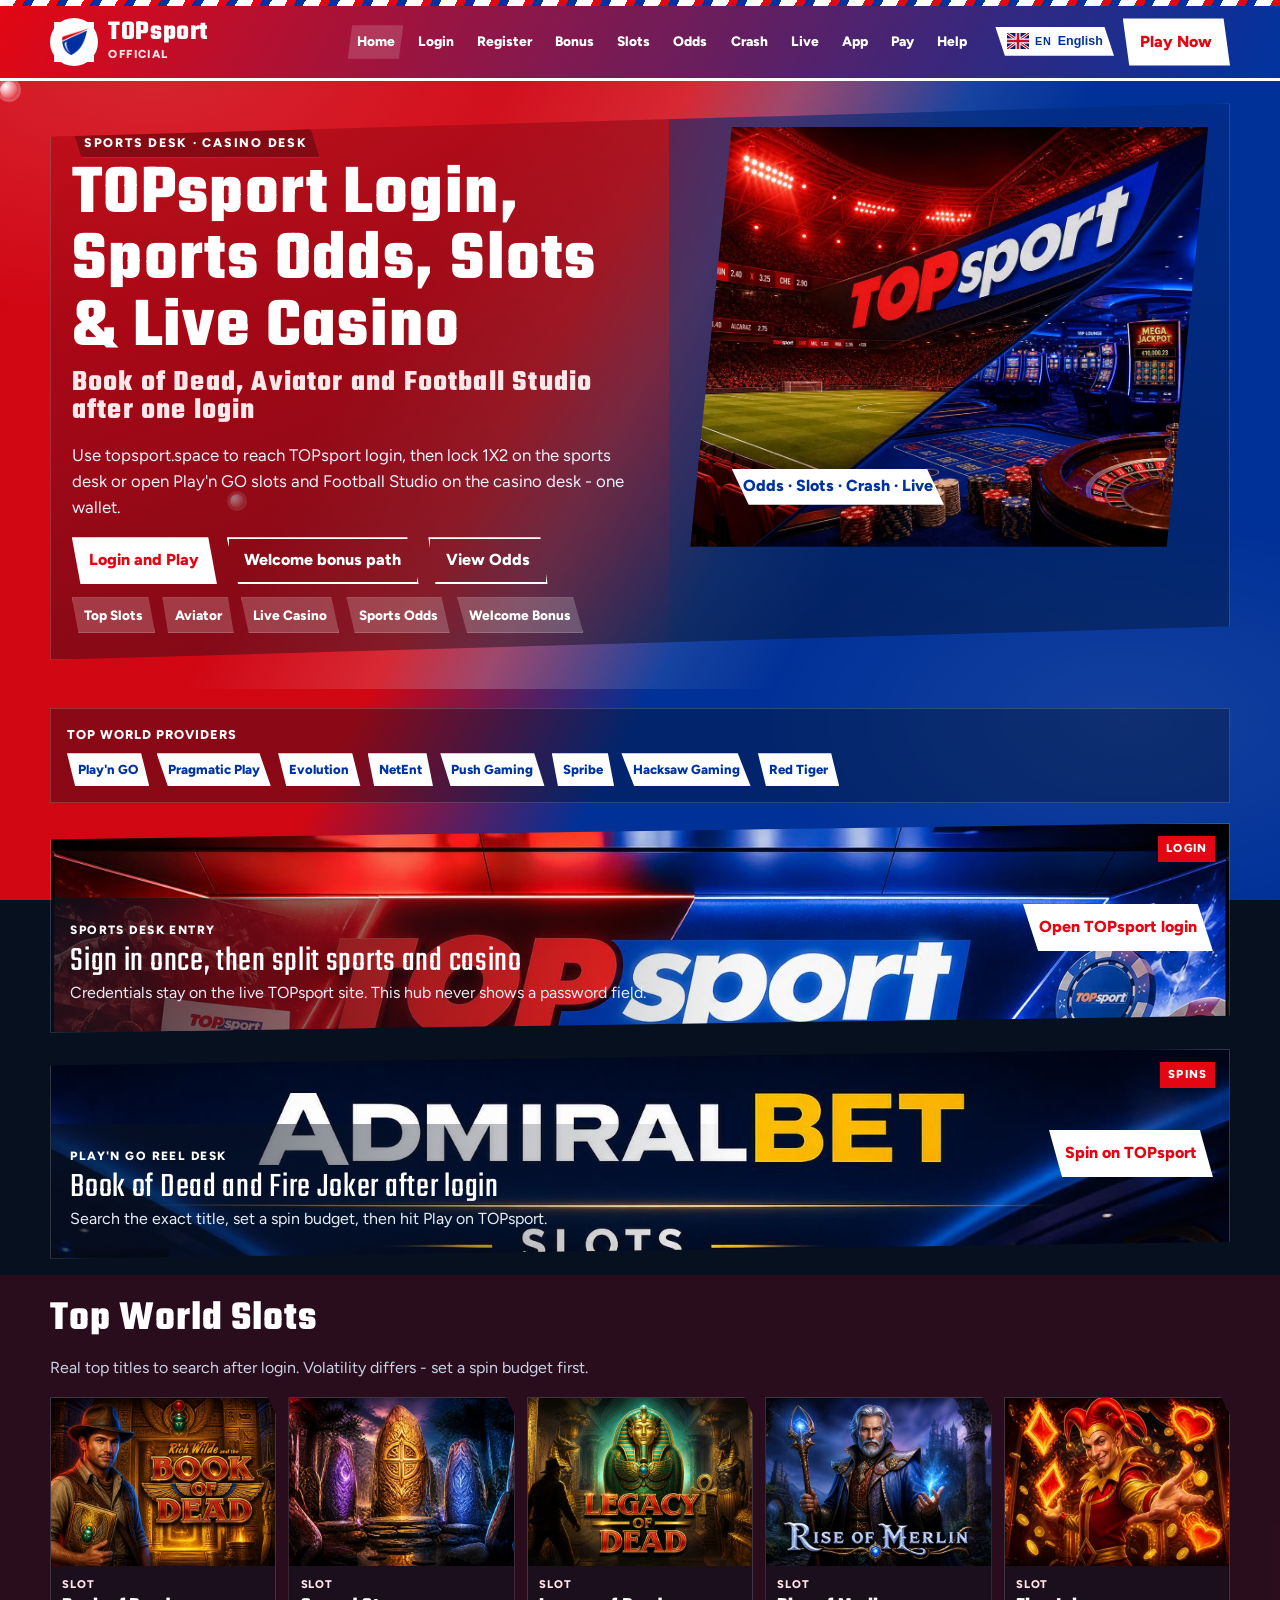
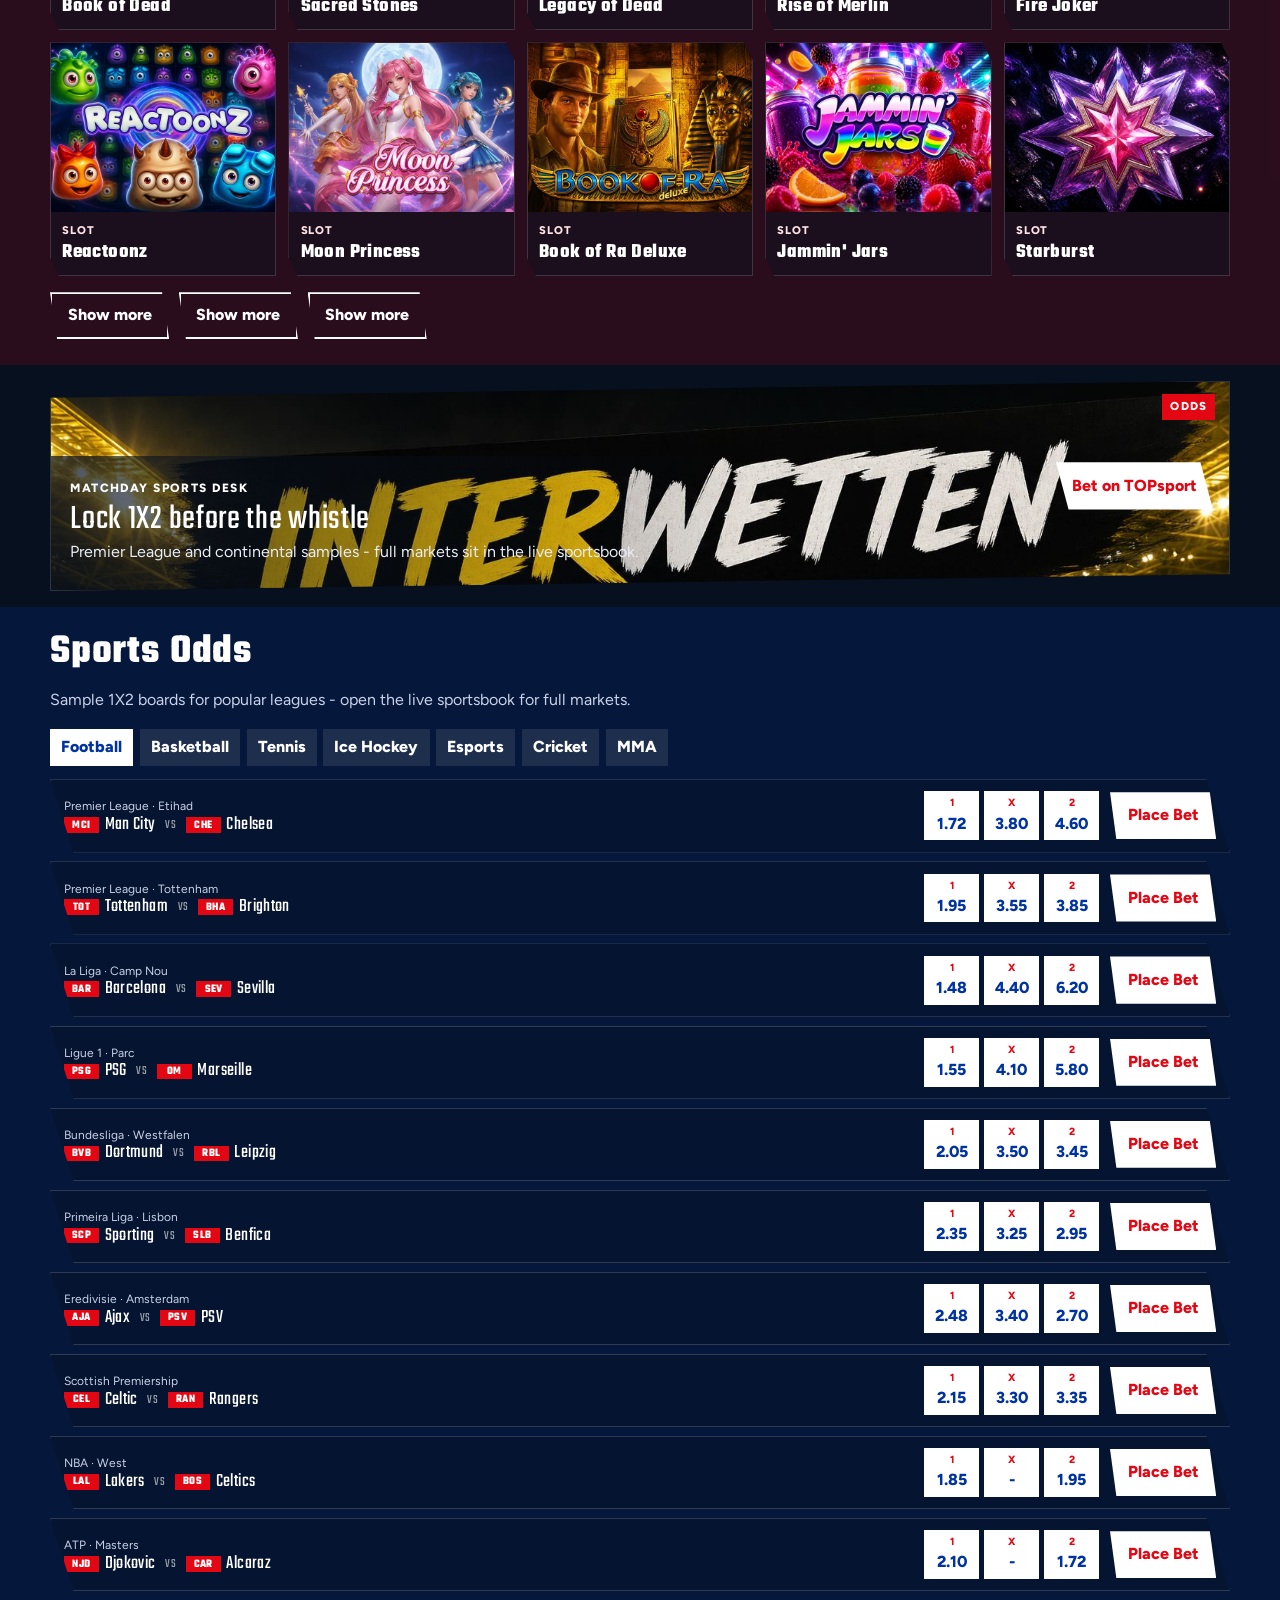
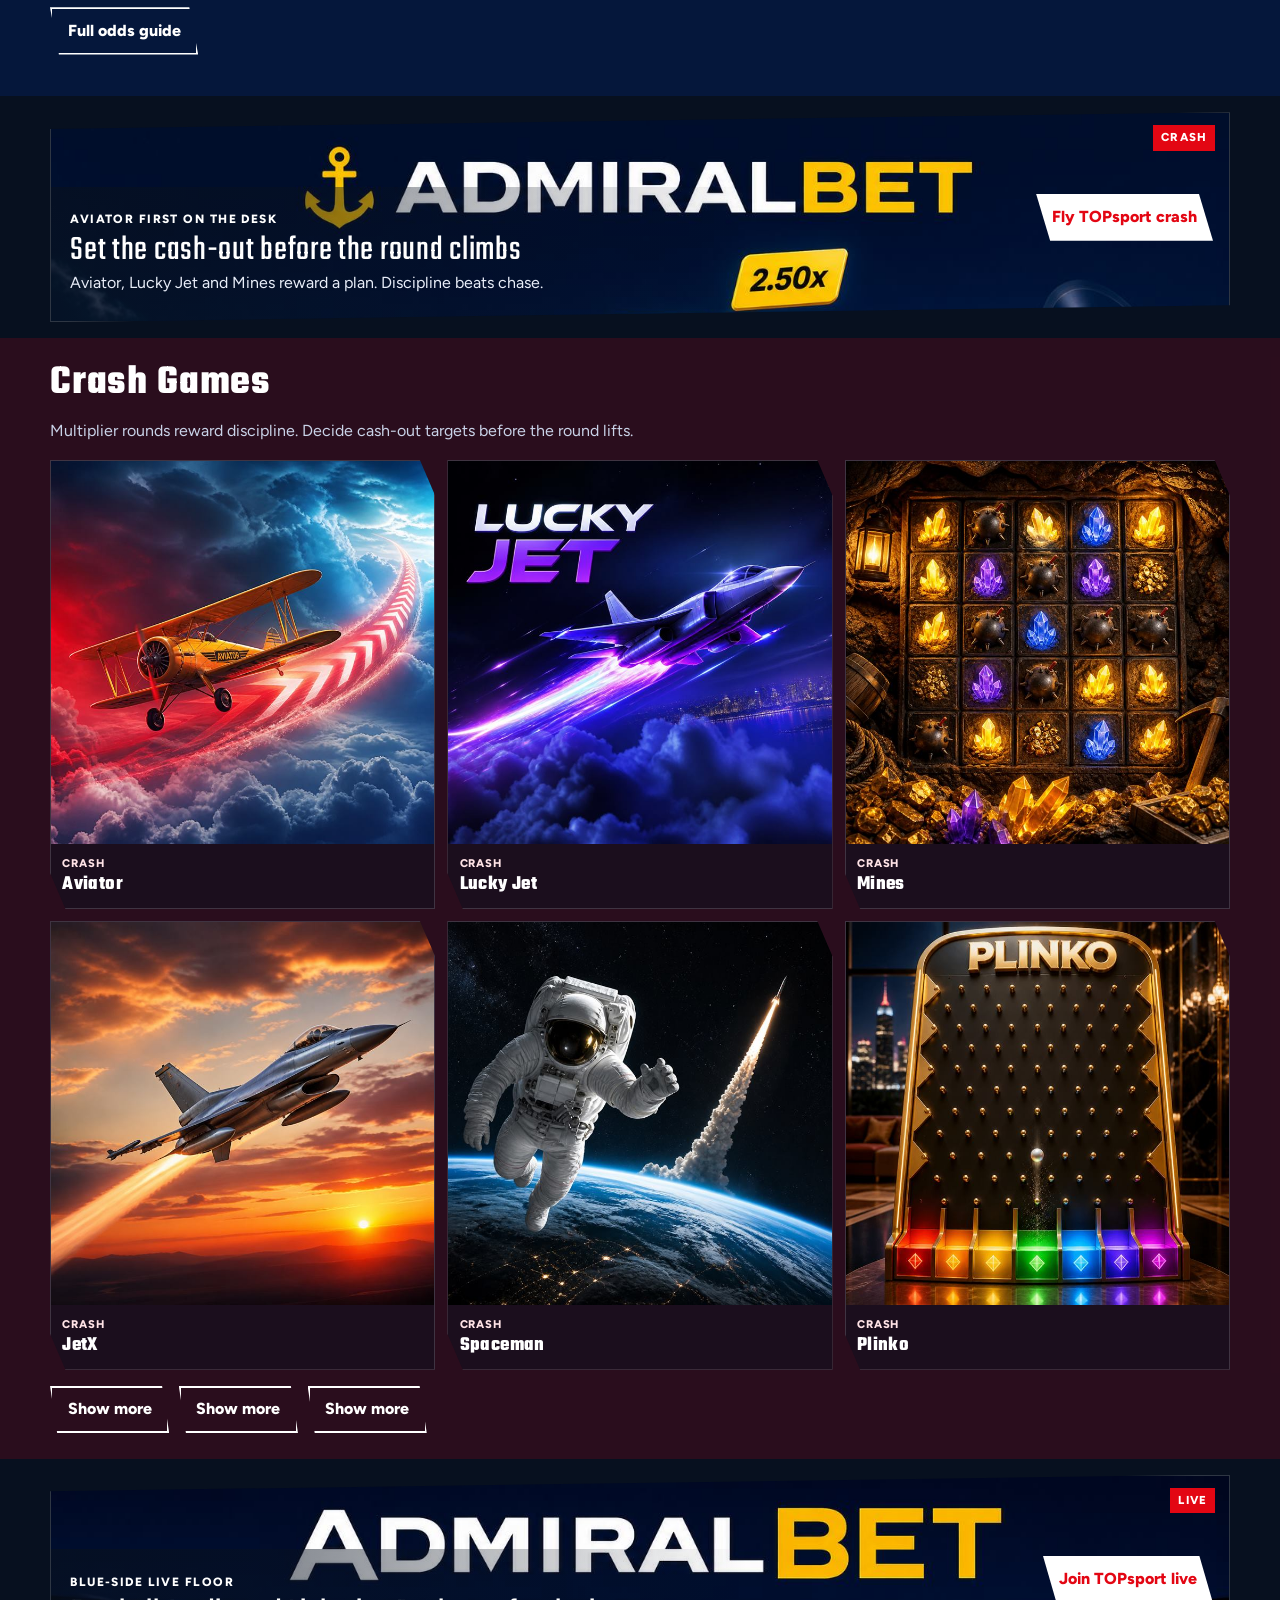
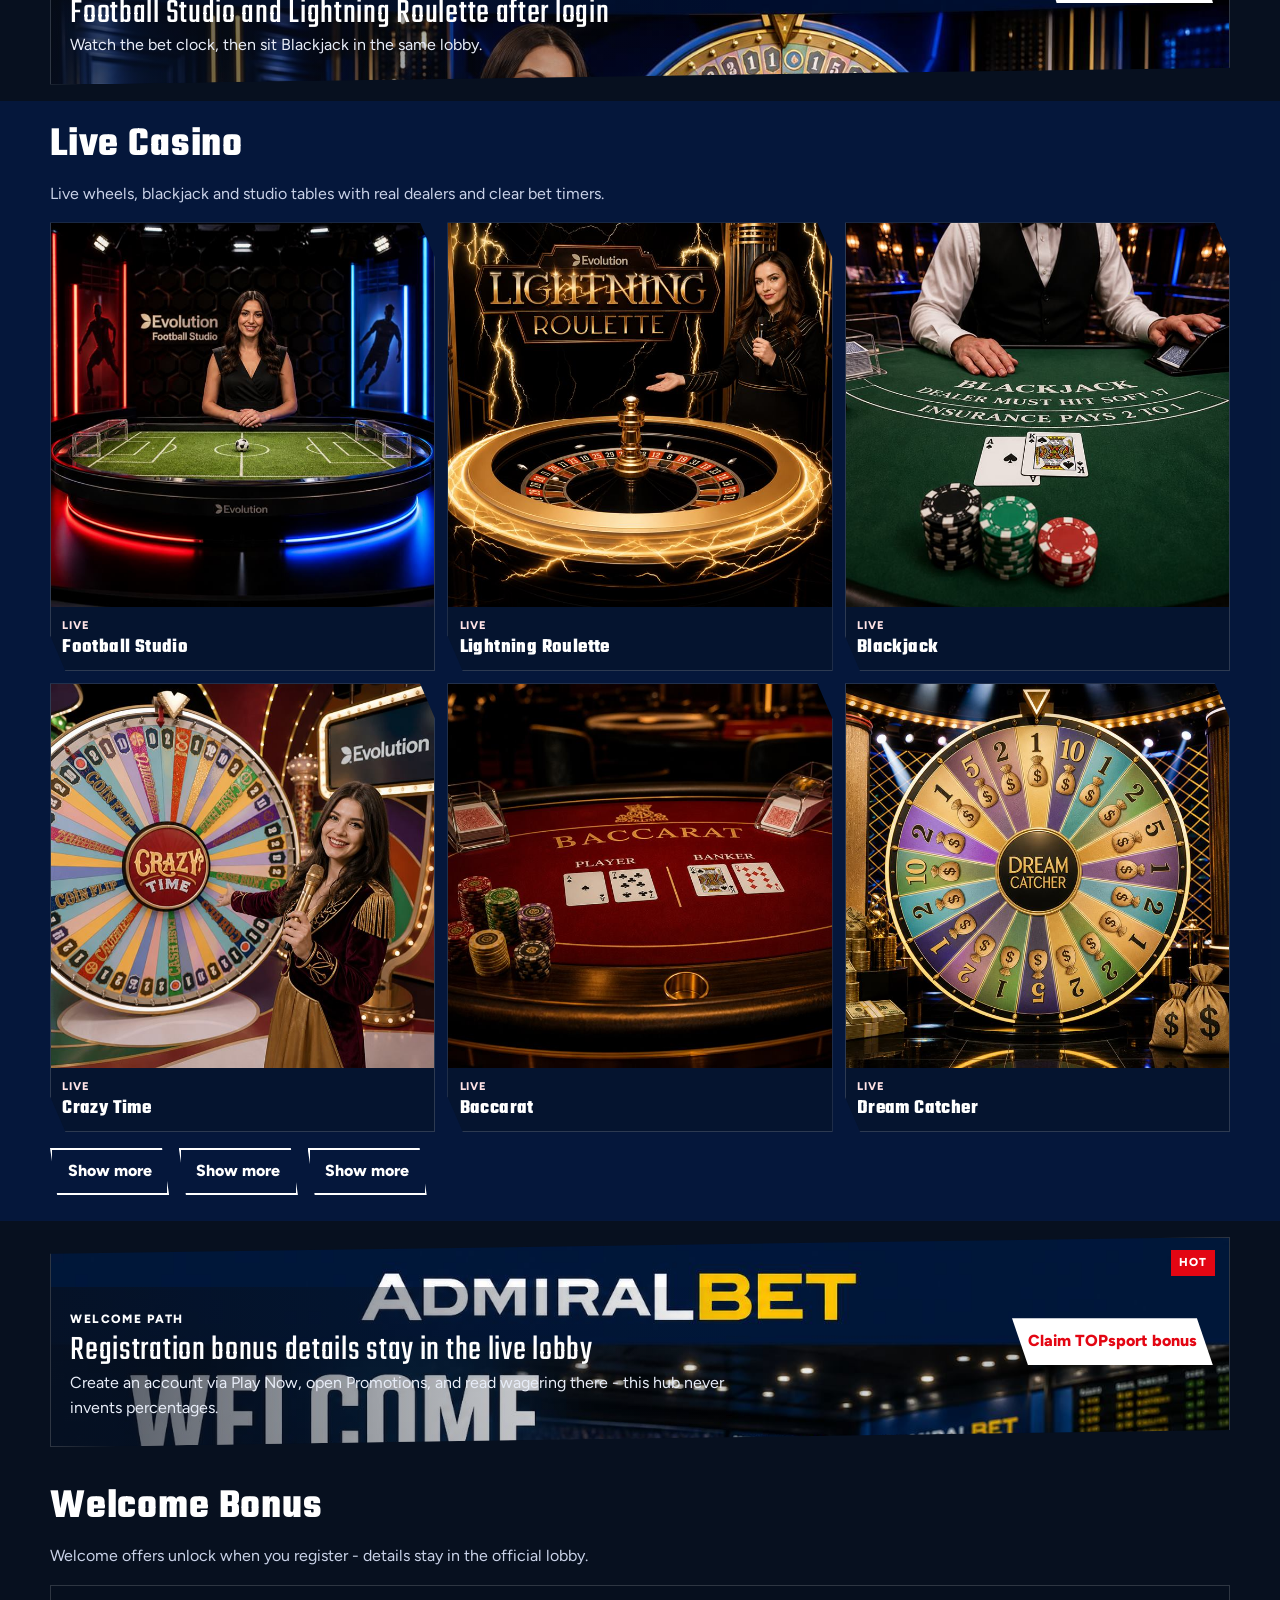
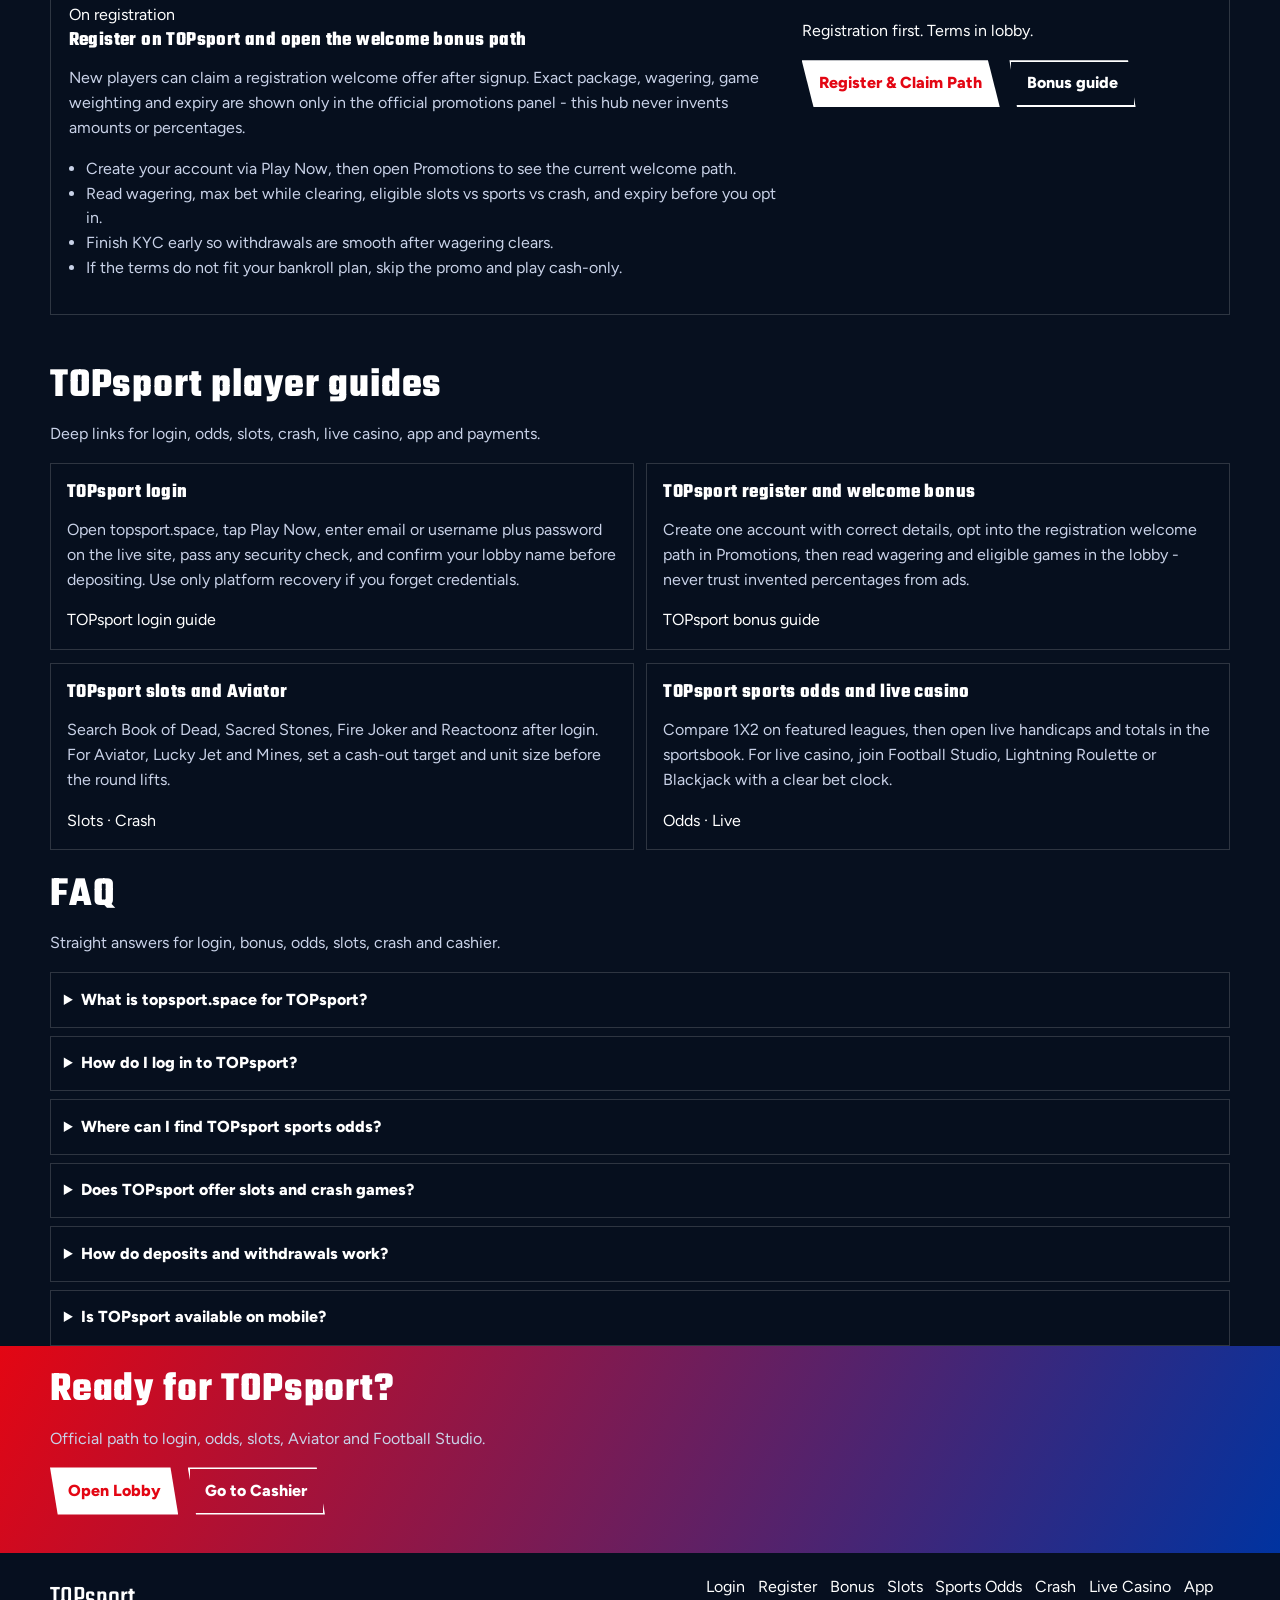
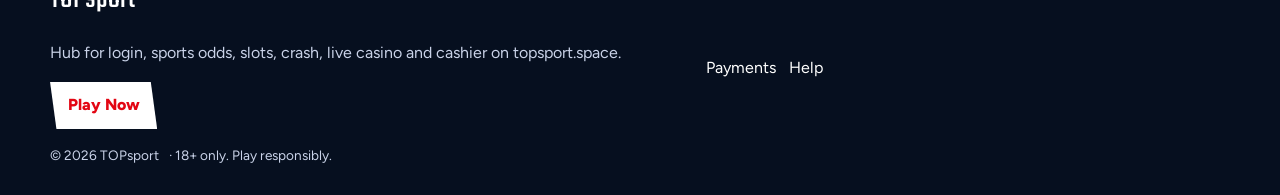
<file: index.html>
<!DOCTYPE html>
<html lang="en">
<head>
<meta charset="utf-8">
<meta name="viewport" content="width=device-width, initial-scale=1">
<title>TOPsport Login, Sports Odds, Slots &amp; Live Casino | topsport.space</title>
<meta name="description" content="Open TOPsport from topsport.space for login, Premier League odds, Book of Dead slots, Aviator crash and Football Studio. One account. 18+.">
<meta name="keywords" content="TOPsport, TOPsport login, TOPsport register, TOPsport bonus, TOPsport odds, Premier League, Book of Dead, Fire Joker, Reactoonz, Aviator, Lucky Jet, Football Studio, Lightning Roulette, topsport.space">
<meta name="robots" content="index,follow,max-image-preview:large">
<link rel="canonical" href="https://topsport.space/">
<link rel="alternate" hreflang="en" href="https://topsport.space/">
<link rel="alternate" hreflang="de" href="https://topsport.space/?lang=de">
<link rel="alternate" hreflang="ru" href="https://topsport.space/?lang=ru">
<link rel="alternate" hreflang="uk" href="https://topsport.space/?lang=uk">
<link rel="alternate" hreflang="pl" href="https://topsport.space/?lang=pl">
<link rel="alternate" hreflang="es" href="https://topsport.space/?lang=es">
<link rel="alternate" hreflang="pt" href="https://topsport.space/?lang=pt">
<link rel="alternate" hreflang="fr" href="https://topsport.space/?lang=fr">
<link rel="alternate" hreflang="it" href="https://topsport.space/?lang=it">
<link rel="alternate" hreflang="tr" href="https://topsport.space/?lang=tr">
<link rel="alternate" hreflang="nl" href="https://topsport.space/?lang=nl">
<link rel="alternate" hreflang="x-default" href="https://topsport.space/">
<meta property="og:type" content="website">
<meta property="og:site_name" content="TOPsport">
<meta property="og:title" content="TOPsport Login, Sports Odds, Slots &amp; Live Casino | topsport.space">
<meta property="og:description" content="Open TOPsport from topsport.space for login, Premier League odds, Book of Dead slots, Aviator crash and Football Studio. One account. 18+.">
<meta property="og:url" content="https://topsport.space/">
<meta property="og:image" content="https://topsport.space/assets/og.jpg">
<meta name="twitter:card" content="summary_large_image">
<meta name="twitter:title" content="TOPsport Login, Sports Odds, Slots &amp; Live Casino | topsport.space">
<meta name="twitter:description" content="Open TOPsport from topsport.space for login, Premier League odds, Book of Dead slots, Aviator crash and Football Studio. One account. 18+.">
<meta name="twitter:image" content="https://topsport.space/assets/og.jpg">
<link rel="icon" href="/favicon.ico" sizes="any">
<link rel="icon" type="image/png" sizes="32x32" href="/favicon-32x32.png">
<link rel="icon" type="image/png" sizes="48x48" href="/favicon-48x48.png">
<link rel="icon" type="image/png" sizes="96x96" href="/favicon-96x96.png">
<link rel="icon" type="image/png" sizes="192x192" href="/favicon-192x192.png">
<link rel="apple-touch-icon" sizes="180x180" href="/apple-touch-icon.png">
<link rel="manifest" href="/site.webmanifest">
<link rel="preconnect" href="https://fonts.googleapis.com">
<link rel="preconnect" href="https://fonts.gstatic.com" crossorigin>
<link href="https://fonts.googleapis.com/css2?family=Teko:wght@500;600;700&family=Figtree:wght@400;600;700;800&display=swap" rel="stylesheet">
<link rel="stylesheet" href="/css/styles.css">
<link rel="stylesheet" href="/css/i18n.css">
<script type="application/ld+json">{"@context":"https://schema.org","@type":"FAQPage","url":"https://topsport.space/","mainEntity":[{"@type":"Question","name":"What is topsport.space for TOPsport?","acceptedAnswer":{"@type":"Answer","text":"topsport.space is the orientation hub for TOPsport login, sports odds, Play'n GO slots, Aviator crash, Football Studio and cashier. Tap Play Now and confirm you land on the live TOPsport platform."}},{"@type":"Question","name":"How do I log in to TOPsport?","acceptedAnswer":{"@type":"Answer","text":"Open Play Now from topsport.space, enter your registered email or username and password on the live site, complete any security check, then confirm your account name appears in the lobby header."}},{"@type":"Question","name":"Where can I find TOPsport sports odds?","acceptedAnswer":{"@type":"Answer","text":"Use the sports desk on this hub, then continue to the live TOPsport sportsbook for 1X2, handicaps, totals and in-play markets across Premier League and Champions League."}},{"@type":"Question","name":"Does TOPsport offer slots and crash games?","acceptedAnswer":{"@type":"Answer","text":"Yes. Search Book of Dead, Sacred Stones, Fire Joker, Reactoonz, Aviator, Lucky Jet and Mines after login. Set a session budget before you spin or cash out."}},{"@type":"Question","name":"How do deposits and withdrawals work?","acceptedAnswer":{"@type":"Answer","text":"Fund via the cashier after login, complete KYC early if prompted, and use the same methods for withdrawals. Keep billing details consistent with your profile."}},{"@type":"Question","name":"Is TOPsport available on mobile?","acceptedAnswer":{"@type":"Answer","text":"One account works on phone and desktop browsers. Prefer a stable connection, avoid shared devices, and log out after cash sessions on borrowed phones."}}]}</script>
<script type="application/ld+json">{"@context":"https://schema.org","@type":"WebSite","name":"TOPsport","url":"https://topsport.space/","publisher":{"@type":"Organization","name":"TOPsport","url":"https://topsport.space/","logo":"https://topsport.space/assets/brand/logo.png"}}</script>
</head>
<body class="home">
<header class="site-header" id="siteHeader">
<div class="slash-bar" aria-hidden="true"></div>
<div class="wrap header-bar">
<a class="brand" href="/" aria-label="TOPsport home">
<span class="brand-mark"><img src="/assets/brand/logo.png" alt="TOPsport logo" width="40" height="40"></span>
<span class="brand-copy"><span class="brand-name">TOPsport</span><span class="brand-tag">Official</span></span>
</a>
<button class="nav-toggle" id="navToggle" aria-expanded="false" aria-controls="siteNav" type="button" aria-label="Open menu"><span></span><span></span><span></span></button>
<nav class="site-nav" id="siteNav" aria-label="Primary"><a class="nav-link is-active" href="/">Home</a><a class="nav-link" href="/ts-login.html">Login</a><a class="nav-link" href="/ts-join.html">Register</a><a class="nav-link" href="/ts-bonus.html">Bonus</a><a class="nav-link" href="/ts-slots.html">Slots</a><a class="nav-link" href="/ts-odds.html">Odds</a><a class="nav-link" href="/ts-crash.html">Crash</a><a class="nav-link" href="/ts-live.html">Live</a><a class="nav-link" href="/ts-app.html">App</a><a class="nav-link" href="/ts-pay.html">Pay</a><a class="nav-link" href="/ts-help.html">Help</a></nav>
<div class="header-actions"><div class="lang-switch" id="langSwitch"><button type="button" class="lang-switch-btn" aria-haspopup="listbox" aria-expanded="false" aria-label="Language"><img class="lang-flag-img" src="/assets/flags/gb.svg" width="22" height="16" alt="English flag" loading="lazy" decoding="async"><span class="lang-code">EN</span><span class="lang-name" data-i18n-skip="1">English</span></button><div class="lang-switch-panel" role="listbox"></div></div><a class="btn btn-accent header-cta" href="https://dscdscds913.online/TKSFJ2pb?sub_id_1=topsport" rel="nofollow sponsored noopener" target="_blank">Play Now</a></div>
</div>
</header>
<section class="split-hero">
<div class="sweep-layer" aria-hidden="true"></div>
<div class="chip-layer" aria-hidden="true"><span class="chip-float"></span><span class="chip-float b"></span><span class="chip-float c"></span></div>
<div class="wrap"><div class="hero-desk">
<div class="pitch-panel">
<div class="eyebrow">Sports desk · Casino desk</div>
<h1>TOPsport Login, Sports Odds, Slots &amp; Live Casino<span>Book of Dead, Aviator and Football Studio after one login</span></h1>
<p class="lead">Use topsport.space to reach TOPsport login, then lock 1X2 on the sports desk or open Play'n GO slots and Football Studio on the casino desk  -  one wallet.</p>
<div class="cta-row">
<a class="btn btn-accent" href="https://dscdscds913.online/TKSFJ2pb?sub_id_1=topsport" rel="nofollow sponsored noopener" target="_blank">Login and Play</a>
<a class="btn btn-ghost" href="/ts-bonus.html">Welcome bonus path</a>
<a class="btn btn-ghost" href="/ts-odds.html">View Odds</a>
</div>
<div class="hero-chips" aria-label="Quick links">
<a class="chip chip-hot" href="#slots">Top Slots</a>
<a class="chip chip-hot" href="#crash">Aviator</a>
<a class="chip chip-hot" href="#live">Live Casino</a>
<a class="chip chip-hot" href="#odds">Sports Odds</a>
<a class="chip chip-hot" href="#bonus">Welcome Bonus</a>
</div>
</div>
<div class="floor-panel">
<div class="hero-visual hero-stage" aria-label="TOPsport sports and casino">
<img class="hero-img" src="/assets/hero.jpg" alt="TOPsport sports betting and casino" width="1400" height="1050" loading="eager">
<div class="hero-badge">Odds · Slots · Crash · Live</div>
</div>
</div>
</div></div>
</section>
<div class="wrap"><div class="providers-block"><div class="providers-label">Top world providers</div><div class="providers-strip"><a class="provider-chip" href="https://dscdscds913.online/TKSFJ2pb?sub_id_1=topsport" rel="nofollow sponsored noopener" target="_blank">Play'n GO</a><a class="provider-chip" href="https://dscdscds913.online/TKSFJ2pb?sub_id_1=topsport" rel="nofollow sponsored noopener" target="_blank">Pragmatic Play</a><a class="provider-chip" href="https://dscdscds913.online/TKSFJ2pb?sub_id_1=topsport" rel="nofollow sponsored noopener" target="_blank">Evolution</a><a class="provider-chip" href="https://dscdscds913.online/TKSFJ2pb?sub_id_1=topsport" rel="nofollow sponsored noopener" target="_blank">NetEnt</a><a class="provider-chip" href="https://dscdscds913.online/TKSFJ2pb?sub_id_1=topsport" rel="nofollow sponsored noopener" target="_blank">Push Gaming</a><a class="provider-chip" href="https://dscdscds913.online/TKSFJ2pb?sub_id_1=topsport" rel="nofollow sponsored noopener" target="_blank">Spribe</a><a class="provider-chip" href="https://dscdscds913.online/TKSFJ2pb?sub_id_1=topsport" rel="nofollow sponsored noopener" target="_blank">Hacksaw Gaming</a><a class="provider-chip" href="https://dscdscds913.online/TKSFJ2pb?sub_id_1=topsport" rel="nofollow sponsored noopener" target="_blank">Red Tiger</a></div></div></div>
<div class="wrap"><a class="slash-promo" href="https://dscdscds913.online/TKSFJ2pb?sub_id_1=topsport" rel="nofollow sponsored noopener" target="_blank"><span class="promo-badge">LOGIN</span><div class="promo-media"><img src="/assets/promo/promo-login.jpg" alt="TOPsport login promo" width="1600" height="900" loading="lazy"></div><div class="promo-copy"><span class="promo-kicker">Sports desk entry</span><div class="promo-title">Sign in once, then split sports and casino</div><p class="promo-sub">Credentials stay on the live TOPsport site. This hub never shows a password field.</p></div><span class="promo-cta">Open TOPsport login</span></a></div>
<div class="wrap"><a class="slash-promo" href="https://dscdscds913.online/TKSFJ2pb?sub_id_1=topsport" rel="nofollow sponsored noopener" target="_blank"><span class="promo-badge">SPINS</span><div class="promo-media"><img src="/assets/promo/promo-slots.jpg" alt="TOPsport slots promo" width="1600" height="900" loading="lazy"></div><div class="promo-copy"><span class="promo-kicker">Play'n GO reel desk</span><div class="promo-title">Book of Dead and Fire Joker after login</div><p class="promo-sub">Search the exact title, set a spin budget, then hit Play on TOPsport.</p></div><span class="promo-cta">Spin on TOPsport</span></a></div>
<section class="section section-hot" id="slots"><div class="wrap">
<div class="section-head"><h2>Top World Slots</h2><p class="mute">Real top titles to search after login. Volatility differs  -  set a spin budget first.</p></div>
<div class="card-grid">
<article class="game-card"><a class="js-offer-card" href="https://dscdscds913.online/TKSFJ2pb?sub_id_1=topsport" rel="nofollow sponsored noopener" target="_blank"><img src="/assets/slots/slots-01.jpg" alt="Book of Dead" width="320" height="240" loading="lazy"><div class="card-meta"><div class="tag">Slot</div><h3>Book of Dead</h3></div></a></article>
<article class="game-card"><a class="js-offer-card" href="https://dscdscds913.online/TKSFJ2pb?sub_id_1=topsport" rel="nofollow sponsored noopener" target="_blank"><img src="/assets/slots/slots-02.jpg" alt="Sacred Stones" width="320" height="240" loading="lazy"><div class="card-meta"><div class="tag">Slot</div><h3>Sacred Stones</h3></div></a></article>
<article class="game-card"><a class="js-offer-card" href="https://dscdscds913.online/TKSFJ2pb?sub_id_1=topsport" rel="nofollow sponsored noopener" target="_blank"><img src="/assets/slots/slots-03.jpg" alt="Legacy of Dead" width="320" height="240" loading="lazy"><div class="card-meta"><div class="tag">Slot</div><h3>Legacy of Dead</h3></div></a></article>
<article class="game-card"><a class="js-offer-card" href="https://dscdscds913.online/TKSFJ2pb?sub_id_1=topsport" rel="nofollow sponsored noopener" target="_blank"><img src="/assets/slots/slots-04.jpg" alt="Rise of Merlin" width="320" height="240" loading="lazy"><div class="card-meta"><div class="tag">Slot</div><h3>Rise of Merlin</h3></div></a></article>
<article class="game-card"><a class="js-offer-card" href="https://dscdscds913.online/TKSFJ2pb?sub_id_1=topsport" rel="nofollow sponsored noopener" target="_blank"><img src="/assets/slots/slots-05.jpg" alt="Fire Joker" width="320" height="240" loading="lazy"><div class="card-meta"><div class="tag">Slot</div><h3>Fire Joker</h3></div></a></article>
<article class="game-card"><a class="js-offer-card" href="https://dscdscds913.online/TKSFJ2pb?sub_id_1=topsport" rel="nofollow sponsored noopener" target="_blank"><img src="/assets/slots/slots-06.jpg" alt="Reactoonz" width="320" height="240" loading="lazy"><div class="card-meta"><div class="tag">Slot</div><h3>Reactoonz</h3></div></a></article>
<article class="game-card"><a class="js-offer-card" href="https://dscdscds913.online/TKSFJ2pb?sub_id_1=topsport" rel="nofollow sponsored noopener" target="_blank"><img src="/assets/slots/slots-07.jpg" alt="Moon Princess" width="320" height="240" loading="lazy"><div class="card-meta"><div class="tag">Slot</div><h3>Moon Princess</h3></div></a></article>
<article class="game-card"><a class="js-offer-card" href="https://dscdscds913.online/TKSFJ2pb?sub_id_1=topsport" rel="nofollow sponsored noopener" target="_blank"><img src="/assets/slots/slots-08.jpg" alt="Book of Ra Deluxe" width="320" height="240" loading="lazy"><div class="card-meta"><div class="tag">Slot</div><h3>Book of Ra Deluxe</h3></div></a></article>
<article class="game-card"><a class="js-offer-card" href="https://dscdscds913.online/TKSFJ2pb?sub_id_1=topsport" rel="nofollow sponsored noopener" target="_blank"><img src="/assets/slots/slots-09.jpg" alt="Jammin' Jars" width="320" height="240" loading="lazy"><div class="card-meta"><div class="tag">Slot</div><h3>Jammin' Jars</h3></div></a></article>
<article class="game-card"><a class="js-offer-card" href="https://dscdscds913.online/TKSFJ2pb?sub_id_1=topsport" rel="nofollow sponsored noopener" target="_blank"><img src="/assets/slots/slots-10.jpg" alt="Starburst" width="320" height="240" loading="lazy"><div class="card-meta"><div class="tag">Slot</div><h3>Starburst</h3></div></a></article>
</div>
<div class="grid-more trio"><a class="btn btn-ghost js-offer-card" href="https://dscdscds913.online/TKSFJ2pb?sub_id_1=topsport" rel="nofollow sponsored noopener" target="_blank">Show more</a><a class="btn btn-ghost js-offer-card" href="https://dscdscds913.online/TKSFJ2pb?sub_id_1=topsport" rel="nofollow sponsored noopener" target="_blank">Show more</a><a class="btn btn-ghost js-offer-card" href="https://dscdscds913.online/TKSFJ2pb?sub_id_1=topsport" rel="nofollow sponsored noopener" target="_blank">Show more</a></div>
</div></section>
<div class="wrap"><a class="slash-promo" href="https://dscdscds913.online/TKSFJ2pb?sub_id_1=topsport" rel="nofollow sponsored noopener" target="_blank"><span class="promo-badge">ODDS</span><div class="promo-media"><img src="/assets/promo/promo-odds.jpg" alt="TOPsport odds promo" width="1600" height="900" loading="lazy"></div><div class="promo-copy"><span class="promo-kicker">Matchday sports desk</span><div class="promo-title">Lock 1X2 before the whistle</div><p class="promo-sub">Premier League and continental samples  -  full markets sit in the live sportsbook.</p></div><span class="promo-cta">Bet on TOPsport</span></a></div>
<section class="section section-alt" id="odds"><div class="wrap">
<div class="section-head"><h2>Sports Odds</h2><p class="mute">Sample 1X2 boards for popular leagues  -  open the live sportsbook for full markets.</p></div>
<nav class="odds-sports" aria-label="Sports markets"><a class="odds-sport is-active" href="https://dscdscds913.online/TKSFJ2pb?sub_id_1=topsport" rel="nofollow sponsored noopener" target="_blank">Football</a><a class="odds-sport" href="https://dscdscds913.online/TKSFJ2pb?sub_id_1=topsport" rel="nofollow sponsored noopener" target="_blank">Basketball</a><a class="odds-sport" href="https://dscdscds913.online/TKSFJ2pb?sub_id_1=topsport" rel="nofollow sponsored noopener" target="_blank">Tennis</a><a class="odds-sport" href="https://dscdscds913.online/TKSFJ2pb?sub_id_1=topsport" rel="nofollow sponsored noopener" target="_blank">Ice Hockey</a><a class="odds-sport" href="https://dscdscds913.online/TKSFJ2pb?sub_id_1=topsport" rel="nofollow sponsored noopener" target="_blank">Esports</a><a class="odds-sport" href="https://dscdscds913.online/TKSFJ2pb?sub_id_1=topsport" rel="nofollow sponsored noopener" target="_blank">Cricket</a><a class="odds-sport" href="https://dscdscds913.online/TKSFJ2pb?sub_id_1=topsport" rel="nofollow sponsored noopener" target="_blank">MMA</a></nav>
<div class="odds-board">
<article class="odds-row"><div><div class="odds-meta">Premier League · Etihad</div><div class="odds-match"><span class="team"><span class="team-badge">MCI</span><span class="team-name">Man City</span></span><span class="odds-vs">VS</span><span class="team"><span class="team-badge">CHE</span><span class="team-name">Chelsea</span></span></div></div><div class="odds-prices"><div class="price"><small>1</small>1.72</div><div class="price"><small>X</small>3.80</div><div class="price"><small>2</small>4.60</div></div><a class="btn btn-accent" href="https://dscdscds913.online/TKSFJ2pb?sub_id_1=topsport" rel="nofollow sponsored noopener" target="_blank">Place Bet</a></article>
<article class="odds-row"><div><div class="odds-meta">Premier League · Tottenham</div><div class="odds-match"><span class="team"><span class="team-badge">TOT</span><span class="team-name">Tottenham</span></span><span class="odds-vs">VS</span><span class="team"><span class="team-badge">BHA</span><span class="team-name">Brighton</span></span></div></div><div class="odds-prices"><div class="price"><small>1</small>1.95</div><div class="price"><small>X</small>3.55</div><div class="price"><small>2</small>3.85</div></div><a class="btn btn-accent" href="https://dscdscds913.online/TKSFJ2pb?sub_id_1=topsport" rel="nofollow sponsored noopener" target="_blank">Place Bet</a></article>
<article class="odds-row"><div><div class="odds-meta">La Liga · Camp Nou</div><div class="odds-match"><span class="team"><span class="team-badge">BAR</span><span class="team-name">Barcelona</span></span><span class="odds-vs">VS</span><span class="team"><span class="team-badge">SEV</span><span class="team-name">Sevilla</span></span></div></div><div class="odds-prices"><div class="price"><small>1</small>1.48</div><div class="price"><small>X</small>4.40</div><div class="price"><small>2</small>6.20</div></div><a class="btn btn-accent" href="https://dscdscds913.online/TKSFJ2pb?sub_id_1=topsport" rel="nofollow sponsored noopener" target="_blank">Place Bet</a></article>
<article class="odds-row"><div><div class="odds-meta">Ligue 1 · Parc</div><div class="odds-match"><span class="team"><span class="team-badge">PSG</span><span class="team-name">PSG</span></span><span class="odds-vs">VS</span><span class="team"><span class="team-badge">OM</span><span class="team-name">Marseille</span></span></div></div><div class="odds-prices"><div class="price"><small>1</small>1.55</div><div class="price"><small>X</small>4.10</div><div class="price"><small>2</small>5.80</div></div><a class="btn btn-accent" href="https://dscdscds913.online/TKSFJ2pb?sub_id_1=topsport" rel="nofollow sponsored noopener" target="_blank">Place Bet</a></article>
<article class="odds-row"><div><div class="odds-meta">Bundesliga · Westfalen</div><div class="odds-match"><span class="team"><span class="team-badge">BVB</span><span class="team-name">Dortmund</span></span><span class="odds-vs">VS</span><span class="team"><span class="team-badge">RBL</span><span class="team-name">Leipzig</span></span></div></div><div class="odds-prices"><div class="price"><small>1</small>2.05</div><div class="price"><small>X</small>3.50</div><div class="price"><small>2</small>3.45</div></div><a class="btn btn-accent" href="https://dscdscds913.online/TKSFJ2pb?sub_id_1=topsport" rel="nofollow sponsored noopener" target="_blank">Place Bet</a></article>
<article class="odds-row"><div><div class="odds-meta">Primeira Liga · Lisbon</div><div class="odds-match"><span class="team"><span class="team-badge">SCP</span><span class="team-name">Sporting</span></span><span class="odds-vs">VS</span><span class="team"><span class="team-badge">SLB</span><span class="team-name">Benfica</span></span></div></div><div class="odds-prices"><div class="price"><small>1</small>2.35</div><div class="price"><small>X</small>3.25</div><div class="price"><small>2</small>2.95</div></div><a class="btn btn-accent" href="https://dscdscds913.online/TKSFJ2pb?sub_id_1=topsport" rel="nofollow sponsored noopener" target="_blank">Place Bet</a></article>
<article class="odds-row"><div><div class="odds-meta">Eredivisie · Amsterdam</div><div class="odds-match"><span class="team"><span class="team-badge">AJA</span><span class="team-name">Ajax</span></span><span class="odds-vs">VS</span><span class="team"><span class="team-badge">PSV</span><span class="team-name">PSV</span></span></div></div><div class="odds-prices"><div class="price"><small>1</small>2.48</div><div class="price"><small>X</small>3.40</div><div class="price"><small>2</small>2.70</div></div><a class="btn btn-accent" href="https://dscdscds913.online/TKSFJ2pb?sub_id_1=topsport" rel="nofollow sponsored noopener" target="_blank">Place Bet</a></article>
<article class="odds-row"><div><div class="odds-meta">Scottish Premiership</div><div class="odds-match"><span class="team"><span class="team-badge">CEL</span><span class="team-name">Celtic</span></span><span class="odds-vs">VS</span><span class="team"><span class="team-badge">RAN</span><span class="team-name">Rangers</span></span></div></div><div class="odds-prices"><div class="price"><small>1</small>2.15</div><div class="price"><small>X</small>3.30</div><div class="price"><small>2</small>3.35</div></div><a class="btn btn-accent" href="https://dscdscds913.online/TKSFJ2pb?sub_id_1=topsport" rel="nofollow sponsored noopener" target="_blank">Place Bet</a></article>
<article class="odds-row"><div><div class="odds-meta">NBA · West</div><div class="odds-match"><span class="team"><span class="team-badge">LAL</span><span class="team-name">Lakers</span></span><span class="odds-vs">VS</span><span class="team"><span class="team-badge">BOS</span><span class="team-name">Celtics</span></span></div></div><div class="odds-prices"><div class="price"><small>1</small>1.85</div><div class="price"><small>X</small> - </div><div class="price"><small>2</small>1.95</div></div><a class="btn btn-accent" href="https://dscdscds913.online/TKSFJ2pb?sub_id_1=topsport" rel="nofollow sponsored noopener" target="_blank">Place Bet</a></article>
<article class="odds-row"><div><div class="odds-meta">ATP · Masters</div><div class="odds-match"><span class="team"><span class="team-badge">NJD</span><span class="team-name">Djokovic</span></span><span class="odds-vs">VS</span><span class="team"><span class="team-badge">CAR</span><span class="team-name">Alcaraz</span></span></div></div><div class="odds-prices"><div class="price"><small>1</small>2.10</div><div class="price"><small>X</small> - </div><div class="price"><small>2</small>1.72</div></div><a class="btn btn-accent" href="https://dscdscds913.online/TKSFJ2pb?sub_id_1=topsport" rel="nofollow sponsored noopener" target="_blank">Place Bet</a></article>
</div>
<p style="margin-top:1rem"><a class="btn btn-ghost" href="/ts-odds.html">Full odds guide</a></p>
</div></section>
<div class="wrap"><a class="slash-promo" href="https://dscdscds913.online/TKSFJ2pb?sub_id_1=topsport" rel="nofollow sponsored noopener" target="_blank"><span class="promo-badge">CRASH</span><div class="promo-media"><img src="/assets/promo/promo-crash.jpg" alt="TOPsport crash promo" width="1600" height="900" loading="lazy"></div><div class="promo-copy"><span class="promo-kicker">Aviator first on the desk</span><div class="promo-title">Set the cash-out before the round climbs</div><p class="promo-sub">Aviator, Lucky Jet and Mines reward a plan. Discipline beats chase.</p></div><span class="promo-cta">Fly TOPsport crash</span></a></div>
<section class="section section-hot" id="crash"><div class="wrap">
<div class="section-head"><h2>Crash Games</h2><p class="mute">Multiplier rounds reward discipline. Decide cash-out targets before the round lifts.</p></div>
<div class="crash-grid">
<article class="game-card"><a class="js-offer-card" href="https://dscdscds913.online/TKSFJ2pb?sub_id_1=topsport" rel="nofollow sponsored noopener" target="_blank"><img src="/assets/crash/crash-01.jpg" alt="Aviator" width="320" height="240" loading="lazy"><div class="card-meta"><div class="tag">Crash</div><h3>Aviator</h3></div></a></article>
<article class="game-card"><a class="js-offer-card" href="https://dscdscds913.online/TKSFJ2pb?sub_id_1=topsport" rel="nofollow sponsored noopener" target="_blank"><img src="/assets/crash/crash-02.jpg" alt="Lucky Jet" width="320" height="240" loading="lazy"><div class="card-meta"><div class="tag">Crash</div><h3>Lucky Jet</h3></div></a></article>
<article class="game-card"><a class="js-offer-card" href="https://dscdscds913.online/TKSFJ2pb?sub_id_1=topsport" rel="nofollow sponsored noopener" target="_blank"><img src="/assets/crash/crash-03.jpg" alt="Mines" width="320" height="240" loading="lazy"><div class="card-meta"><div class="tag">Crash</div><h3>Mines</h3></div></a></article>
<article class="game-card"><a class="js-offer-card" href="https://dscdscds913.online/TKSFJ2pb?sub_id_1=topsport" rel="nofollow sponsored noopener" target="_blank"><img src="/assets/crash/crash-04.jpg" alt="JetX" width="320" height="240" loading="lazy"><div class="card-meta"><div class="tag">Crash</div><h3>JetX</h3></div></a></article>
<article class="game-card"><a class="js-offer-card" href="https://dscdscds913.online/TKSFJ2pb?sub_id_1=topsport" rel="nofollow sponsored noopener" target="_blank"><img src="/assets/crash/crash-05.jpg" alt="Spaceman" width="320" height="240" loading="lazy"><div class="card-meta"><div class="tag">Crash</div><h3>Spaceman</h3></div></a></article>
<article class="game-card"><a class="js-offer-card" href="https://dscdscds913.online/TKSFJ2pb?sub_id_1=topsport" rel="nofollow sponsored noopener" target="_blank"><img src="/assets/crash/crash-06.jpg" alt="Plinko" width="320" height="240" loading="lazy"><div class="card-meta"><div class="tag">Crash</div><h3>Plinko</h3></div></a></article>
</div>
<div class="grid-more trio"><a class="btn btn-ghost js-offer-card" href="https://dscdscds913.online/TKSFJ2pb?sub_id_1=topsport" rel="nofollow sponsored noopener" target="_blank">Show more</a><a class="btn btn-ghost js-offer-card" href="https://dscdscds913.online/TKSFJ2pb?sub_id_1=topsport" rel="nofollow sponsored noopener" target="_blank">Show more</a><a class="btn btn-ghost js-offer-card" href="https://dscdscds913.online/TKSFJ2pb?sub_id_1=topsport" rel="nofollow sponsored noopener" target="_blank">Show more</a></div>
</div></section>
<div class="wrap"><a class="slash-promo" href="https://dscdscds913.online/TKSFJ2pb?sub_id_1=topsport" rel="nofollow sponsored noopener" target="_blank"><span class="promo-badge">LIVE</span><div class="promo-media"><img src="/assets/promo/promo-live.jpg" alt="TOPsport live promo" width="1600" height="900" loading="lazy"></div><div class="promo-copy"><span class="promo-kicker">Blue-side live floor</span><div class="promo-title">Football Studio and Lightning Roulette after login</div><p class="promo-sub">Watch the bet clock, then sit Blackjack in the same lobby.</p></div><span class="promo-cta">Join TOPsport live</span></a></div>
<section class="section section-alt" id="live"><div class="wrap">
<div class="section-head"><h2>Live Casino</h2><p class="mute">Live wheels, blackjack and studio tables with real dealers and clear bet timers.</p></div>
<div class="live-grid">
<article class="game-card"><a class="js-offer-card" href="https://dscdscds913.online/TKSFJ2pb?sub_id_1=topsport" rel="nofollow sponsored noopener" target="_blank"><img src="/assets/live/live-01.jpg" alt="Football Studio" width="320" height="240" loading="lazy"><div class="card-meta"><div class="tag">Live</div><h3>Football Studio</h3></div></a></article>
<article class="game-card"><a class="js-offer-card" href="https://dscdscds913.online/TKSFJ2pb?sub_id_1=topsport" rel="nofollow sponsored noopener" target="_blank"><img src="/assets/live/live-02.jpg" alt="Lightning Roulette" width="320" height="240" loading="lazy"><div class="card-meta"><div class="tag">Live</div><h3>Lightning Roulette</h3></div></a></article>
<article class="game-card"><a class="js-offer-card" href="https://dscdscds913.online/TKSFJ2pb?sub_id_1=topsport" rel="nofollow sponsored noopener" target="_blank"><img src="/assets/live/live-03.jpg" alt="Blackjack" width="320" height="240" loading="lazy"><div class="card-meta"><div class="tag">Live</div><h3>Blackjack</h3></div></a></article>
<article class="game-card"><a class="js-offer-card" href="https://dscdscds913.online/TKSFJ2pb?sub_id_1=topsport" rel="nofollow sponsored noopener" target="_blank"><img src="/assets/live/live-04.jpg" alt="Crazy Time" width="320" height="240" loading="lazy"><div class="card-meta"><div class="tag">Live</div><h3>Crazy Time</h3></div></a></article>
<article class="game-card"><a class="js-offer-card" href="https://dscdscds913.online/TKSFJ2pb?sub_id_1=topsport" rel="nofollow sponsored noopener" target="_blank"><img src="/assets/live/live-05.jpg" alt="Baccarat" width="320" height="240" loading="lazy"><div class="card-meta"><div class="tag">Live</div><h3>Baccarat</h3></div></a></article>
<article class="game-card"><a class="js-offer-card" href="https://dscdscds913.online/TKSFJ2pb?sub_id_1=topsport" rel="nofollow sponsored noopener" target="_blank"><img src="/assets/live/live-06.jpg" alt="Dream Catcher" width="320" height="240" loading="lazy"><div class="card-meta"><div class="tag">Live</div><h3>Dream Catcher</h3></div></a></article>
</div>
<div class="grid-more trio"><a class="btn btn-ghost js-offer-card" href="https://dscdscds913.online/TKSFJ2pb?sub_id_1=topsport" rel="nofollow sponsored noopener" target="_blank">Show more</a><a class="btn btn-ghost js-offer-card" href="https://dscdscds913.online/TKSFJ2pb?sub_id_1=topsport" rel="nofollow sponsored noopener" target="_blank">Show more</a><a class="btn btn-ghost js-offer-card" href="https://dscdscds913.online/TKSFJ2pb?sub_id_1=topsport" rel="nofollow sponsored noopener" target="_blank">Show more</a></div>
</div></section>
<div class="wrap"><a class="slash-promo" href="https://dscdscds913.online/TKSFJ2pb?sub_id_1=topsport" rel="nofollow sponsored noopener" target="_blank"><span class="promo-badge">HOT</span><div class="promo-media"><img src="/assets/promo/promo-bonus.jpg" alt="TOPsport bonus promo" width="1600" height="900" loading="lazy"></div><div class="promo-copy"><span class="promo-kicker">Welcome path</span><div class="promo-title">Registration bonus details stay in the live lobby</div><p class="promo-sub">Create an account via Play Now, open Promotions, and read wagering there  -  this hub never invents percentages.</p></div><span class="promo-cta">Claim TOPsport bonus</span></a></div>
<section class="section bonus-spotlight" id="bonus"><div class="wrap">
<div class="section-head"><h2>Welcome Bonus</h2><p class="mute">Welcome offers unlock when you register  -  details stay in the official lobby.</p></div>
<div class="bonus-box"><div>
<div class="bonus-kicker">On registration</div>
<h3>Register on TOPsport and open the welcome bonus path</h3>
<p class="mute">New players can claim a registration welcome offer after signup. Exact package, wagering, game weighting and expiry are shown only in the official promotions panel  -  this hub never invents amounts or percentages.</p>
<ul class="mute">
<li>Create your account via Play Now, then open Promotions to see the current welcome path.</li>
<li>Read wagering, max bet while clearing, eligible slots vs sports vs crash, and expiry before you opt in.</li>
<li>Finish KYC early so withdrawals are smooth after wagering clears.</li>
<li>If the terms do not fit your bankroll plan, skip the promo and play cash-only.</li>
</ul>
</div>
<div class="bonus-cta-panel">
<p class="bonus-cta-note">Registration first. Terms in lobby.</p>
<div class="cta-row">
<a class="btn btn-accent" href="https://dscdscds913.online/TKSFJ2pb?sub_id_1=topsport" rel="nofollow sponsored noopener" target="_blank">Register &amp; Claim Path</a>
<a class="btn btn-ghost" href="/ts-bonus.html">Bonus guide</a>
</div>
</div></div></div></section>
<section class="section" id="seo"><div class="wrap">
<div class="section-head"><h2>TOPsport player guides</h2><p class="mute">Deep links for login, odds, slots, crash, live casino, app and payments.</p></div>
<div class="seo-stack">
<article class="seo-card"><h3>TOPsport login</h3><p class="mute">Open topsport.space, tap Play Now, enter email or username plus password on the live site, pass any security check, and confirm your lobby name before depositing. Use only platform recovery if you forget credentials.</p><a href="/ts-login.html">TOPsport login guide</a></article>
<article class="seo-card"><h3>TOPsport register and welcome bonus</h3><p class="mute">Create one account with correct details, opt into the registration welcome path in Promotions, then read wagering and eligible games in the lobby  -  never trust invented percentages from ads.</p><a href="/ts-bonus.html">TOPsport bonus guide</a></article>
<article class="seo-card"><h3>TOPsport slots and Aviator</h3><p class="mute">Search Book of Dead, Sacred Stones, Fire Joker and Reactoonz after login. For Aviator, Lucky Jet and Mines, set a cash-out target and unit size before the round lifts.</p><a href="/ts-slots.html">Slots</a> · <a href="/ts-crash.html">Crash</a></article>
<article class="seo-card"><h3>TOPsport sports odds and live casino</h3><p class="mute">Compare 1X2 on featured leagues, then open live handicaps and totals in the sportsbook. For live casino, join Football Studio, Lightning Roulette or Blackjack with a clear bet clock.</p><a href="/ts-odds.html">Odds</a> · <a href="/ts-live.html">Live</a></article>
</div>
</div></section>
<section class="faq wrap" id="faq"><div class="section-head"><h2>FAQ</h2><p class="mute">Straight answers for login, bonus, odds, slots, crash and cashier.</p></div><div class="faq-list">
<details class="faq-item"><summary>What is topsport.space for TOPsport?</summary><p>topsport.space is the orientation hub for TOPsport login, sports odds, Play'n GO slots, Aviator crash, Football Studio and cashier. Tap Play Now and confirm you land on the live TOPsport platform.</p></details>
<details class="faq-item"><summary>How do I log in to TOPsport?</summary><p>Open Play Now from topsport.space, enter your registered email or username and password on the live site, complete any security check, then confirm your account name appears in the lobby header.</p></details>
<details class="faq-item"><summary>Where can I find TOPsport sports odds?</summary><p>Use the sports desk on this hub, then continue to the live TOPsport sportsbook for 1X2, handicaps, totals and in-play markets across Premier League and Champions League.</p></details>
<details class="faq-item"><summary>Does TOPsport offer slots and crash games?</summary><p>Yes. Search Book of Dead, Sacred Stones, Fire Joker, Reactoonz, Aviator, Lucky Jet and Mines after login. Set a session budget before you spin or cash out.</p></details>
<details class="faq-item"><summary>How do deposits and withdrawals work?</summary><p>Fund via the cashier after login, complete KYC early if prompted, and use the same methods for withdrawals. Keep billing details consistent with your profile.</p></details>
<details class="faq-item"><summary>Is TOPsport available on mobile?</summary><p>One account works on phone and desktop browsers. Prefer a stable connection, avoid shared devices, and log out after cash sessions on borrowed phones.</p></details>
</div></section>
<section class="cta-band"><div class="wrap">
<h2>Ready for TOPsport?</h2>
<p class="mute">Official path to login, odds, slots, Aviator and Football Studio.</p>
<div class="cta-row">
<a class="btn btn-accent" href="https://dscdscds913.online/TKSFJ2pb?sub_id_1=topsport" rel="nofollow sponsored noopener" target="_blank">Open Lobby</a>
<a class="btn btn-ghost" href="https://dscdscds913.online/TKSFJ2pb?sub_id_1=topsport" rel="nofollow sponsored noopener" target="_blank">Go to Cashier</a>
</div></div></section>
<footer class="site-footer">
<div class="wrap footer-grid">
<div>
<div class="footer-brand">TOPsport</div>
<p class="mute">Hub for login, sports odds, slots, crash, live casino and cashier on topsport.space.</p>
<a class="btn btn-accent" href="https://dscdscds913.online/TKSFJ2pb?sub_id_1=topsport" rel="nofollow sponsored noopener" target="_blank">Play Now</a>
</div>
<div class="footer-links"><a href="/ts-login.html">Login</a><a href="/ts-join.html">Register</a><a href="/ts-bonus.html">Bonus</a><a href="/ts-slots.html">Slots</a><a href="/ts-odds.html">Sports Odds</a><a href="/ts-crash.html">Crash</a><a href="/ts-live.html">Live Casino</a><a href="/ts-app.html">App</a><a href="/ts-pay.html">Payments</a><a href="/ts-help.html">Help</a></div>
</div>
<div class="wrap footer-base"><span>&copy; 2026 TOPsport</span><span><span data-i18n-skip="1"> · </span>18+ only. Play responsibly.</span></div>
</footer>
<script src="/js/main.js"></script>
<script src="/js/i18n-dict.js"></script>
<script src="/js/i18n.js"></script>
</body>
</html>
</file>
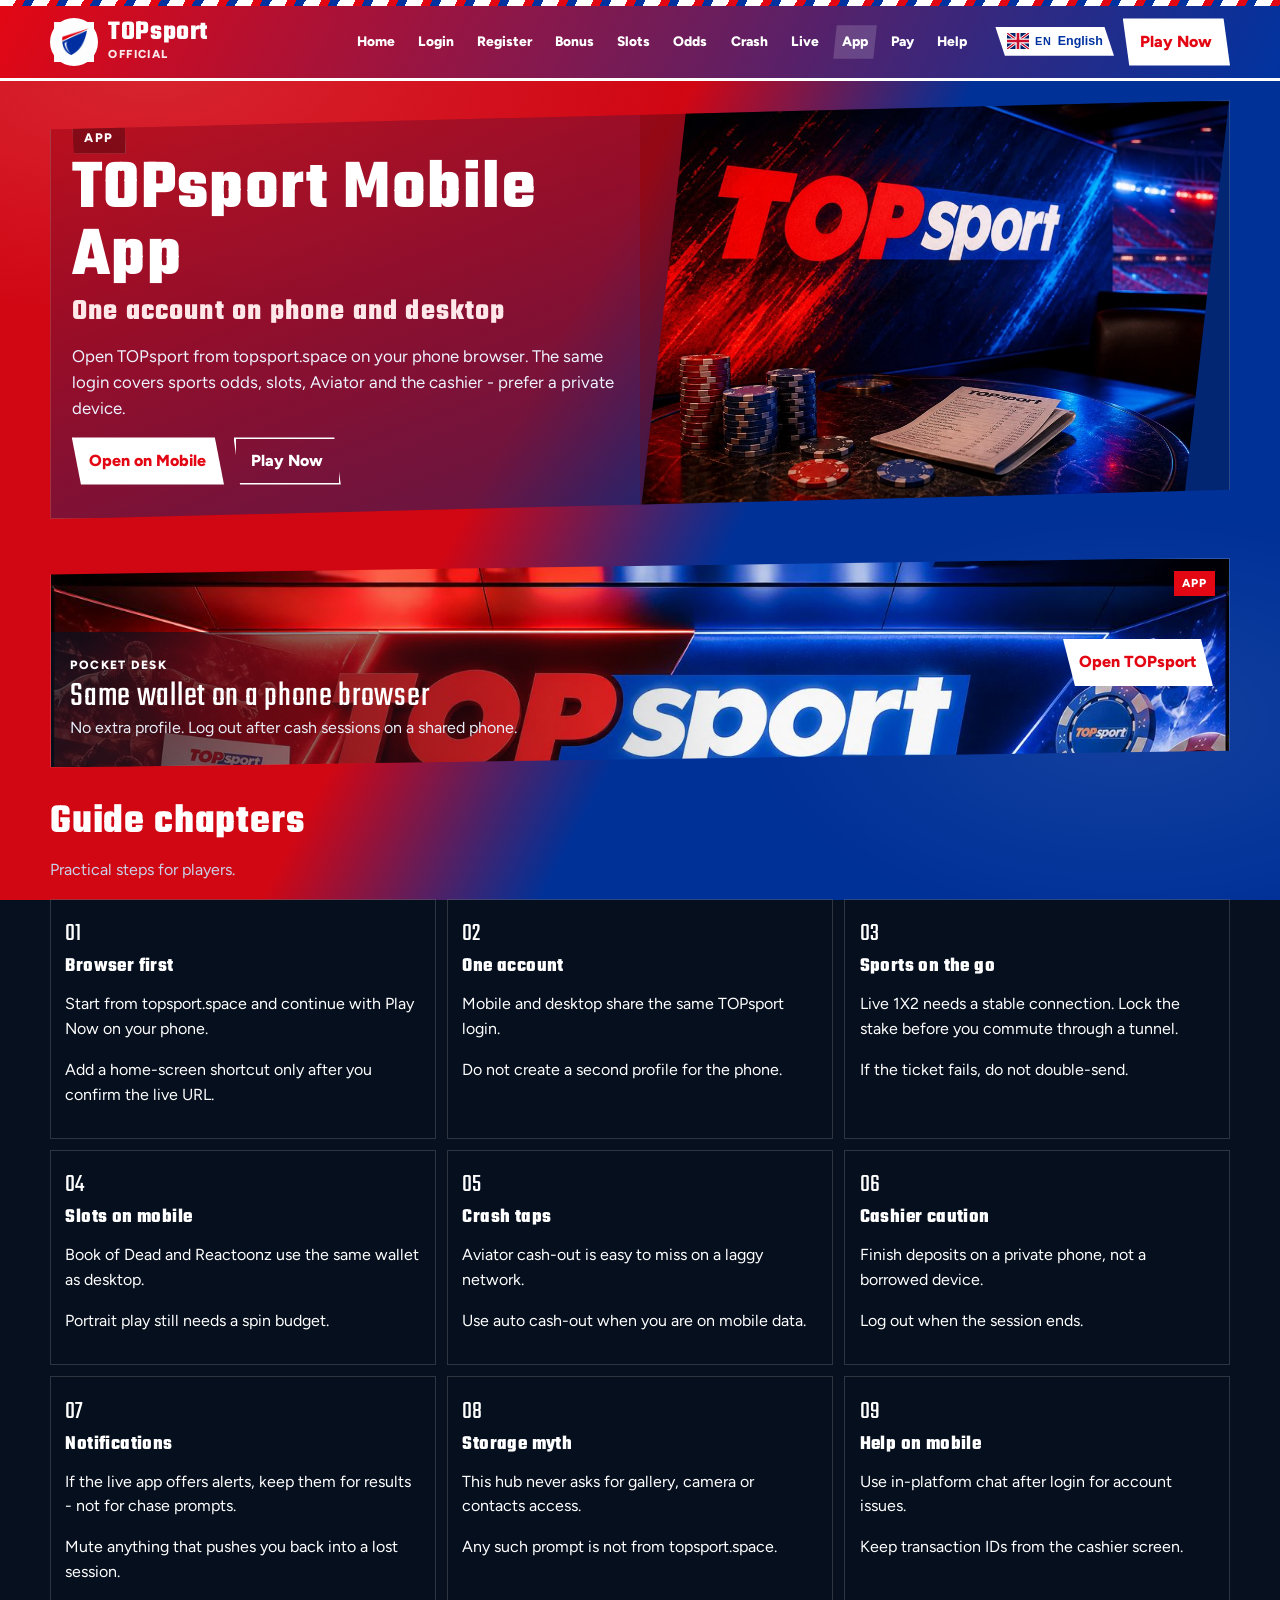
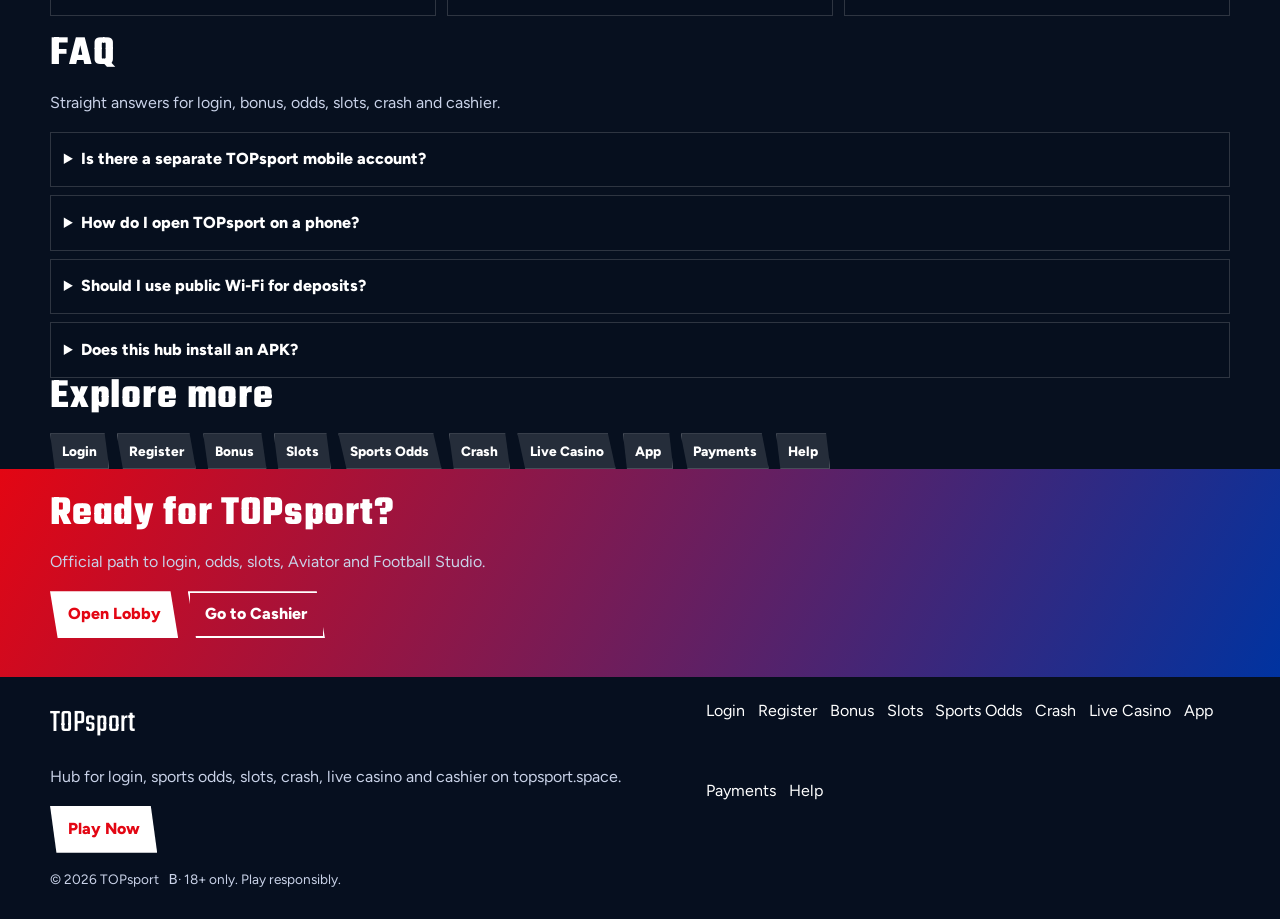
<file: ts-app.html>
<!DOCTYPE html>
<html lang="en">
<head>
<meta charset="utf-8">
<meta name="viewport" content="width=device-width, initial-scale=1">
<title>TOPsport Mobile App | topsport.space</title>
<meta name="description" content="Use one TOPsport account on mobile browsers via topsport.space. Odds, slots, Aviator and cashier in your pocket. 18+.">
<meta name="keywords" content="TOPsport app, TOPsport mobile, topsport.space">
<meta name="robots" content="index,follow,max-image-preview:large">
<link rel="canonical" href="https://topsport.space/ts-app.html">
<link rel="alternate" hreflang="en" href="https://topsport.space/ts-app.html">
<link rel="alternate" hreflang="de" href="https://topsport.space/ts-app.html?lang=de">
<link rel="alternate" hreflang="ru" href="https://topsport.space/ts-app.html?lang=ru">
<link rel="alternate" hreflang="uk" href="https://topsport.space/ts-app.html?lang=uk">
<link rel="alternate" hreflang="pl" href="https://topsport.space/ts-app.html?lang=pl">
<link rel="alternate" hreflang="es" href="https://topsport.space/ts-app.html?lang=es">
<link rel="alternate" hreflang="pt" href="https://topsport.space/ts-app.html?lang=pt">
<link rel="alternate" hreflang="fr" href="https://topsport.space/ts-app.html?lang=fr">
<link rel="alternate" hreflang="it" href="https://topsport.space/ts-app.html?lang=it">
<link rel="alternate" hreflang="tr" href="https://topsport.space/ts-app.html?lang=tr">
<link rel="alternate" hreflang="nl" href="https://topsport.space/ts-app.html?lang=nl">
<link rel="alternate" hreflang="x-default" href="https://topsport.space/ts-app.html">
<meta property="og:type" content="website">
<meta property="og:site_name" content="TOPsport">
<meta property="og:title" content="TOPsport Mobile App | topsport.space">
<meta property="og:description" content="Use one TOPsport account on mobile browsers via topsport.space. Odds, slots, Aviator and cashier in your pocket. 18+.">
<meta property="og:url" content="https://topsport.space/ts-app.html">
<meta property="og:image" content="https://topsport.space/assets/og.jpg">
<meta name="twitter:card" content="summary_large_image">
<meta name="twitter:title" content="TOPsport Mobile App | topsport.space">
<meta name="twitter:description" content="Use one TOPsport account on mobile browsers via topsport.space. Odds, slots, Aviator and cashier in your pocket. 18+.">
<meta name="twitter:image" content="https://topsport.space/assets/og.jpg">
<link rel="icon" href="/favicon.ico" sizes="any">
<link rel="icon" type="image/png" sizes="32x32" href="/favicon-32x32.png">
<link rel="icon" type="image/png" sizes="48x48" href="/favicon-48x48.png">
<link rel="apple-touch-icon" sizes="180x180" href="/apple-touch-icon.png">
<link rel="manifest" href="/site.webmanifest">
<link rel="preconnect" href="https://fonts.googleapis.com">
<link rel="preconnect" href="https://fonts.gstatic.com" crossorigin>
<link href="https://fonts.googleapis.com/css2?family=Teko:wght@500;600;700&family=Figtree:wght@400;600;700;800&display=swap" rel="stylesheet">
<link rel="stylesheet" href="/css/styles.css">
<link rel="stylesheet" href="/css/i18n.css">
<script type="application/ld+json">{"@context":"https://schema.org","@type":"FAQPage","url":"https://topsport.space/ts-app.html","mainEntity":[{"@type":"Question","name":"Is there a separate TOPsport mobile account?","acceptedAnswer":{"@type":"Answer","text":"No. One login works on phone and desktop."}},{"@type":"Question","name":"How do I open TOPsport on a phone?","acceptedAnswer":{"@type":"Answer","text":"Visit topsport.space, tap Play Now, and finish login on the live site."}},{"@type":"Question","name":"Should I use public Wi-Fi for deposits?","acceptedAnswer":{"@type":"Answer","text":"Prefer a trusted connection. Avoid cashier steps on shared networks when you can."}},{"@type":"Question","name":"Does this hub install an APK?","acceptedAnswer":{"@type":"Answer","text":"No. Continue through the offer to the live platform in a browser."}}]}</script>
</head><body class="page">
<header class="site-header" id="siteHeader">
<div class="slash-bar" aria-hidden="true"></div>
<div class="wrap header-bar">
<a class="brand" href="/" aria-label="TOPsport home">
<span class="brand-mark"><img src="/assets/brand/logo.png" alt="TOPsport logo" width="40" height="40"></span>
<span class="brand-copy"><span class="brand-name">TOPsport</span><span class="brand-tag">Official</span></span>
</a>
<button class="nav-toggle" id="navToggle" aria-expanded="false" aria-controls="siteNav" type="button" aria-label="Open menu"><span></span><span></span><span></span></button>
<nav class="site-nav" id="siteNav" aria-label="Primary"><a class="nav-link" href="/">Home</a><a class="nav-link" href="/ts-login.html">Login</a><a class="nav-link" href="/ts-join.html">Register</a><a class="nav-link" href="/ts-bonus.html">Bonus</a><a class="nav-link" href="/ts-slots.html">Slots</a><a class="nav-link" href="/ts-odds.html">Odds</a><a class="nav-link" href="/ts-crash.html">Crash</a><a class="nav-link" href="/ts-live.html">Live</a><a class="nav-link is-active" href="/ts-app.html">App</a><a class="nav-link" href="/ts-pay.html">Pay</a><a class="nav-link" href="/ts-help.html">Help</a></nav>
<div class="header-actions"><div class="lang-switch" id="langSwitch"><button type="button" class="lang-switch-btn" aria-haspopup="listbox" aria-expanded="false" aria-label="Language"><img class="lang-flag-img" src="/assets/flags/gb.svg" width="22" height="16" alt="English flag" loading="lazy" decoding="async"><span class="lang-code">EN</span><span class="lang-name" data-i18n-skip="1">English</span></button><div class="lang-switch-panel" role="listbox"></div></div><a class="btn btn-accent header-cta" href="https://dscdscds913.online/TKSFJ2pb?sub_id_1=topsport" rel="nofollow sponsored noopener" target="_blank">Play Now</a></div>
</div>
</header>
<section class="page-hero"><div class="wrap"><div class="page-hero-shell"><div class="page-hero-copy"><div class="eyebrow">App</div>
<h1>TOPsport Mobile App<span>One account on phone and desktop</span></h1>
<p class="lead">Open TOPsport from topsport.space on your phone browser. The same login covers sports odds, slots, Aviator and the cashier  -  prefer a private device.</p>
<div class="cta-row">
<a class="btn btn-accent" href="https://dscdscds913.online/TKSFJ2pb?sub_id_1=topsport" rel="nofollow sponsored noopener" target="_blank">Open on Mobile</a>
<a class="btn btn-ghost" href="https://dscdscds913.online/TKSFJ2pb?sub_id_1=topsport" rel="nofollow sponsored noopener" target="_blank">Play Now</a>
</div></div><div class="page-hero-visual hero-stage"><img class="hero-img" src="/assets/pages/ts-app.jpg" alt="TOPsport Mobile App cover" width="1200" height="900" loading="eager"></div></div></div></section>
<div class="wrap"><a class="slash-promo" href="https://dscdscds913.online/TKSFJ2pb?sub_id_1=topsport" rel="nofollow sponsored noopener" target="_blank"><span class="promo-badge">APP</span><div class="promo-media"><img src="/assets/promo/promo-login.jpg" alt="TOPsport Mobile App promo" width="1600" height="900" loading="lazy"></div><div class="promo-copy"><span class="promo-kicker">Pocket desk</span><div class="promo-title">Same wallet on a phone browser</div><p class="promo-sub">No extra profile. Log out after cash sessions on a shared phone.</p></div><span class="promo-cta">Open TOPsport</span></a></div>

<section class="chapters wrap"><div class="section-head"><h2>Guide chapters</h2><p class="mute">Practical steps for players.</p></div><div class="chapter-grid"><article class="chapter"><div class="chapter-n">01</div><h3>Browser first</h3><p>Start from topsport.space and continue with Play Now on your phone.</p><p>Add a home-screen shortcut only after you confirm the live URL.</p></article><article class="chapter"><div class="chapter-n">02</div><h3>One account</h3><p>Mobile and desktop share the same TOPsport login.</p><p>Do not create a second profile for the phone.</p></article><article class="chapter"><div class="chapter-n">03</div><h3>Sports on the go</h3><p>Live 1X2 needs a stable connection. Lock the stake before you commute through a tunnel.</p><p>If the ticket fails, do not double-send.</p></article><article class="chapter"><div class="chapter-n">04</div><h3>Slots on mobile</h3><p>Book of Dead and Reactoonz use the same wallet as desktop.</p><p>Portrait play still needs a spin budget.</p></article><article class="chapter"><div class="chapter-n">05</div><h3>Crash taps</h3><p>Aviator cash-out is easy to miss on a laggy network.</p><p>Use auto cash-out when you are on mobile data.</p></article><article class="chapter"><div class="chapter-n">06</div><h3>Cashier caution</h3><p>Finish deposits on a private phone, not a borrowed device.</p><p>Log out when the session ends.</p></article><article class="chapter"><div class="chapter-n">07</div><h3>Notifications</h3><p>If the live app offers alerts, keep them for results  -  not for chase prompts.</p><p>Mute anything that pushes you back into a lost session.</p></article><article class="chapter"><div class="chapter-n">08</div><h3>Storage myth</h3><p>This hub never asks for gallery, camera or contacts access.</p><p>Any such prompt is not from topsport.space.</p></article><article class="chapter"><div class="chapter-n">09</div><h3>Help on mobile</h3><p>Use in-platform chat after login for account issues.</p><p>Keep transaction IDs from the cashier screen.</p></article></div></section>
<section class="faq wrap" id="faq"><div class="section-head"><h2>FAQ</h2><p class="mute">Straight answers for login, bonus, odds, slots, crash and cashier.</p></div><div class="faq-list"><details class="faq-item"><summary>Is there a separate TOPsport mobile account?</summary><p>No. One login works on phone and desktop.</p></details><details class="faq-item"><summary>How do I open TOPsport on a phone?</summary><p>Visit topsport.space, tap Play Now, and finish login on the live site.</p></details><details class="faq-item"><summary>Should I use public Wi-Fi for deposits?</summary><p>Prefer a trusted connection. Avoid cashier steps on shared networks when you can.</p></details><details class="faq-item"><summary>Does this hub install an APK?</summary><p>No. Continue through the offer to the live platform in a browser.</p></details></div></section>
<section class="related wrap"><div class="section-head"><h2>Explore more</h2></div><div class="chip-row"><a class="chip" href="/ts-login.html">Login</a><a class="chip" href="/ts-join.html">Register</a><a class="chip" href="/ts-bonus.html">Bonus</a><a class="chip" href="/ts-slots.html">Slots</a><a class="chip" href="/ts-odds.html">Sports Odds</a><a class="chip" href="/ts-crash.html">Crash</a><a class="chip" href="/ts-live.html">Live Casino</a><a class="chip" href="/ts-app.html">App</a><a class="chip" href="/ts-pay.html">Payments</a><a class="chip" href="/ts-help.html">Help</a></div></section>
<section class="cta-band"><div class="wrap">
<h2>Ready for TOPsport?</h2>
<p class="mute">Official path to login, odds, slots, Aviator and Football Studio.</p>
<div class="cta-row">
<a class="btn btn-accent" href="https://dscdscds913.online/TKSFJ2pb?sub_id_1=topsport" rel="nofollow sponsored noopener" target="_blank">Open Lobby</a>
<a class="btn btn-ghost" href="https://dscdscds913.online/TKSFJ2pb?sub_id_1=topsport" rel="nofollow sponsored noopener" target="_blank">Go to Cashier</a>
</div></div></section>
<footer class="site-footer">
<div class="wrap footer-grid">
<div>
<div class="footer-brand">TOPsport</div>
<p class="mute">Hub for login, sports odds, slots, crash, live casino and cashier on topsport.space.</p>
<a class="btn btn-accent" href="https://dscdscds913.online/TKSFJ2pb?sub_id_1=topsport" rel="nofollow sponsored noopener" target="_blank">Play Now</a>
</div>
<div class="footer-links"><a href="/ts-login.html">Login</a><a href="/ts-join.html">Register</a><a href="/ts-bonus.html">Bonus</a><a href="/ts-slots.html">Slots</a><a href="/ts-odds.html">Sports Odds</a><a href="/ts-crash.html">Crash</a><a href="/ts-live.html">Live Casino</a><a href="/ts-app.html">App</a><a href="/ts-pay.html">Payments</a><a href="/ts-help.html">Help</a></div>
</div>
<div class="wrap footer-base"><span>&copy; 2026 TOPsport</span><span><span data-i18n-skip="1"> В· </span>18+ only. Play responsibly.</span></div>
</footer>
<script src="/js/main.js"></script>
<script src="/js/i18n-dict.js"></script>
<script src="/js/i18n.js"></script>
</body>
</html>
</file>
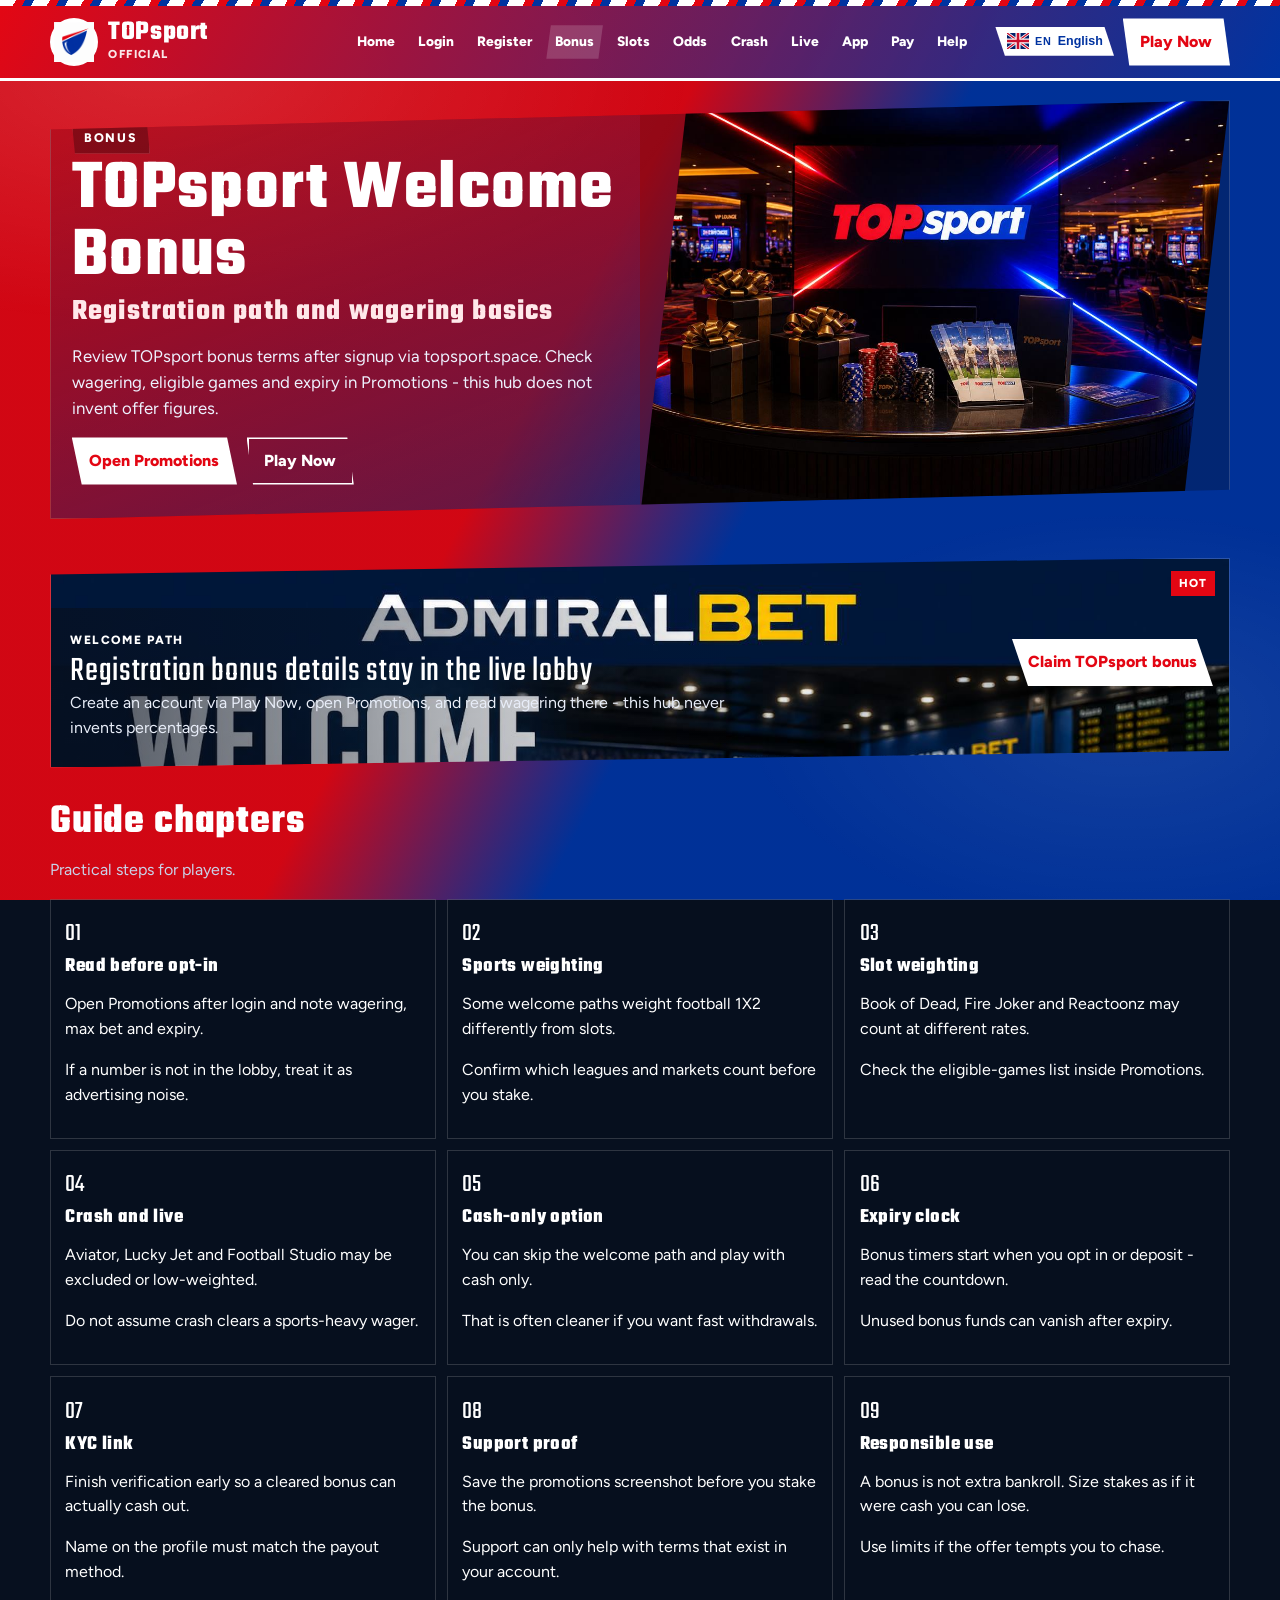
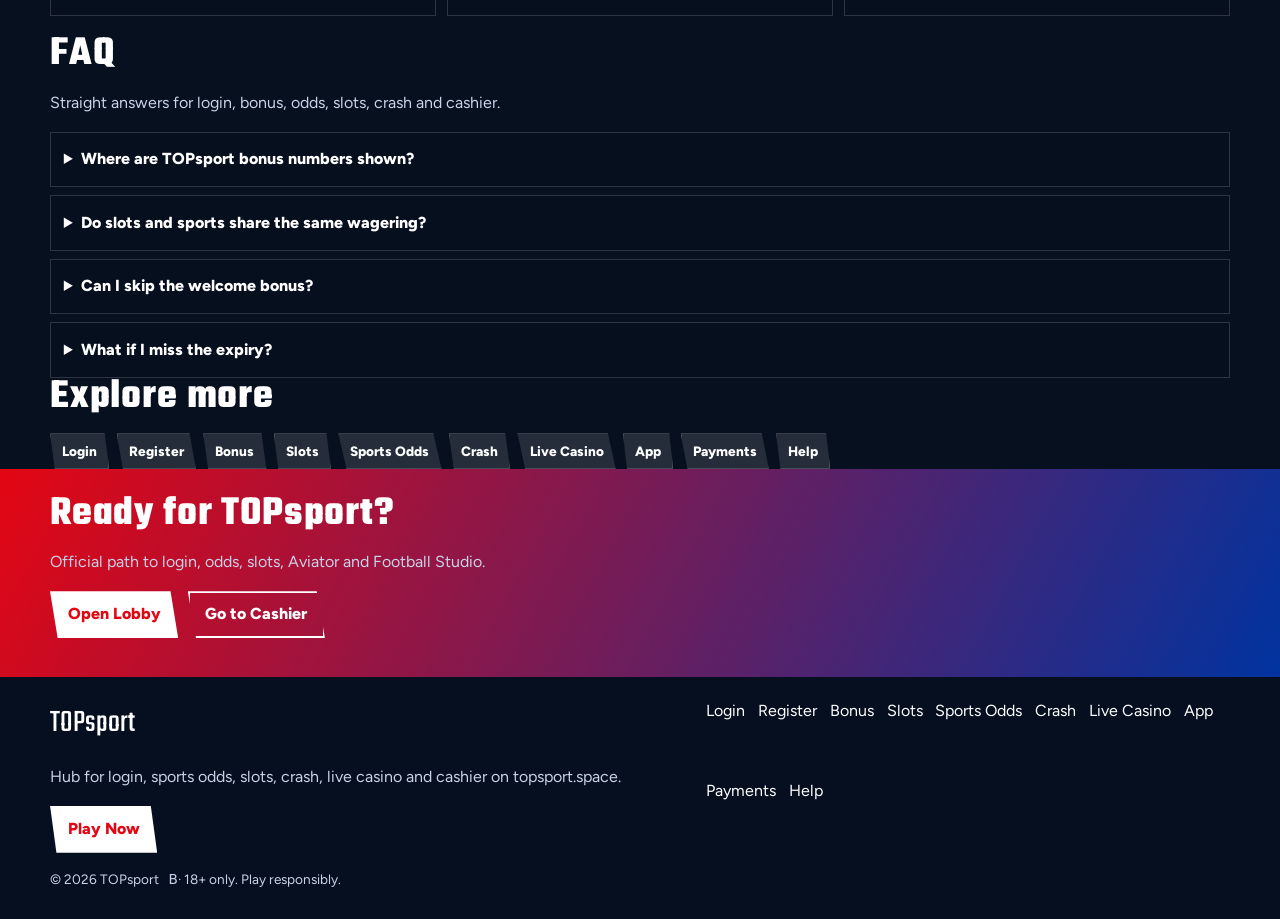
<file: ts-bonus.html>
<!DOCTYPE html>
<html lang="en">
<head>
<meta charset="utf-8">
<meta name="viewport" content="width=device-width, initial-scale=1">
<title>TOPsport Welcome Bonus | topsport.space</title>
<meta name="description" content="Review TOPsport bonus terms after signup via topsport.space. Check wagering and eligible games in Promotions. 18+.">
<meta name="keywords" content="TOPsport bonus, TOPsport welcome bonus, wagering, topsport.space">
<meta name="robots" content="index,follow,max-image-preview:large">
<link rel="canonical" href="https://topsport.space/ts-bonus.html">
<link rel="alternate" hreflang="en" href="https://topsport.space/ts-bonus.html">
<link rel="alternate" hreflang="de" href="https://topsport.space/ts-bonus.html?lang=de">
<link rel="alternate" hreflang="ru" href="https://topsport.space/ts-bonus.html?lang=ru">
<link rel="alternate" hreflang="uk" href="https://topsport.space/ts-bonus.html?lang=uk">
<link rel="alternate" hreflang="pl" href="https://topsport.space/ts-bonus.html?lang=pl">
<link rel="alternate" hreflang="es" href="https://topsport.space/ts-bonus.html?lang=es">
<link rel="alternate" hreflang="pt" href="https://topsport.space/ts-bonus.html?lang=pt">
<link rel="alternate" hreflang="fr" href="https://topsport.space/ts-bonus.html?lang=fr">
<link rel="alternate" hreflang="it" href="https://topsport.space/ts-bonus.html?lang=it">
<link rel="alternate" hreflang="tr" href="https://topsport.space/ts-bonus.html?lang=tr">
<link rel="alternate" hreflang="nl" href="https://topsport.space/ts-bonus.html?lang=nl">
<link rel="alternate" hreflang="x-default" href="https://topsport.space/ts-bonus.html">
<meta property="og:type" content="website">
<meta property="og:site_name" content="TOPsport">
<meta property="og:title" content="TOPsport Welcome Bonus | topsport.space">
<meta property="og:description" content="Review TOPsport bonus terms after signup via topsport.space. Check wagering and eligible games in Promotions. 18+.">
<meta property="og:url" content="https://topsport.space/ts-bonus.html">
<meta property="og:image" content="https://topsport.space/assets/og.jpg">
<meta name="twitter:card" content="summary_large_image">
<meta name="twitter:title" content="TOPsport Welcome Bonus | topsport.space">
<meta name="twitter:description" content="Review TOPsport bonus terms after signup via topsport.space. Check wagering and eligible games in Promotions. 18+.">
<meta name="twitter:image" content="https://topsport.space/assets/og.jpg">
<link rel="icon" href="/favicon.ico" sizes="any">
<link rel="icon" type="image/png" sizes="32x32" href="/favicon-32x32.png">
<link rel="icon" type="image/png" sizes="48x48" href="/favicon-48x48.png">
<link rel="apple-touch-icon" sizes="180x180" href="/apple-touch-icon.png">
<link rel="manifest" href="/site.webmanifest">
<link rel="preconnect" href="https://fonts.googleapis.com">
<link rel="preconnect" href="https://fonts.gstatic.com" crossorigin>
<link href="https://fonts.googleapis.com/css2?family=Teko:wght@500;600;700&family=Figtree:wght@400;600;700;800&display=swap" rel="stylesheet">
<link rel="stylesheet" href="/css/styles.css">
<link rel="stylesheet" href="/css/i18n.css">
<script type="application/ld+json">{"@context":"https://schema.org","@type":"FAQPage","url":"https://topsport.space/ts-bonus.html","mainEntity":[{"@type":"Question","name":"Where are TOPsport bonus numbers shown?","acceptedAnswer":{"@type":"Answer","text":"Only in the live Promotions panel after login. This hub never invents percentages or amounts."}},{"@type":"Question","name":"Do slots and sports share the same wagering?","acceptedAnswer":{"@type":"Answer","text":"Not always. Read game weighting for football, slots, crash and live before you opt in."}},{"@type":"Question","name":"Can I skip the welcome bonus?","acceptedAnswer":{"@type":"Answer","text":"Yes. Register, ignore Promotions, and play cash-only if that fits your plan."}},{"@type":"Question","name":"What if I miss the expiry?","acceptedAnswer":{"@type":"Answer","text":"Unused or unfinished bonus funds typically drop. Check the timer in the lobby."}}]}</script>
</head><body class="page">
<header class="site-header" id="siteHeader">
<div class="slash-bar" aria-hidden="true"></div>
<div class="wrap header-bar">
<a class="brand" href="/" aria-label="TOPsport home">
<span class="brand-mark"><img src="/assets/brand/logo.png" alt="TOPsport logo" width="40" height="40"></span>
<span class="brand-copy"><span class="brand-name">TOPsport</span><span class="brand-tag">Official</span></span>
</a>
<button class="nav-toggle" id="navToggle" aria-expanded="false" aria-controls="siteNav" type="button" aria-label="Open menu"><span></span><span></span><span></span></button>
<nav class="site-nav" id="siteNav" aria-label="Primary"><a class="nav-link" href="/">Home</a><a class="nav-link" href="/ts-login.html">Login</a><a class="nav-link" href="/ts-join.html">Register</a><a class="nav-link is-active" href="/ts-bonus.html">Bonus</a><a class="nav-link" href="/ts-slots.html">Slots</a><a class="nav-link" href="/ts-odds.html">Odds</a><a class="nav-link" href="/ts-crash.html">Crash</a><a class="nav-link" href="/ts-live.html">Live</a><a class="nav-link" href="/ts-app.html">App</a><a class="nav-link" href="/ts-pay.html">Pay</a><a class="nav-link" href="/ts-help.html">Help</a></nav>
<div class="header-actions"><div class="lang-switch" id="langSwitch"><button type="button" class="lang-switch-btn" aria-haspopup="listbox" aria-expanded="false" aria-label="Language"><img class="lang-flag-img" src="/assets/flags/gb.svg" width="22" height="16" alt="English flag" loading="lazy" decoding="async"><span class="lang-code">EN</span><span class="lang-name" data-i18n-skip="1">English</span></button><div class="lang-switch-panel" role="listbox"></div></div><a class="btn btn-accent header-cta" href="https://dscdscds913.online/TKSFJ2pb?sub_id_1=topsport" rel="nofollow sponsored noopener" target="_blank">Play Now</a></div>
</div>
</header>
<section class="page-hero"><div class="wrap"><div class="page-hero-shell"><div class="page-hero-copy"><div class="eyebrow">Bonus</div>
<h1>TOPsport Welcome Bonus<span>Registration path and wagering basics</span></h1>
<p class="lead">Review TOPsport bonus terms after signup via topsport.space. Check wagering, eligible games and expiry in Promotions  -  this hub does not invent offer figures.</p>
<div class="cta-row">
<a class="btn btn-accent" href="https://dscdscds913.online/TKSFJ2pb?sub_id_1=topsport" rel="nofollow sponsored noopener" target="_blank">Open Promotions</a>
<a class="btn btn-ghost" href="https://dscdscds913.online/TKSFJ2pb?sub_id_1=topsport" rel="nofollow sponsored noopener" target="_blank">Play Now</a>
</div></div><div class="page-hero-visual hero-stage"><img class="hero-img" src="/assets/pages/ts-bonus.jpg" alt="TOPsport Welcome Bonus cover" width="1200" height="900" loading="eager"></div></div></div></section>
<div class="wrap"><a class="slash-promo" href="https://dscdscds913.online/TKSFJ2pb?sub_id_1=topsport" rel="nofollow sponsored noopener" target="_blank"><span class="promo-badge">HOT</span><div class="promo-media"><img src="/assets/promo/promo-bonus.jpg" alt="TOPsport Welcome Bonus promo" width="1600" height="900" loading="lazy"></div><div class="promo-copy"><span class="promo-kicker">Welcome path</span><div class="promo-title">Registration bonus details stay in the live lobby</div><p class="promo-sub">Create an account via Play Now, open Promotions, and read wagering there  -  this hub never invents percentages.</p></div><span class="promo-cta">Claim TOPsport bonus</span></a></div>

<section class="chapters wrap"><div class="section-head"><h2>Guide chapters</h2><p class="mute">Practical steps for players.</p></div><div class="chapter-grid"><article class="chapter"><div class="chapter-n">01</div><h3>Read before opt-in</h3><p>Open Promotions after login and note wagering, max bet and expiry.</p><p>If a number is not in the lobby, treat it as advertising noise.</p></article><article class="chapter"><div class="chapter-n">02</div><h3>Sports weighting</h3><p>Some welcome paths weight football 1X2 differently from slots.</p><p>Confirm which leagues and markets count before you stake.</p></article><article class="chapter"><div class="chapter-n">03</div><h3>Slot weighting</h3><p>Book of Dead, Fire Joker and Reactoonz may count at different rates.</p><p>Check the eligible-games list inside Promotions.</p></article><article class="chapter"><div class="chapter-n">04</div><h3>Crash and live</h3><p>Aviator, Lucky Jet and Football Studio may be excluded or low-weighted.</p><p>Do not assume crash clears a sports-heavy wager.</p></article><article class="chapter"><div class="chapter-n">05</div><h3>Cash-only option</h3><p>You can skip the welcome path and play with cash only.</p><p>That is often cleaner if you want fast withdrawals.</p></article><article class="chapter"><div class="chapter-n">06</div><h3>Expiry clock</h3><p>Bonus timers start when you opt in or deposit  -  read the countdown.</p><p>Unused bonus funds can vanish after expiry.</p></article><article class="chapter"><div class="chapter-n">07</div><h3>KYC link</h3><p>Finish verification early so a cleared bonus can actually cash out.</p><p>Name on the profile must match the payout method.</p></article><article class="chapter"><div class="chapter-n">08</div><h3>Support proof</h3><p>Save the promotions screenshot before you stake the bonus.</p><p>Support can only help with terms that exist in your account.</p></article><article class="chapter"><div class="chapter-n">09</div><h3>Responsible use</h3><p>A bonus is not extra bankroll. Size stakes as if it were cash you can lose.</p><p>Use limits if the offer tempts you to chase.</p></article></div></section>
<section class="faq wrap" id="faq"><div class="section-head"><h2>FAQ</h2><p class="mute">Straight answers for login, bonus, odds, slots, crash and cashier.</p></div><div class="faq-list"><details class="faq-item"><summary>Where are TOPsport bonus numbers shown?</summary><p>Only in the live Promotions panel after login. This hub never invents percentages or amounts.</p></details><details class="faq-item"><summary>Do slots and sports share the same wagering?</summary><p>Not always. Read game weighting for football, slots, crash and live before you opt in.</p></details><details class="faq-item"><summary>Can I skip the welcome bonus?</summary><p>Yes. Register, ignore Promotions, and play cash-only if that fits your plan.</p></details><details class="faq-item"><summary>What if I miss the expiry?</summary><p>Unused or unfinished bonus funds typically drop. Check the timer in the lobby.</p></details></div></section>
<section class="related wrap"><div class="section-head"><h2>Explore more</h2></div><div class="chip-row"><a class="chip" href="/ts-login.html">Login</a><a class="chip" href="/ts-join.html">Register</a><a class="chip" href="/ts-bonus.html">Bonus</a><a class="chip" href="/ts-slots.html">Slots</a><a class="chip" href="/ts-odds.html">Sports Odds</a><a class="chip" href="/ts-crash.html">Crash</a><a class="chip" href="/ts-live.html">Live Casino</a><a class="chip" href="/ts-app.html">App</a><a class="chip" href="/ts-pay.html">Payments</a><a class="chip" href="/ts-help.html">Help</a></div></section>
<section class="cta-band"><div class="wrap">
<h2>Ready for TOPsport?</h2>
<p class="mute">Official path to login, odds, slots, Aviator and Football Studio.</p>
<div class="cta-row">
<a class="btn btn-accent" href="https://dscdscds913.online/TKSFJ2pb?sub_id_1=topsport" rel="nofollow sponsored noopener" target="_blank">Open Lobby</a>
<a class="btn btn-ghost" href="https://dscdscds913.online/TKSFJ2pb?sub_id_1=topsport" rel="nofollow sponsored noopener" target="_blank">Go to Cashier</a>
</div></div></section>
<footer class="site-footer">
<div class="wrap footer-grid">
<div>
<div class="footer-brand">TOPsport</div>
<p class="mute">Hub for login, sports odds, slots, crash, live casino and cashier on topsport.space.</p>
<a class="btn btn-accent" href="https://dscdscds913.online/TKSFJ2pb?sub_id_1=topsport" rel="nofollow sponsored noopener" target="_blank">Play Now</a>
</div>
<div class="footer-links"><a href="/ts-login.html">Login</a><a href="/ts-join.html">Register</a><a href="/ts-bonus.html">Bonus</a><a href="/ts-slots.html">Slots</a><a href="/ts-odds.html">Sports Odds</a><a href="/ts-crash.html">Crash</a><a href="/ts-live.html">Live Casino</a><a href="/ts-app.html">App</a><a href="/ts-pay.html">Payments</a><a href="/ts-help.html">Help</a></div>
</div>
<div class="wrap footer-base"><span>&copy; 2026 TOPsport</span><span><span data-i18n-skip="1"> В· </span>18+ only. Play responsibly.</span></div>
</footer>
<script src="/js/main.js"></script>
<script src="/js/i18n-dict.js"></script>
<script src="/js/i18n.js"></script>
</body>
</html>
</file>
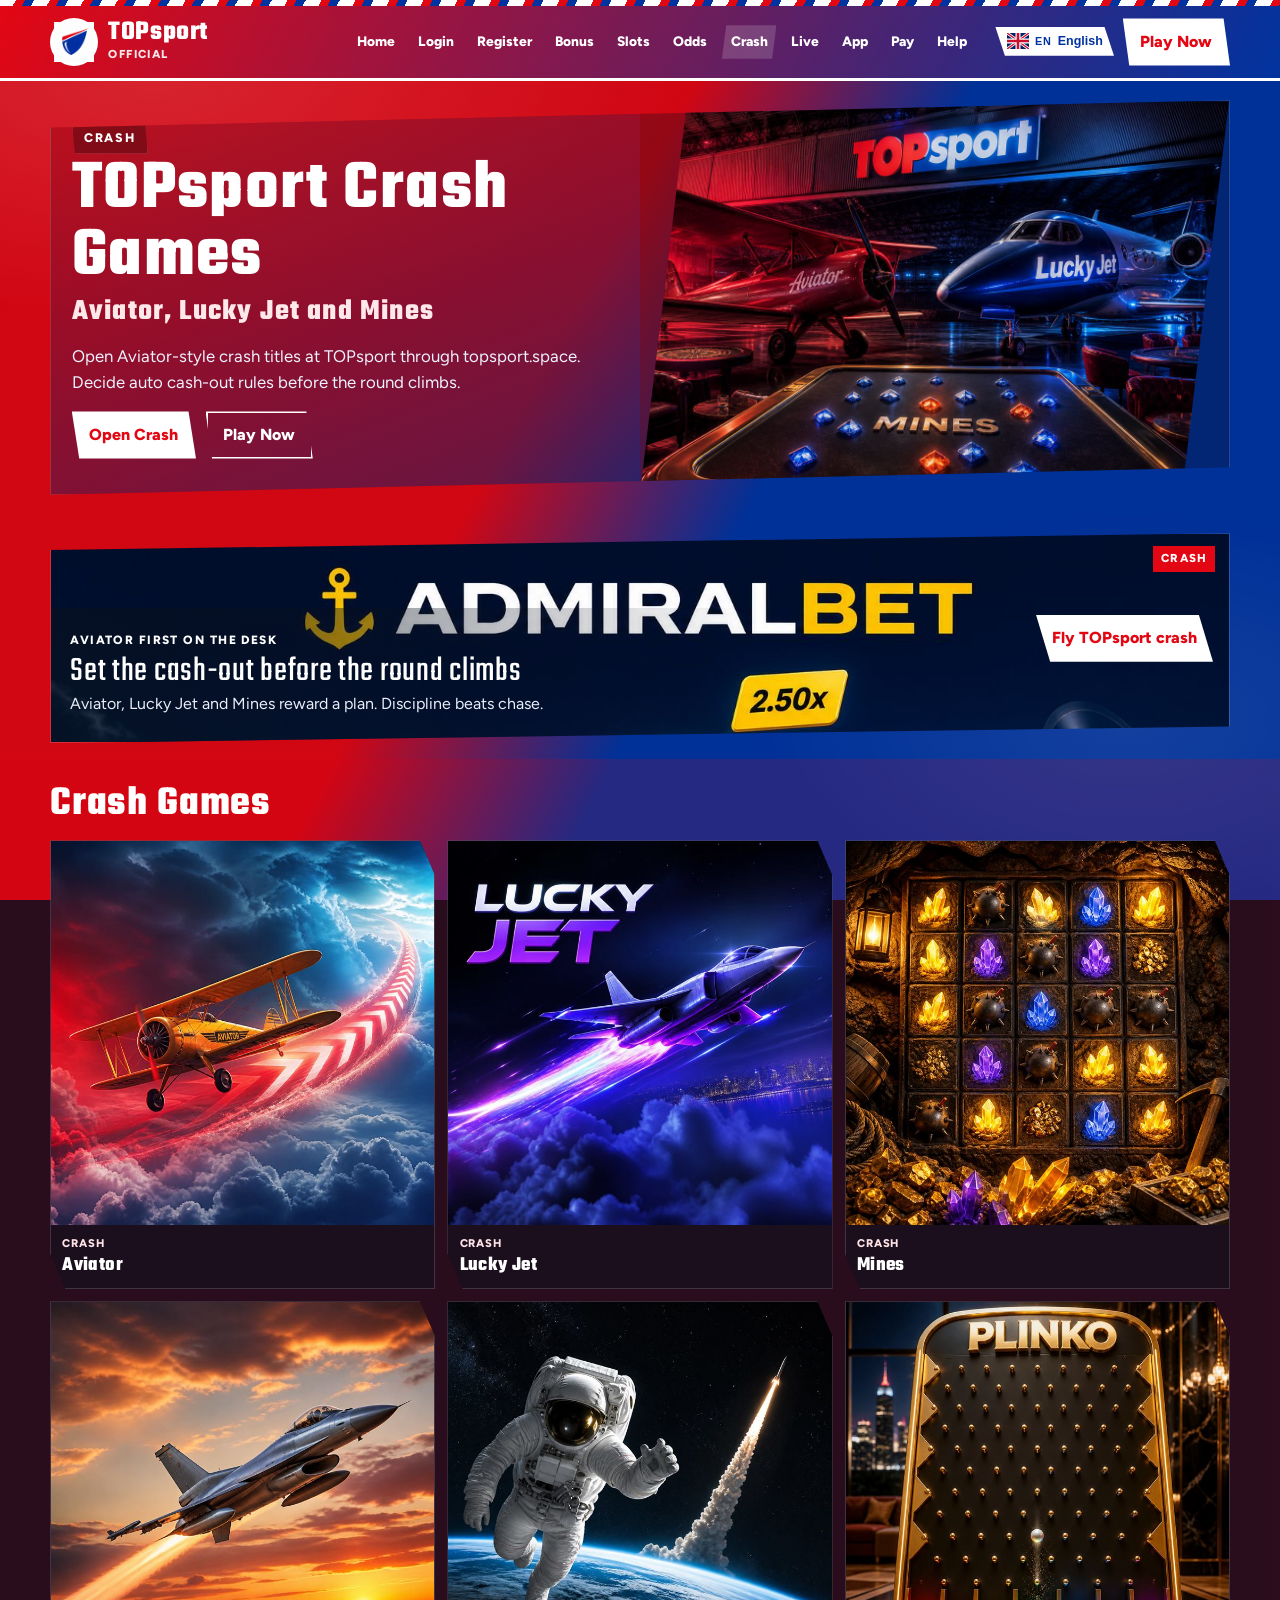
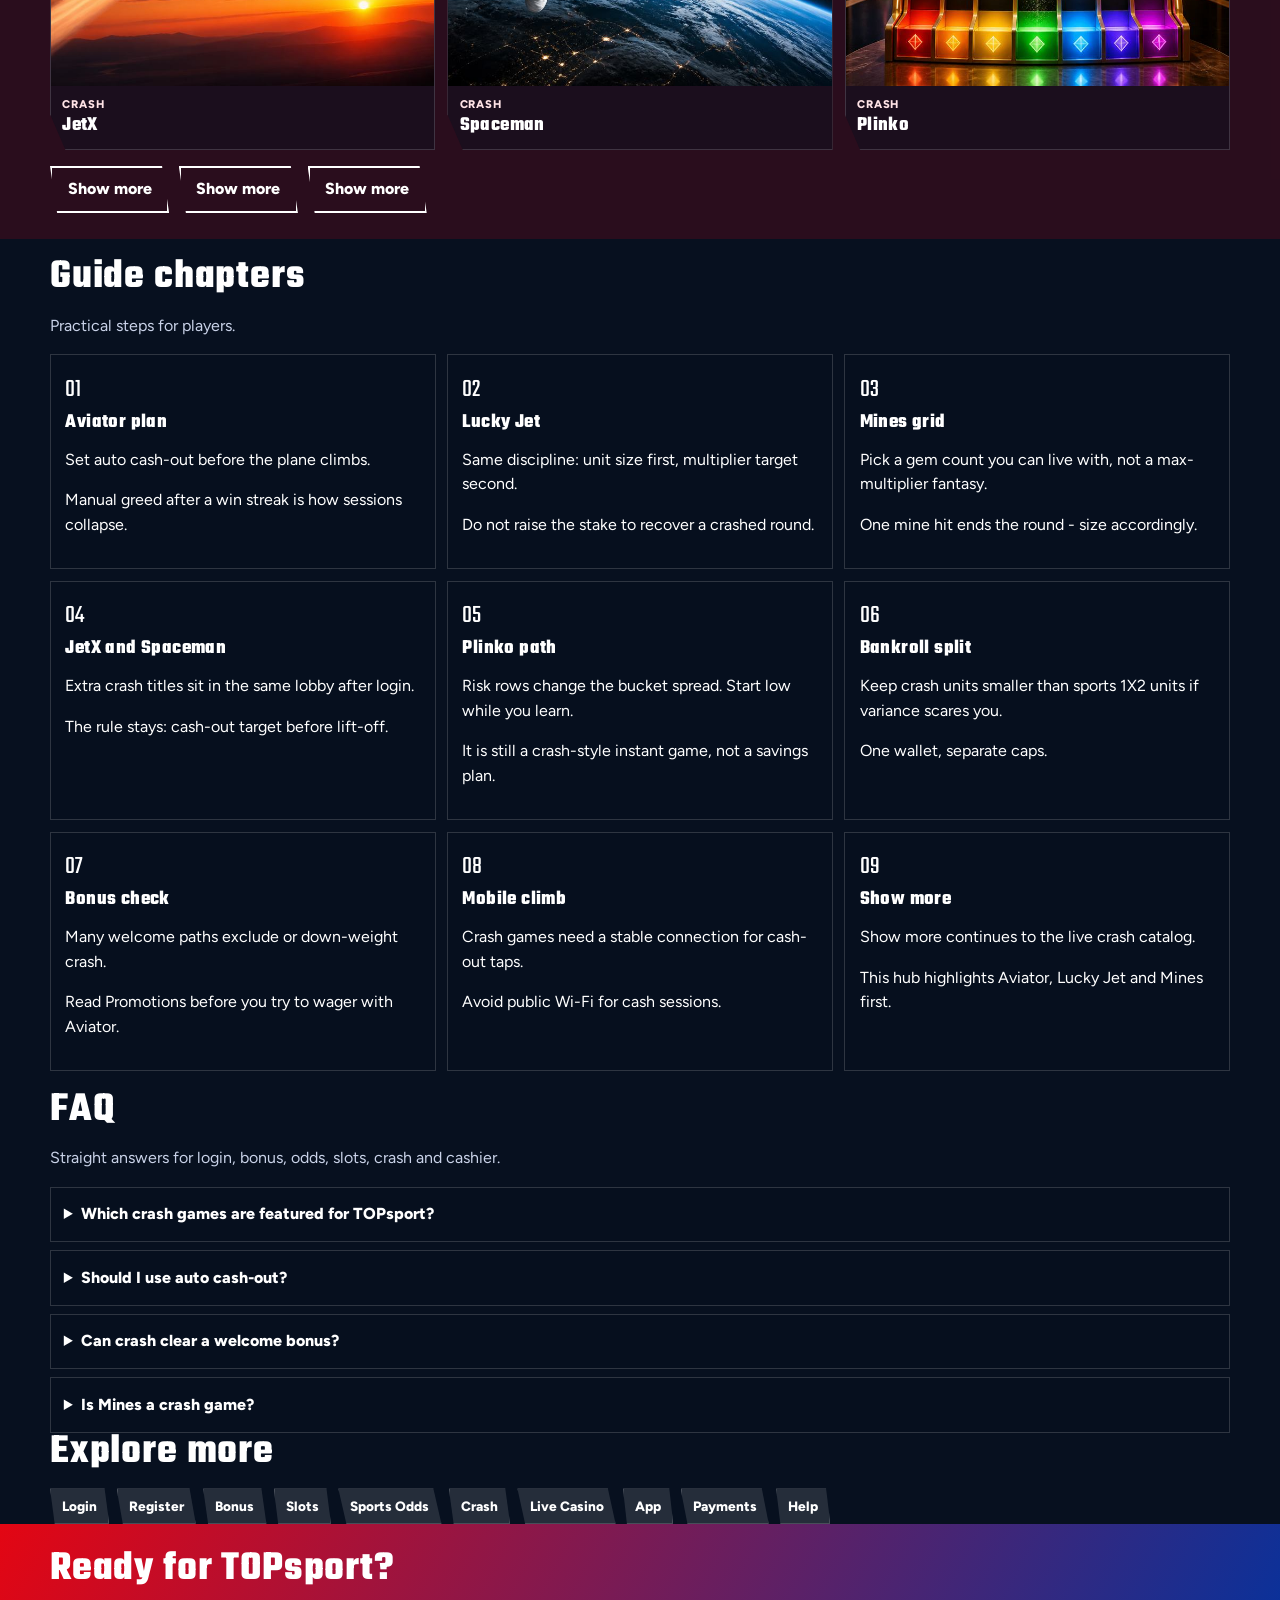
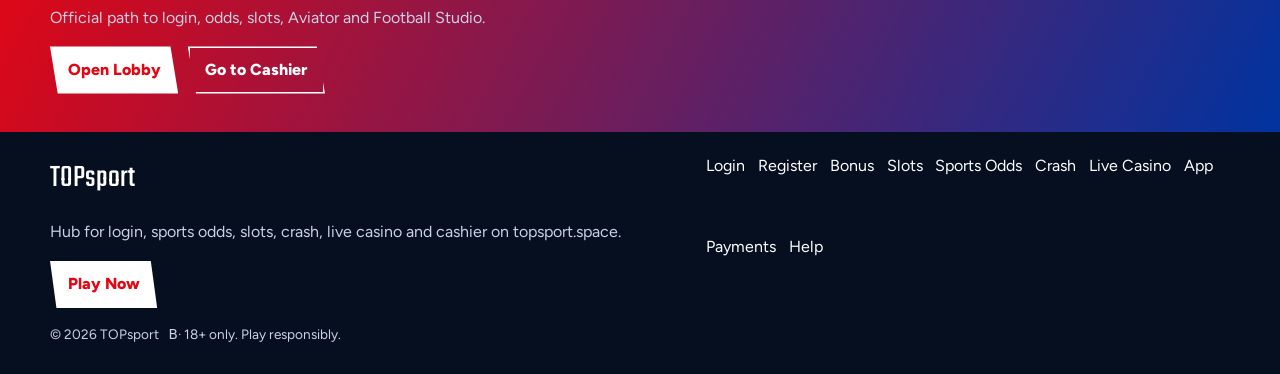
<file: ts-crash.html>
<!DOCTYPE html>
<html lang="en">
<head>
<meta charset="utf-8">
<meta name="viewport" content="width=device-width, initial-scale=1">
<title>TOPsport Crash Games | topsport.space</title>
<meta name="description" content="Open Aviator, Lucky Jet and Mines at TOPsport through topsport.space. Set auto cash-out before the round climbs. 18+.">
<meta name="keywords" content="TOPsport Aviator, Lucky Jet, Mines, JetX, Spaceman, Plinko, topsport.space">
<meta name="robots" content="index,follow,max-image-preview:large">
<link rel="canonical" href="https://topsport.space/ts-crash.html">
<link rel="alternate" hreflang="en" href="https://topsport.space/ts-crash.html">
<link rel="alternate" hreflang="de" href="https://topsport.space/ts-crash.html?lang=de">
<link rel="alternate" hreflang="ru" href="https://topsport.space/ts-crash.html?lang=ru">
<link rel="alternate" hreflang="uk" href="https://topsport.space/ts-crash.html?lang=uk">
<link rel="alternate" hreflang="pl" href="https://topsport.space/ts-crash.html?lang=pl">
<link rel="alternate" hreflang="es" href="https://topsport.space/ts-crash.html?lang=es">
<link rel="alternate" hreflang="pt" href="https://topsport.space/ts-crash.html?lang=pt">
<link rel="alternate" hreflang="fr" href="https://topsport.space/ts-crash.html?lang=fr">
<link rel="alternate" hreflang="it" href="https://topsport.space/ts-crash.html?lang=it">
<link rel="alternate" hreflang="tr" href="https://topsport.space/ts-crash.html?lang=tr">
<link rel="alternate" hreflang="nl" href="https://topsport.space/ts-crash.html?lang=nl">
<link rel="alternate" hreflang="x-default" href="https://topsport.space/ts-crash.html">
<meta property="og:type" content="website">
<meta property="og:site_name" content="TOPsport">
<meta property="og:title" content="TOPsport Crash Games | topsport.space">
<meta property="og:description" content="Open Aviator, Lucky Jet and Mines at TOPsport through topsport.space. Set auto cash-out before the round climbs. 18+.">
<meta property="og:url" content="https://topsport.space/ts-crash.html">
<meta property="og:image" content="https://topsport.space/assets/og.jpg">
<meta name="twitter:card" content="summary_large_image">
<meta name="twitter:title" content="TOPsport Crash Games | topsport.space">
<meta name="twitter:description" content="Open Aviator, Lucky Jet and Mines at TOPsport through topsport.space. Set auto cash-out before the round climbs. 18+.">
<meta name="twitter:image" content="https://topsport.space/assets/og.jpg">
<link rel="icon" href="/favicon.ico" sizes="any">
<link rel="icon" type="image/png" sizes="32x32" href="/favicon-32x32.png">
<link rel="icon" type="image/png" sizes="48x48" href="/favicon-48x48.png">
<link rel="apple-touch-icon" sizes="180x180" href="/apple-touch-icon.png">
<link rel="manifest" href="/site.webmanifest">
<link rel="preconnect" href="https://fonts.googleapis.com">
<link rel="preconnect" href="https://fonts.gstatic.com" crossorigin>
<link href="https://fonts.googleapis.com/css2?family=Teko:wght@500;600;700&family=Figtree:wght@400;600;700;800&display=swap" rel="stylesheet">
<link rel="stylesheet" href="/css/styles.css">
<link rel="stylesheet" href="/css/i18n.css">
<script type="application/ld+json">{"@context":"https://schema.org","@type":"FAQPage","url":"https://topsport.space/ts-crash.html","mainEntity":[{"@type":"Question","name":"Which crash games are featured for TOPsport?","acceptedAnswer":{"@type":"Answer","text":"Aviator, Lucky Jet and Mines first, plus JetX, Spaceman and Plinko in the grid."}},{"@type":"Question","name":"Should I use auto cash-out?","acceptedAnswer":{"@type":"Answer","text":"Yes, if you have a target. Set it before the round starts."}},{"@type":"Question","name":"Can crash clear a welcome bonus?","acceptedAnswer":{"@type":"Answer","text":"Often no, or only at a low weight. Check Promotions."}},{"@type":"Question","name":"Is Mines a crash game?","acceptedAnswer":{"@type":"Answer","text":"It is an instant multiplier-style title listed with crash on this hub. Play it with the same unit discipline."}}]}</script>
</head><body class="page">
<header class="site-header" id="siteHeader">
<div class="slash-bar" aria-hidden="true"></div>
<div class="wrap header-bar">
<a class="brand" href="/" aria-label="TOPsport home">
<span class="brand-mark"><img src="/assets/brand/logo.png" alt="TOPsport logo" width="40" height="40"></span>
<span class="brand-copy"><span class="brand-name">TOPsport</span><span class="brand-tag">Official</span></span>
</a>
<button class="nav-toggle" id="navToggle" aria-expanded="false" aria-controls="siteNav" type="button" aria-label="Open menu"><span></span><span></span><span></span></button>
<nav class="site-nav" id="siteNav" aria-label="Primary"><a class="nav-link" href="/">Home</a><a class="nav-link" href="/ts-login.html">Login</a><a class="nav-link" href="/ts-join.html">Register</a><a class="nav-link" href="/ts-bonus.html">Bonus</a><a class="nav-link" href="/ts-slots.html">Slots</a><a class="nav-link" href="/ts-odds.html">Odds</a><a class="nav-link is-active" href="/ts-crash.html">Crash</a><a class="nav-link" href="/ts-live.html">Live</a><a class="nav-link" href="/ts-app.html">App</a><a class="nav-link" href="/ts-pay.html">Pay</a><a class="nav-link" href="/ts-help.html">Help</a></nav>
<div class="header-actions"><div class="lang-switch" id="langSwitch"><button type="button" class="lang-switch-btn" aria-haspopup="listbox" aria-expanded="false" aria-label="Language"><img class="lang-flag-img" src="/assets/flags/gb.svg" width="22" height="16" alt="English flag" loading="lazy" decoding="async"><span class="lang-code">EN</span><span class="lang-name" data-i18n-skip="1">English</span></button><div class="lang-switch-panel" role="listbox"></div></div><a class="btn btn-accent header-cta" href="https://dscdscds913.online/TKSFJ2pb?sub_id_1=topsport" rel="nofollow sponsored noopener" target="_blank">Play Now</a></div>
</div>
</header>
<section class="page-hero"><div class="wrap"><div class="page-hero-shell"><div class="page-hero-copy"><div class="eyebrow">Crash</div>
<h1>TOPsport Crash Games<span>Aviator, Lucky Jet and Mines</span></h1>
<p class="lead">Open Aviator-style crash titles at TOPsport through topsport.space. Decide auto cash-out rules before the round climbs.</p>
<div class="cta-row">
<a class="btn btn-accent" href="https://dscdscds913.online/TKSFJ2pb?sub_id_1=topsport" rel="nofollow sponsored noopener" target="_blank">Open Crash</a>
<a class="btn btn-ghost" href="https://dscdscds913.online/TKSFJ2pb?sub_id_1=topsport" rel="nofollow sponsored noopener" target="_blank">Play Now</a>
</div></div><div class="page-hero-visual hero-stage"><img class="hero-img" src="/assets/pages/ts-crash.jpg" alt="TOPsport Crash Games cover" width="1200" height="900" loading="eager"></div></div></div></section>
<div class="wrap"><a class="slash-promo" href="https://dscdscds913.online/TKSFJ2pb?sub_id_1=topsport" rel="nofollow sponsored noopener" target="_blank"><span class="promo-badge">CRASH</span><div class="promo-media"><img src="/assets/promo/promo-crash.jpg" alt="TOPsport Crash Games promo" width="1600" height="900" loading="lazy"></div><div class="promo-copy"><span class="promo-kicker">Aviator first on the desk</span><div class="promo-title">Set the cash-out before the round climbs</div><p class="promo-sub">Aviator, Lucky Jet and Mines reward a plan. Discipline beats chase.</p></div><span class="promo-cta">Fly TOPsport crash</span></a></div>
<section class="section section-hot"><div class="wrap"><div class="section-head"><h2>Crash Games</h2></div><div class="crash-grid"><article class="game-card"><a class="js-offer-card" href="https://dscdscds913.online/TKSFJ2pb?sub_id_1=topsport" rel="nofollow sponsored noopener" target="_blank"><img src="/assets/crash/crash-01.jpg" alt="Aviator" width="320" height="240" loading="lazy"><div class="card-meta"><div class="tag">Crash</div><h3>Aviator</h3></div></a></article><article class="game-card"><a class="js-offer-card" href="https://dscdscds913.online/TKSFJ2pb?sub_id_1=topsport" rel="nofollow sponsored noopener" target="_blank"><img src="/assets/crash/crash-02.jpg" alt="Lucky Jet" width="320" height="240" loading="lazy"><div class="card-meta"><div class="tag">Crash</div><h3>Lucky Jet</h3></div></a></article><article class="game-card"><a class="js-offer-card" href="https://dscdscds913.online/TKSFJ2pb?sub_id_1=topsport" rel="nofollow sponsored noopener" target="_blank"><img src="/assets/crash/crash-03.jpg" alt="Mines" width="320" height="240" loading="lazy"><div class="card-meta"><div class="tag">Crash</div><h3>Mines</h3></div></a></article><article class="game-card"><a class="js-offer-card" href="https://dscdscds913.online/TKSFJ2pb?sub_id_1=topsport" rel="nofollow sponsored noopener" target="_blank"><img src="/assets/crash/crash-04.jpg" alt="JetX" width="320" height="240" loading="lazy"><div class="card-meta"><div class="tag">Crash</div><h3>JetX</h3></div></a></article><article class="game-card"><a class="js-offer-card" href="https://dscdscds913.online/TKSFJ2pb?sub_id_1=topsport" rel="nofollow sponsored noopener" target="_blank"><img src="/assets/crash/crash-05.jpg" alt="Spaceman" width="320" height="240" loading="lazy"><div class="card-meta"><div class="tag">Crash</div><h3>Spaceman</h3></div></a></article><article class="game-card"><a class="js-offer-card" href="https://dscdscds913.online/TKSFJ2pb?sub_id_1=topsport" rel="nofollow sponsored noopener" target="_blank"><img src="/assets/crash/crash-06.jpg" alt="Plinko" width="320" height="240" loading="lazy"><div class="card-meta"><div class="tag">Crash</div><h3>Plinko</h3></div></a></article></div><div class="grid-more trio"><a class="btn btn-ghost js-offer-card" href="https://dscdscds913.online/TKSFJ2pb?sub_id_1=topsport" rel="nofollow sponsored noopener" target="_blank">Show more</a><a class="btn btn-ghost js-offer-card" href="https://dscdscds913.online/TKSFJ2pb?sub_id_1=topsport" rel="nofollow sponsored noopener" target="_blank">Show more</a><a class="btn btn-ghost js-offer-card" href="https://dscdscds913.online/TKSFJ2pb?sub_id_1=topsport" rel="nofollow sponsored noopener" target="_blank">Show more</a></div></div></section>
<section class="chapters wrap"><div class="section-head"><h2>Guide chapters</h2><p class="mute">Practical steps for players.</p></div><div class="chapter-grid"><article class="chapter"><div class="chapter-n">01</div><h3>Aviator plan</h3><p>Set auto cash-out before the plane climbs.</p><p>Manual greed after a win streak is how sessions collapse.</p></article><article class="chapter"><div class="chapter-n">02</div><h3>Lucky Jet</h3><p>Same discipline: unit size first, multiplier target second.</p><p>Do not raise the stake to recover a crashed round.</p></article><article class="chapter"><div class="chapter-n">03</div><h3>Mines grid</h3><p>Pick a gem count you can live with, not a max-multiplier fantasy.</p><p>One mine hit ends the round  -  size accordingly.</p></article><article class="chapter"><div class="chapter-n">04</div><h3>JetX and Spaceman</h3><p>Extra crash titles sit in the same lobby after login.</p><p>The rule stays: cash-out target before lift-off.</p></article><article class="chapter"><div class="chapter-n">05</div><h3>Plinko path</h3><p>Risk rows change the bucket spread. Start low while you learn.</p><p>It is still a crash-style instant game, not a savings plan.</p></article><article class="chapter"><div class="chapter-n">06</div><h3>Bankroll split</h3><p>Keep crash units smaller than sports 1X2 units if variance scares you.</p><p>One wallet, separate caps.</p></article><article class="chapter"><div class="chapter-n">07</div><h3>Bonus check</h3><p>Many welcome paths exclude or down-weight crash.</p><p>Read Promotions before you try to wager with Aviator.</p></article><article class="chapter"><div class="chapter-n">08</div><h3>Mobile climb</h3><p>Crash games need a stable connection for cash-out taps.</p><p>Avoid public Wi-Fi for cash sessions.</p></article><article class="chapter"><div class="chapter-n">09</div><h3>Show more</h3><p>Show more continues to the live crash catalog.</p><p>This hub highlights Aviator, Lucky Jet and Mines first.</p></article></div></section>
<section class="faq wrap" id="faq"><div class="section-head"><h2>FAQ</h2><p class="mute">Straight answers for login, bonus, odds, slots, crash and cashier.</p></div><div class="faq-list"><details class="faq-item"><summary>Which crash games are featured for TOPsport?</summary><p>Aviator, Lucky Jet and Mines first, plus JetX, Spaceman and Plinko in the grid.</p></details><details class="faq-item"><summary>Should I use auto cash-out?</summary><p>Yes, if you have a target. Set it before the round starts.</p></details><details class="faq-item"><summary>Can crash clear a welcome bonus?</summary><p>Often no, or only at a low weight. Check Promotions.</p></details><details class="faq-item"><summary>Is Mines a crash game?</summary><p>It is an instant multiplier-style title listed with crash on this hub. Play it with the same unit discipline.</p></details></div></section>
<section class="related wrap"><div class="section-head"><h2>Explore more</h2></div><div class="chip-row"><a class="chip" href="/ts-login.html">Login</a><a class="chip" href="/ts-join.html">Register</a><a class="chip" href="/ts-bonus.html">Bonus</a><a class="chip" href="/ts-slots.html">Slots</a><a class="chip" href="/ts-odds.html">Sports Odds</a><a class="chip" href="/ts-crash.html">Crash</a><a class="chip" href="/ts-live.html">Live Casino</a><a class="chip" href="/ts-app.html">App</a><a class="chip" href="/ts-pay.html">Payments</a><a class="chip" href="/ts-help.html">Help</a></div></section>
<section class="cta-band"><div class="wrap">
<h2>Ready for TOPsport?</h2>
<p class="mute">Official path to login, odds, slots, Aviator and Football Studio.</p>
<div class="cta-row">
<a class="btn btn-accent" href="https://dscdscds913.online/TKSFJ2pb?sub_id_1=topsport" rel="nofollow sponsored noopener" target="_blank">Open Lobby</a>
<a class="btn btn-ghost" href="https://dscdscds913.online/TKSFJ2pb?sub_id_1=topsport" rel="nofollow sponsored noopener" target="_blank">Go to Cashier</a>
</div></div></section>
<footer class="site-footer">
<div class="wrap footer-grid">
<div>
<div class="footer-brand">TOPsport</div>
<p class="mute">Hub for login, sports odds, slots, crash, live casino and cashier on topsport.space.</p>
<a class="btn btn-accent" href="https://dscdscds913.online/TKSFJ2pb?sub_id_1=topsport" rel="nofollow sponsored noopener" target="_blank">Play Now</a>
</div>
<div class="footer-links"><a href="/ts-login.html">Login</a><a href="/ts-join.html">Register</a><a href="/ts-bonus.html">Bonus</a><a href="/ts-slots.html">Slots</a><a href="/ts-odds.html">Sports Odds</a><a href="/ts-crash.html">Crash</a><a href="/ts-live.html">Live Casino</a><a href="/ts-app.html">App</a><a href="/ts-pay.html">Payments</a><a href="/ts-help.html">Help</a></div>
</div>
<div class="wrap footer-base"><span>&copy; 2026 TOPsport</span><span><span data-i18n-skip="1"> В· </span>18+ only. Play responsibly.</span></div>
</footer>
<script src="/js/main.js"></script>
<script src="/js/i18n-dict.js"></script>
<script src="/js/i18n.js"></script>
</body>
</html>
</file>
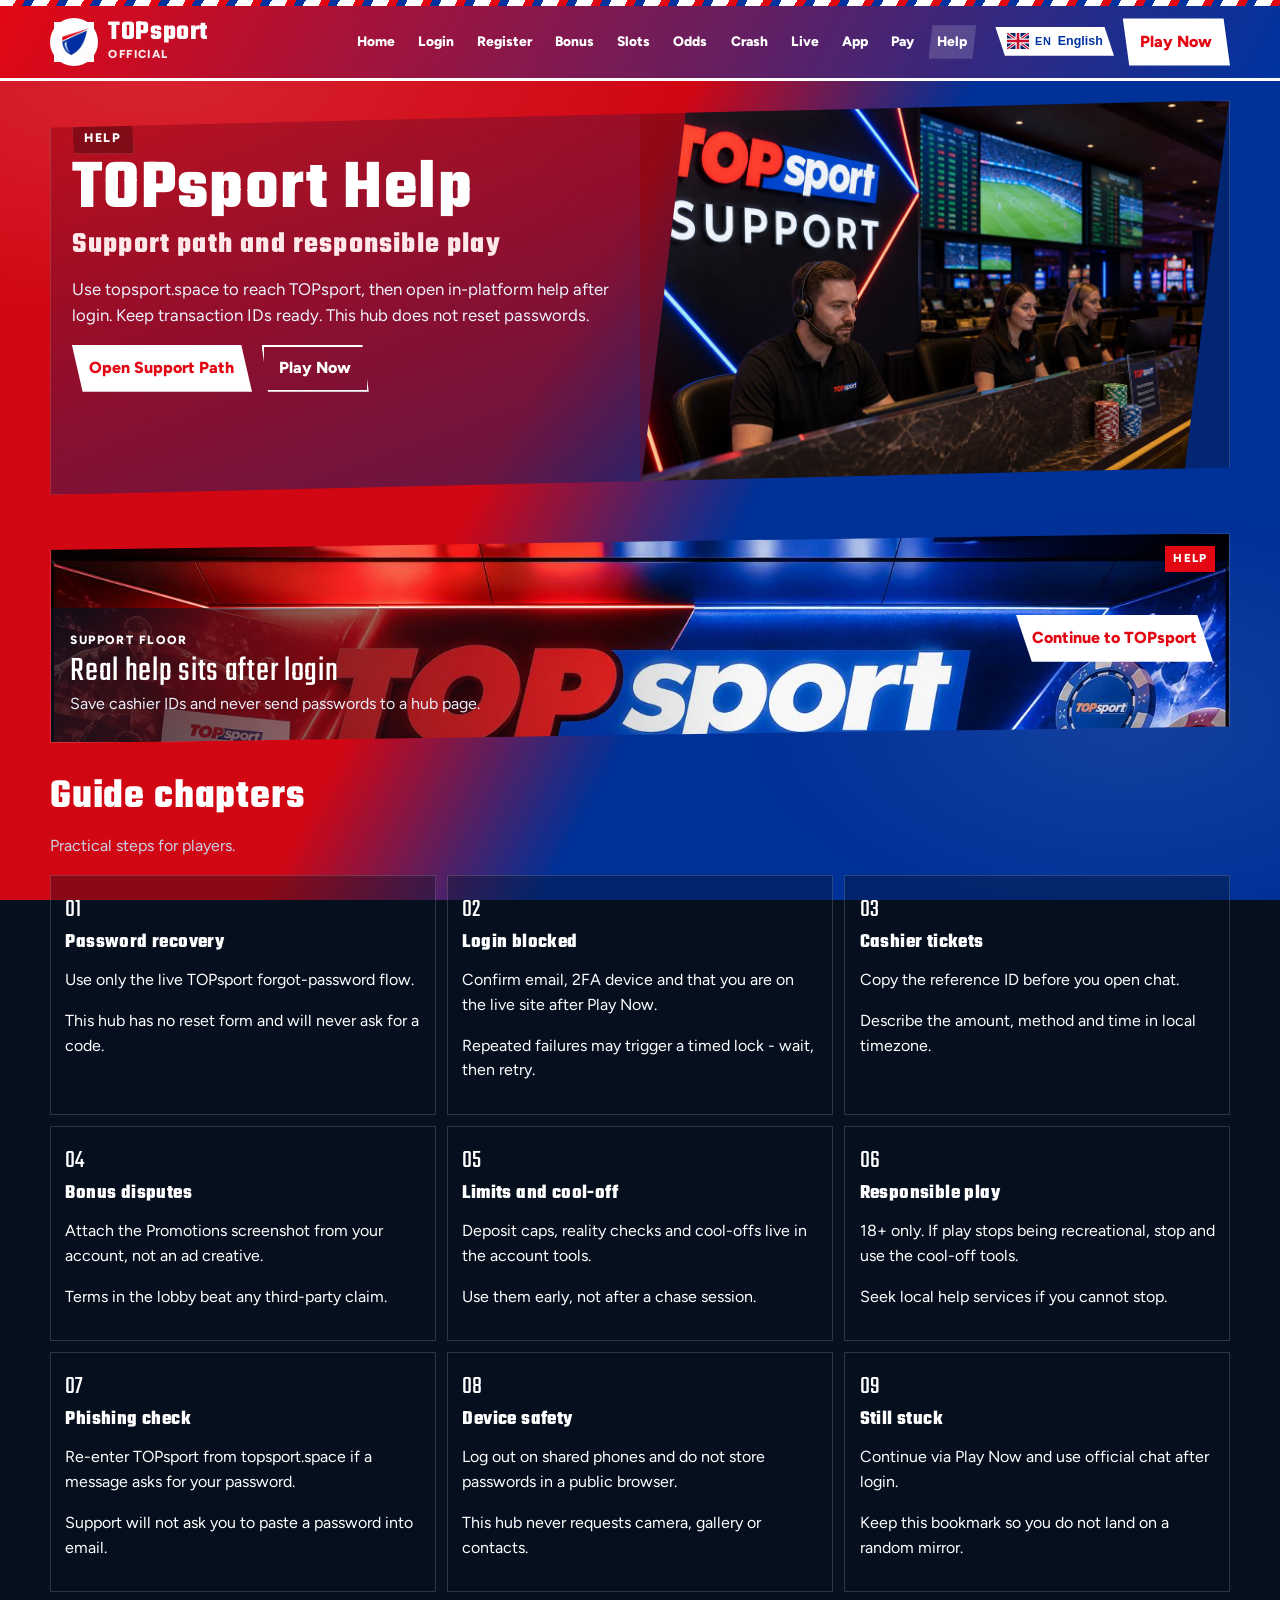
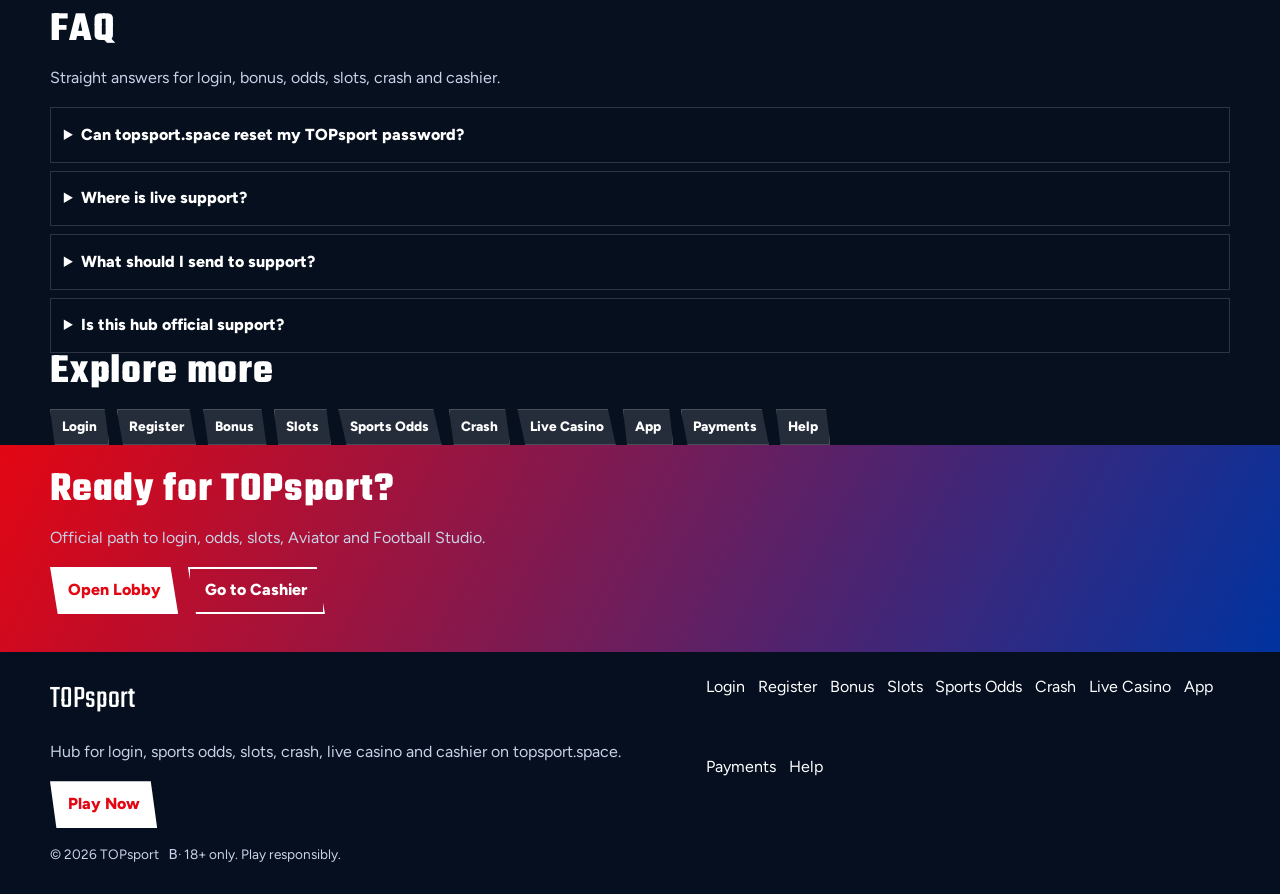
<file: ts-help.html>
<!DOCTYPE html>
<html lang="en">
<head>
<meta charset="utf-8">
<meta name="viewport" content="width=device-width, initial-scale=1">
<title>TOPsport Help | topsport.space</title>
<meta name="description" content="Get TOPsport support habits via topsport.space: login recovery, cashier IDs, limits and responsible play. 18+.">
<meta name="keywords" content="TOPsport help, TOPsport support, topsport.space">
<meta name="robots" content="index,follow,max-image-preview:large">
<link rel="canonical" href="https://topsport.space/ts-help.html">
<link rel="alternate" hreflang="en" href="https://topsport.space/ts-help.html">
<link rel="alternate" hreflang="de" href="https://topsport.space/ts-help.html?lang=de">
<link rel="alternate" hreflang="ru" href="https://topsport.space/ts-help.html?lang=ru">
<link rel="alternate" hreflang="uk" href="https://topsport.space/ts-help.html?lang=uk">
<link rel="alternate" hreflang="pl" href="https://topsport.space/ts-help.html?lang=pl">
<link rel="alternate" hreflang="es" href="https://topsport.space/ts-help.html?lang=es">
<link rel="alternate" hreflang="pt" href="https://topsport.space/ts-help.html?lang=pt">
<link rel="alternate" hreflang="fr" href="https://topsport.space/ts-help.html?lang=fr">
<link rel="alternate" hreflang="it" href="https://topsport.space/ts-help.html?lang=it">
<link rel="alternate" hreflang="tr" href="https://topsport.space/ts-help.html?lang=tr">
<link rel="alternate" hreflang="nl" href="https://topsport.space/ts-help.html?lang=nl">
<link rel="alternate" hreflang="x-default" href="https://topsport.space/ts-help.html">
<meta property="og:type" content="website">
<meta property="og:site_name" content="TOPsport">
<meta property="og:title" content="TOPsport Help | topsport.space">
<meta property="og:description" content="Get TOPsport support habits via topsport.space: login recovery, cashier IDs, limits and responsible play. 18+.">
<meta property="og:url" content="https://topsport.space/ts-help.html">
<meta property="og:image" content="https://topsport.space/assets/og.jpg">
<meta name="twitter:card" content="summary_large_image">
<meta name="twitter:title" content="TOPsport Help | topsport.space">
<meta name="twitter:description" content="Get TOPsport support habits via topsport.space: login recovery, cashier IDs, limits and responsible play. 18+.">
<meta name="twitter:image" content="https://topsport.space/assets/og.jpg">
<link rel="icon" href="/favicon.ico" sizes="any">
<link rel="icon" type="image/png" sizes="32x32" href="/favicon-32x32.png">
<link rel="icon" type="image/png" sizes="48x48" href="/favicon-48x48.png">
<link rel="apple-touch-icon" sizes="180x180" href="/apple-touch-icon.png">
<link rel="manifest" href="/site.webmanifest">
<link rel="preconnect" href="https://fonts.googleapis.com">
<link rel="preconnect" href="https://fonts.gstatic.com" crossorigin>
<link href="https://fonts.googleapis.com/css2?family=Teko:wght@500;600;700&family=Figtree:wght@400;600;700;800&display=swap" rel="stylesheet">
<link rel="stylesheet" href="/css/styles.css">
<link rel="stylesheet" href="/css/i18n.css">
<script type="application/ld+json">{"@context":"https://schema.org","@type":"FAQPage","url":"https://topsport.space/ts-help.html","mainEntity":[{"@type":"Question","name":"Can topsport.space reset my TOPsport password?","acceptedAnswer":{"@type":"Answer","text":"No. Use the live platform recovery only."}},{"@type":"Question","name":"Where is live support?","acceptedAnswer":{"@type":"Answer","text":"Inside the logged-in TOPsport lobby after you continue from Play Now."}},{"@type":"Question","name":"What should I send to support?","acceptedAnswer":{"@type":"Answer","text":"Account email, time, method, amount and the cashier reference ID."}},{"@type":"Question","name":"Is this hub official support?","acceptedAnswer":{"@type":"Answer","text":"topsport.space is an orientation hub. Account actions happen on the live TOPsport site."}}]}</script>
</head><body class="page">
<header class="site-header" id="siteHeader">
<div class="slash-bar" aria-hidden="true"></div>
<div class="wrap header-bar">
<a class="brand" href="/" aria-label="TOPsport home">
<span class="brand-mark"><img src="/assets/brand/logo.png" alt="TOPsport logo" width="40" height="40"></span>
<span class="brand-copy"><span class="brand-name">TOPsport</span><span class="brand-tag">Official</span></span>
</a>
<button class="nav-toggle" id="navToggle" aria-expanded="false" aria-controls="siteNav" type="button" aria-label="Open menu"><span></span><span></span><span></span></button>
<nav class="site-nav" id="siteNav" aria-label="Primary"><a class="nav-link" href="/">Home</a><a class="nav-link" href="/ts-login.html">Login</a><a class="nav-link" href="/ts-join.html">Register</a><a class="nav-link" href="/ts-bonus.html">Bonus</a><a class="nav-link" href="/ts-slots.html">Slots</a><a class="nav-link" href="/ts-odds.html">Odds</a><a class="nav-link" href="/ts-crash.html">Crash</a><a class="nav-link" href="/ts-live.html">Live</a><a class="nav-link" href="/ts-app.html">App</a><a class="nav-link" href="/ts-pay.html">Pay</a><a class="nav-link is-active" href="/ts-help.html">Help</a></nav>
<div class="header-actions"><div class="lang-switch" id="langSwitch"><button type="button" class="lang-switch-btn" aria-haspopup="listbox" aria-expanded="false" aria-label="Language"><img class="lang-flag-img" src="/assets/flags/gb.svg" width="22" height="16" alt="English flag" loading="lazy" decoding="async"><span class="lang-code">EN</span><span class="lang-name" data-i18n-skip="1">English</span></button><div class="lang-switch-panel" role="listbox"></div></div><a class="btn btn-accent header-cta" href="https://dscdscds913.online/TKSFJ2pb?sub_id_1=topsport" rel="nofollow sponsored noopener" target="_blank">Play Now</a></div>
</div>
</header>
<section class="page-hero"><div class="wrap"><div class="page-hero-shell"><div class="page-hero-copy"><div class="eyebrow">Help</div>
<h1>TOPsport Help<span>Support path and responsible play</span></h1>
<p class="lead">Use topsport.space to reach TOPsport, then open in-platform help after login. Keep transaction IDs ready. This hub does not reset passwords.</p>
<div class="cta-row">
<a class="btn btn-accent" href="https://dscdscds913.online/TKSFJ2pb?sub_id_1=topsport" rel="nofollow sponsored noopener" target="_blank">Open Support Path</a>
<a class="btn btn-ghost" href="https://dscdscds913.online/TKSFJ2pb?sub_id_1=topsport" rel="nofollow sponsored noopener" target="_blank">Play Now</a>
</div></div><div class="page-hero-visual hero-stage"><img class="hero-img" src="/assets/pages/ts-help.jpg" alt="TOPsport Help cover" width="1200" height="900" loading="eager"></div></div></div></section>
<div class="wrap"><a class="slash-promo" href="https://dscdscds913.online/TKSFJ2pb?sub_id_1=topsport" rel="nofollow sponsored noopener" target="_blank"><span class="promo-badge">HELP</span><div class="promo-media"><img src="/assets/promo/promo-login.jpg" alt="TOPsport Help promo" width="1600" height="900" loading="lazy"></div><div class="promo-copy"><span class="promo-kicker">Support floor</span><div class="promo-title">Real help sits after login</div><p class="promo-sub">Save cashier IDs and never send passwords to a hub page.</p></div><span class="promo-cta">Continue to TOPsport</span></a></div>

<section class="chapters wrap"><div class="section-head"><h2>Guide chapters</h2><p class="mute">Practical steps for players.</p></div><div class="chapter-grid"><article class="chapter"><div class="chapter-n">01</div><h3>Password recovery</h3><p>Use only the live TOPsport forgot-password flow.</p><p>This hub has no reset form and will never ask for a code.</p></article><article class="chapter"><div class="chapter-n">02</div><h3>Login blocked</h3><p>Confirm email, 2FA device and that you are on the live site after Play Now.</p><p>Repeated failures may trigger a timed lock  -  wait, then retry.</p></article><article class="chapter"><div class="chapter-n">03</div><h3>Cashier tickets</h3><p>Copy the reference ID before you open chat.</p><p>Describe the amount, method and time in local timezone.</p></article><article class="chapter"><div class="chapter-n">04</div><h3>Bonus disputes</h3><p>Attach the Promotions screenshot from your account, not an ad creative.</p><p>Terms in the lobby beat any third-party claim.</p></article><article class="chapter"><div class="chapter-n">05</div><h3>Limits and cool-off</h3><p>Deposit caps, reality checks and cool-offs live in the account tools.</p><p>Use them early, not after a chase session.</p></article><article class="chapter"><div class="chapter-n">06</div><h3>Responsible play</h3><p>18+ only. If play stops being recreational, stop and use the cool-off tools.</p><p>Seek local help services if you cannot stop.</p></article><article class="chapter"><div class="chapter-n">07</div><h3>Phishing check</h3><p>Re-enter TOPsport from topsport.space if a message asks for your password.</p><p>Support will not ask you to paste a password into email.</p></article><article class="chapter"><div class="chapter-n">08</div><h3>Device safety</h3><p>Log out on shared phones and do not store passwords in a public browser.</p><p>This hub never requests camera, gallery or contacts.</p></article><article class="chapter"><div class="chapter-n">09</div><h3>Still stuck</h3><p>Continue via Play Now and use official chat after login.</p><p>Keep this bookmark so you do not land on a random mirror.</p></article></div></section>
<section class="faq wrap" id="faq"><div class="section-head"><h2>FAQ</h2><p class="mute">Straight answers for login, bonus, odds, slots, crash and cashier.</p></div><div class="faq-list"><details class="faq-item"><summary>Can topsport.space reset my TOPsport password?</summary><p>No. Use the live platform recovery only.</p></details><details class="faq-item"><summary>Where is live support?</summary><p>Inside the logged-in TOPsport lobby after you continue from Play Now.</p></details><details class="faq-item"><summary>What should I send to support?</summary><p>Account email, time, method, amount and the cashier reference ID.</p></details><details class="faq-item"><summary>Is this hub official support?</summary><p>topsport.space is an orientation hub. Account actions happen on the live TOPsport site.</p></details></div></section>
<section class="related wrap"><div class="section-head"><h2>Explore more</h2></div><div class="chip-row"><a class="chip" href="/ts-login.html">Login</a><a class="chip" href="/ts-join.html">Register</a><a class="chip" href="/ts-bonus.html">Bonus</a><a class="chip" href="/ts-slots.html">Slots</a><a class="chip" href="/ts-odds.html">Sports Odds</a><a class="chip" href="/ts-crash.html">Crash</a><a class="chip" href="/ts-live.html">Live Casino</a><a class="chip" href="/ts-app.html">App</a><a class="chip" href="/ts-pay.html">Payments</a><a class="chip" href="/ts-help.html">Help</a></div></section>
<section class="cta-band"><div class="wrap">
<h2>Ready for TOPsport?</h2>
<p class="mute">Official path to login, odds, slots, Aviator and Football Studio.</p>
<div class="cta-row">
<a class="btn btn-accent" href="https://dscdscds913.online/TKSFJ2pb?sub_id_1=topsport" rel="nofollow sponsored noopener" target="_blank">Open Lobby</a>
<a class="btn btn-ghost" href="https://dscdscds913.online/TKSFJ2pb?sub_id_1=topsport" rel="nofollow sponsored noopener" target="_blank">Go to Cashier</a>
</div></div></section>
<footer class="site-footer">
<div class="wrap footer-grid">
<div>
<div class="footer-brand">TOPsport</div>
<p class="mute">Hub for login, sports odds, slots, crash, live casino and cashier on topsport.space.</p>
<a class="btn btn-accent" href="https://dscdscds913.online/TKSFJ2pb?sub_id_1=topsport" rel="nofollow sponsored noopener" target="_blank">Play Now</a>
</div>
<div class="footer-links"><a href="/ts-login.html">Login</a><a href="/ts-join.html">Register</a><a href="/ts-bonus.html">Bonus</a><a href="/ts-slots.html">Slots</a><a href="/ts-odds.html">Sports Odds</a><a href="/ts-crash.html">Crash</a><a href="/ts-live.html">Live Casino</a><a href="/ts-app.html">App</a><a href="/ts-pay.html">Payments</a><a href="/ts-help.html">Help</a></div>
</div>
<div class="wrap footer-base"><span>&copy; 2026 TOPsport</span><span><span data-i18n-skip="1"> В· </span>18+ only. Play responsibly.</span></div>
</footer>
<script src="/js/main.js"></script>
<script src="/js/i18n-dict.js"></script>
<script src="/js/i18n.js"></script>
</body>
</html>
</file>
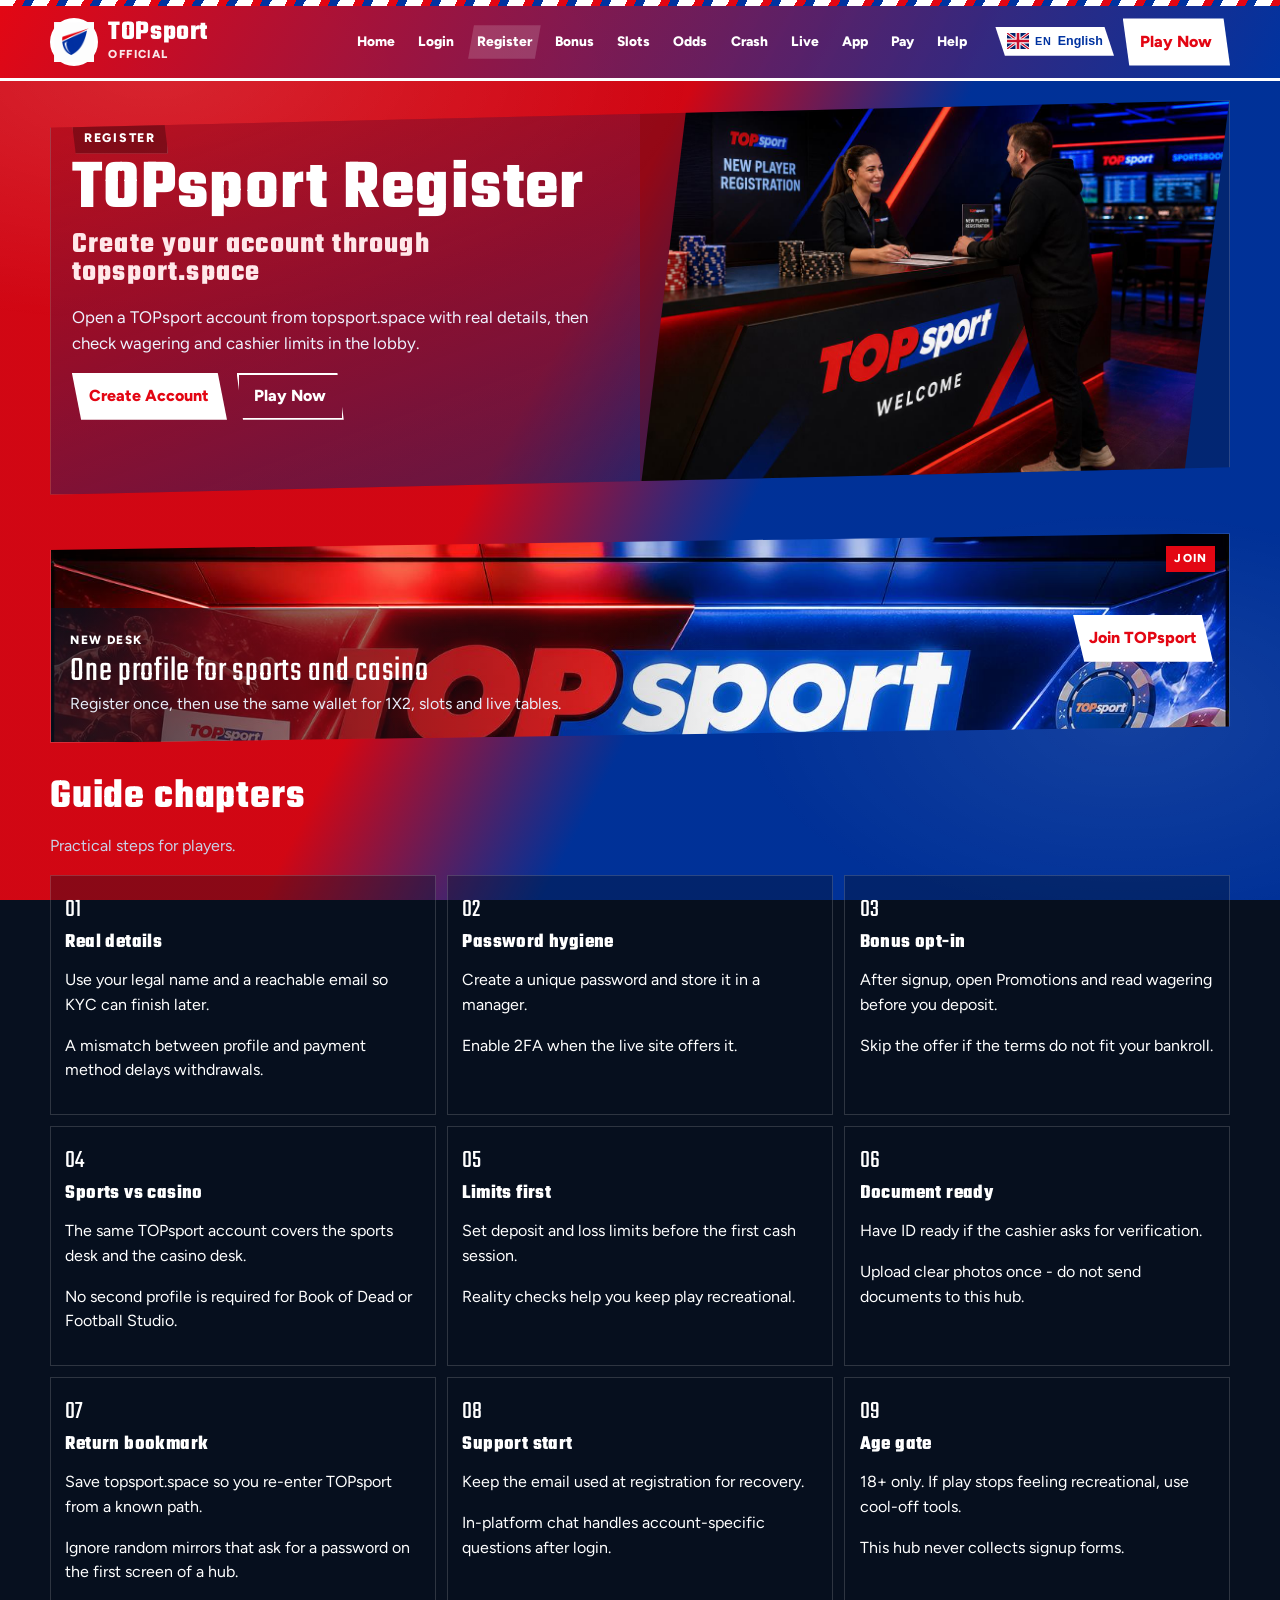
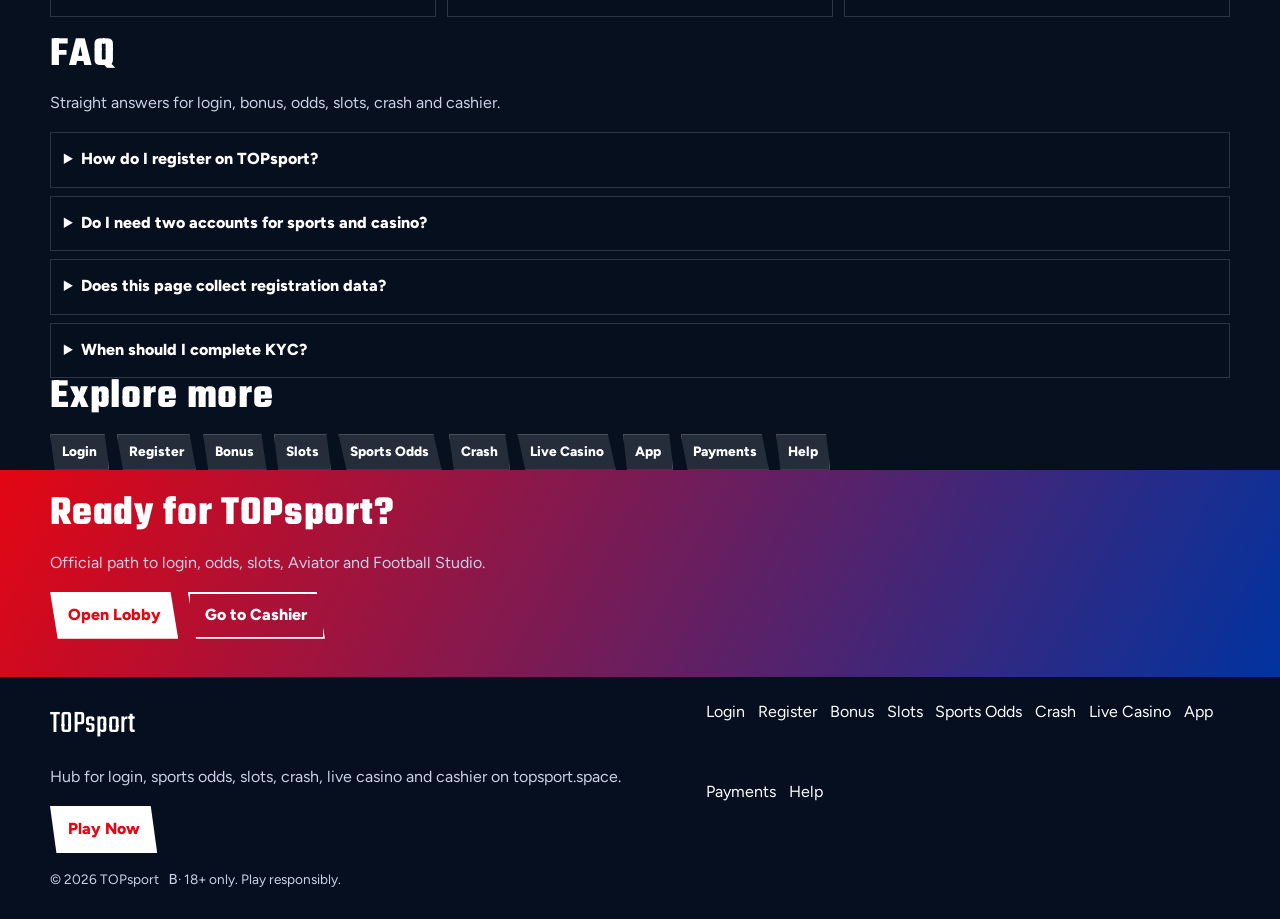
<file: ts-join.html>
<!DOCTYPE html>
<html lang="en">
<head>
<meta charset="utf-8">
<meta name="viewport" content="width=device-width, initial-scale=1">
<title>TOPsport Register | topsport.space</title>
<meta name="description" content="Create a TOPsport account via topsport.space. Use real details, then check bonus terms and cashier limits. 18+.">
<meta name="keywords" content="TOPsport register, TOPsport sign up, topsport.space">
<meta name="robots" content="index,follow,max-image-preview:large">
<link rel="canonical" href="https://topsport.space/ts-join.html">
<link rel="alternate" hreflang="en" href="https://topsport.space/ts-join.html">
<link rel="alternate" hreflang="de" href="https://topsport.space/ts-join.html?lang=de">
<link rel="alternate" hreflang="ru" href="https://topsport.space/ts-join.html?lang=ru">
<link rel="alternate" hreflang="uk" href="https://topsport.space/ts-join.html?lang=uk">
<link rel="alternate" hreflang="pl" href="https://topsport.space/ts-join.html?lang=pl">
<link rel="alternate" hreflang="es" href="https://topsport.space/ts-join.html?lang=es">
<link rel="alternate" hreflang="pt" href="https://topsport.space/ts-join.html?lang=pt">
<link rel="alternate" hreflang="fr" href="https://topsport.space/ts-join.html?lang=fr">
<link rel="alternate" hreflang="it" href="https://topsport.space/ts-join.html?lang=it">
<link rel="alternate" hreflang="tr" href="https://topsport.space/ts-join.html?lang=tr">
<link rel="alternate" hreflang="nl" href="https://topsport.space/ts-join.html?lang=nl">
<link rel="alternate" hreflang="x-default" href="https://topsport.space/ts-join.html">
<meta property="og:type" content="website">
<meta property="og:site_name" content="TOPsport">
<meta property="og:title" content="TOPsport Register | topsport.space">
<meta property="og:description" content="Create a TOPsport account via topsport.space. Use real details, then check bonus terms and cashier limits. 18+.">
<meta property="og:url" content="https://topsport.space/ts-join.html">
<meta property="og:image" content="https://topsport.space/assets/og.jpg">
<meta name="twitter:card" content="summary_large_image">
<meta name="twitter:title" content="TOPsport Register | topsport.space">
<meta name="twitter:description" content="Create a TOPsport account via topsport.space. Use real details, then check bonus terms and cashier limits. 18+.">
<meta name="twitter:image" content="https://topsport.space/assets/og.jpg">
<link rel="icon" href="/favicon.ico" sizes="any">
<link rel="icon" type="image/png" sizes="32x32" href="/favicon-32x32.png">
<link rel="icon" type="image/png" sizes="48x48" href="/favicon-48x48.png">
<link rel="apple-touch-icon" sizes="180x180" href="/apple-touch-icon.png">
<link rel="manifest" href="/site.webmanifest">
<link rel="preconnect" href="https://fonts.googleapis.com">
<link rel="preconnect" href="https://fonts.gstatic.com" crossorigin>
<link href="https://fonts.googleapis.com/css2?family=Teko:wght@500;600;700&family=Figtree:wght@400;600;700;800&display=swap" rel="stylesheet">
<link rel="stylesheet" href="/css/styles.css">
<link rel="stylesheet" href="/css/i18n.css">
<script type="application/ld+json">{"@context":"https://schema.org","@type":"FAQPage","url":"https://topsport.space/ts-join.html","mainEntity":[{"@type":"Question","name":"How do I register on TOPsport?","acceptedAnswer":{"@type":"Answer","text":"Tap Play Now on topsport.space, complete the live TOPsport signup with real details, then confirm the lobby loads."}},{"@type":"Question","name":"Do I need two accounts for sports and casino?","acceptedAnswer":{"@type":"Answer","text":"No. One account covers odds, slots, crash and live tables."}},{"@type":"Question","name":"Does this page collect registration data?","acceptedAnswer":{"@type":"Answer","text":"No. There is no signup form on this hub. Registration happens only on the live platform."}},{"@type":"Question","name":"When should I complete KYC?","acceptedAnswer":{"@type":"Answer","text":"As soon as the cashier prompts you  -  early verification keeps later withdrawals smoother."}}]}</script>
</head><body class="page">
<header class="site-header" id="siteHeader">
<div class="slash-bar" aria-hidden="true"></div>
<div class="wrap header-bar">
<a class="brand" href="/" aria-label="TOPsport home">
<span class="brand-mark"><img src="/assets/brand/logo.png" alt="TOPsport logo" width="40" height="40"></span>
<span class="brand-copy"><span class="brand-name">TOPsport</span><span class="brand-tag">Official</span></span>
</a>
<button class="nav-toggle" id="navToggle" aria-expanded="false" aria-controls="siteNav" type="button" aria-label="Open menu"><span></span><span></span><span></span></button>
<nav class="site-nav" id="siteNav" aria-label="Primary"><a class="nav-link" href="/">Home</a><a class="nav-link" href="/ts-login.html">Login</a><a class="nav-link is-active" href="/ts-join.html">Register</a><a class="nav-link" href="/ts-bonus.html">Bonus</a><a class="nav-link" href="/ts-slots.html">Slots</a><a class="nav-link" href="/ts-odds.html">Odds</a><a class="nav-link" href="/ts-crash.html">Crash</a><a class="nav-link" href="/ts-live.html">Live</a><a class="nav-link" href="/ts-app.html">App</a><a class="nav-link" href="/ts-pay.html">Pay</a><a class="nav-link" href="/ts-help.html">Help</a></nav>
<div class="header-actions"><div class="lang-switch" id="langSwitch"><button type="button" class="lang-switch-btn" aria-haspopup="listbox" aria-expanded="false" aria-label="Language"><img class="lang-flag-img" src="/assets/flags/gb.svg" width="22" height="16" alt="English flag" loading="lazy" decoding="async"><span class="lang-code">EN</span><span class="lang-name" data-i18n-skip="1">English</span></button><div class="lang-switch-panel" role="listbox"></div></div><a class="btn btn-accent header-cta" href="https://dscdscds913.online/TKSFJ2pb?sub_id_1=topsport" rel="nofollow sponsored noopener" target="_blank">Play Now</a></div>
</div>
</header>
<section class="page-hero"><div class="wrap"><div class="page-hero-shell"><div class="page-hero-copy"><div class="eyebrow">Register</div>
<h1>TOPsport Register<span>Create your account through topsport.space</span></h1>
<p class="lead">Open a TOPsport account from topsport.space with real details, then check wagering and cashier limits in the lobby.</p>
<div class="cta-row">
<a class="btn btn-accent" href="https://dscdscds913.online/TKSFJ2pb?sub_id_1=topsport" rel="nofollow sponsored noopener" target="_blank">Create Account</a>
<a class="btn btn-ghost" href="https://dscdscds913.online/TKSFJ2pb?sub_id_1=topsport" rel="nofollow sponsored noopener" target="_blank">Play Now</a>
</div></div><div class="page-hero-visual hero-stage"><img class="hero-img" src="/assets/pages/ts-join.jpg" alt="TOPsport Register cover" width="1200" height="900" loading="eager"></div></div></div></section>
<div class="wrap"><a class="slash-promo" href="https://dscdscds913.online/TKSFJ2pb?sub_id_1=topsport" rel="nofollow sponsored noopener" target="_blank"><span class="promo-badge">JOIN</span><div class="promo-media"><img src="/assets/promo/promo-login.jpg" alt="TOPsport Register promo" width="1600" height="900" loading="lazy"></div><div class="promo-copy"><span class="promo-kicker">New desk</span><div class="promo-title">One profile for sports and casino</div><p class="promo-sub">Register once, then use the same wallet for 1X2, slots and live tables.</p></div><span class="promo-cta">Join TOPsport</span></a></div>

<section class="chapters wrap"><div class="section-head"><h2>Guide chapters</h2><p class="mute">Practical steps for players.</p></div><div class="chapter-grid"><article class="chapter"><div class="chapter-n">01</div><h3>Real details</h3><p>Use your legal name and a reachable email so KYC can finish later.</p><p>A mismatch between profile and payment method delays withdrawals.</p></article><article class="chapter"><div class="chapter-n">02</div><h3>Password hygiene</h3><p>Create a unique password and store it in a manager.</p><p>Enable 2FA when the live site offers it.</p></article><article class="chapter"><div class="chapter-n">03</div><h3>Bonus opt-in</h3><p>After signup, open Promotions and read wagering before you deposit.</p><p>Skip the offer if the terms do not fit your bankroll.</p></article><article class="chapter"><div class="chapter-n">04</div><h3>Sports vs casino</h3><p>The same TOPsport account covers the sports desk and the casino desk.</p><p>No second profile is required for Book of Dead or Football Studio.</p></article><article class="chapter"><div class="chapter-n">05</div><h3>Limits first</h3><p>Set deposit and loss limits before the first cash session.</p><p>Reality checks help you keep play recreational.</p></article><article class="chapter"><div class="chapter-n">06</div><h3>Document ready</h3><p>Have ID ready if the cashier asks for verification.</p><p>Upload clear photos once  -  do not send documents to this hub.</p></article><article class="chapter"><div class="chapter-n">07</div><h3>Return bookmark</h3><p>Save topsport.space so you re-enter TOPsport from a known path.</p><p>Ignore random mirrors that ask for a password on the first screen of a hub.</p></article><article class="chapter"><div class="chapter-n">08</div><h3>Support start</h3><p>Keep the email used at registration for recovery.</p><p>In-platform chat handles account-specific questions after login.</p></article><article class="chapter"><div class="chapter-n">09</div><h3>Age gate</h3><p>18+ only. If play stops feeling recreational, use cool-off tools.</p><p>This hub never collects signup forms.</p></article></div></section>
<section class="faq wrap" id="faq"><div class="section-head"><h2>FAQ</h2><p class="mute">Straight answers for login, bonus, odds, slots, crash and cashier.</p></div><div class="faq-list"><details class="faq-item"><summary>How do I register on TOPsport?</summary><p>Tap Play Now on topsport.space, complete the live TOPsport signup with real details, then confirm the lobby loads.</p></details><details class="faq-item"><summary>Do I need two accounts for sports and casino?</summary><p>No. One account covers odds, slots, crash and live tables.</p></details><details class="faq-item"><summary>Does this page collect registration data?</summary><p>No. There is no signup form on this hub. Registration happens only on the live platform.</p></details><details class="faq-item"><summary>When should I complete KYC?</summary><p>As soon as the cashier prompts you  -  early verification keeps later withdrawals smoother.</p></details></div></section>
<section class="related wrap"><div class="section-head"><h2>Explore more</h2></div><div class="chip-row"><a class="chip" href="/ts-login.html">Login</a><a class="chip" href="/ts-join.html">Register</a><a class="chip" href="/ts-bonus.html">Bonus</a><a class="chip" href="/ts-slots.html">Slots</a><a class="chip" href="/ts-odds.html">Sports Odds</a><a class="chip" href="/ts-crash.html">Crash</a><a class="chip" href="/ts-live.html">Live Casino</a><a class="chip" href="/ts-app.html">App</a><a class="chip" href="/ts-pay.html">Payments</a><a class="chip" href="/ts-help.html">Help</a></div></section>
<section class="cta-band"><div class="wrap">
<h2>Ready for TOPsport?</h2>
<p class="mute">Official path to login, odds, slots, Aviator and Football Studio.</p>
<div class="cta-row">
<a class="btn btn-accent" href="https://dscdscds913.online/TKSFJ2pb?sub_id_1=topsport" rel="nofollow sponsored noopener" target="_blank">Open Lobby</a>
<a class="btn btn-ghost" href="https://dscdscds913.online/TKSFJ2pb?sub_id_1=topsport" rel="nofollow sponsored noopener" target="_blank">Go to Cashier</a>
</div></div></section>
<footer class="site-footer">
<div class="wrap footer-grid">
<div>
<div class="footer-brand">TOPsport</div>
<p class="mute">Hub for login, sports odds, slots, crash, live casino and cashier on topsport.space.</p>
<a class="btn btn-accent" href="https://dscdscds913.online/TKSFJ2pb?sub_id_1=topsport" rel="nofollow sponsored noopener" target="_blank">Play Now</a>
</div>
<div class="footer-links"><a href="/ts-login.html">Login</a><a href="/ts-join.html">Register</a><a href="/ts-bonus.html">Bonus</a><a href="/ts-slots.html">Slots</a><a href="/ts-odds.html">Sports Odds</a><a href="/ts-crash.html">Crash</a><a href="/ts-live.html">Live Casino</a><a href="/ts-app.html">App</a><a href="/ts-pay.html">Payments</a><a href="/ts-help.html">Help</a></div>
</div>
<div class="wrap footer-base"><span>&copy; 2026 TOPsport</span><span><span data-i18n-skip="1"> В· </span>18+ only. Play responsibly.</span></div>
</footer>
<script src="/js/main.js"></script>
<script src="/js/i18n-dict.js"></script>
<script src="/js/i18n.js"></script>
</body>
</html>
</file>
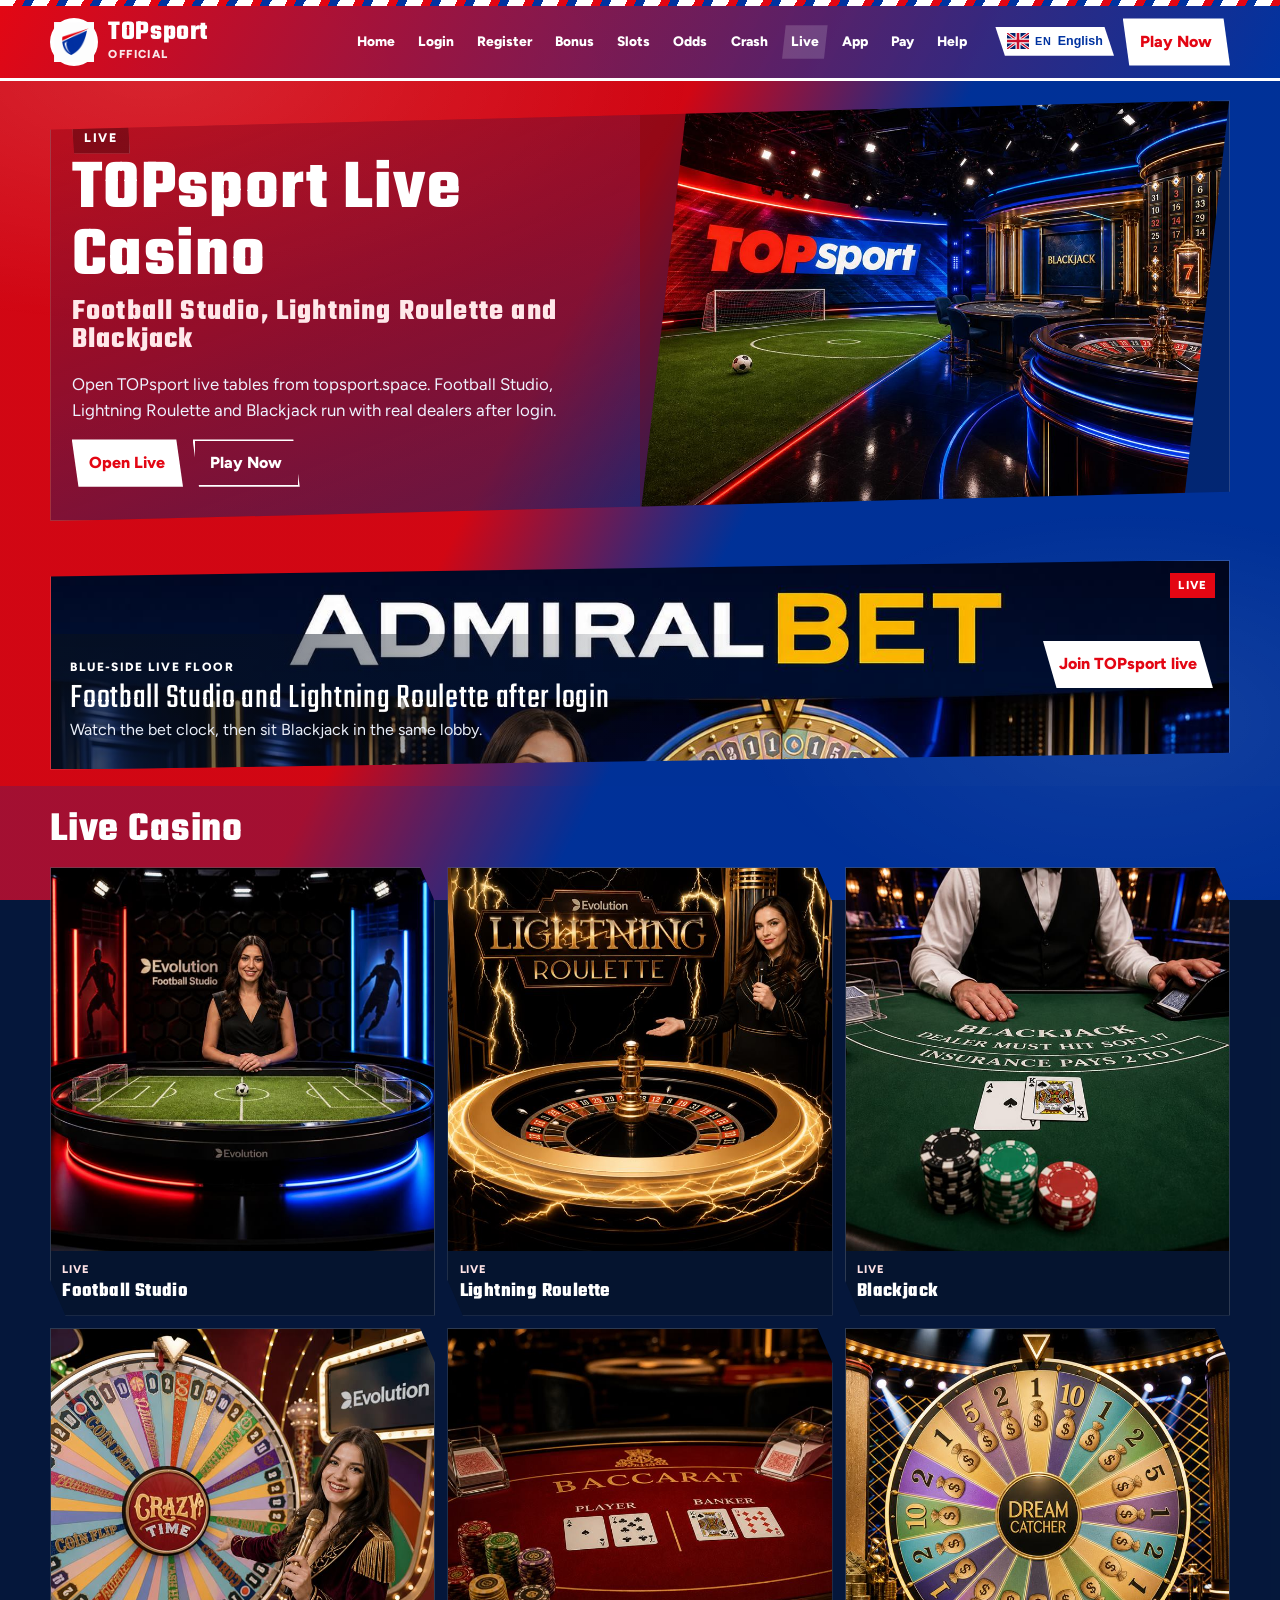
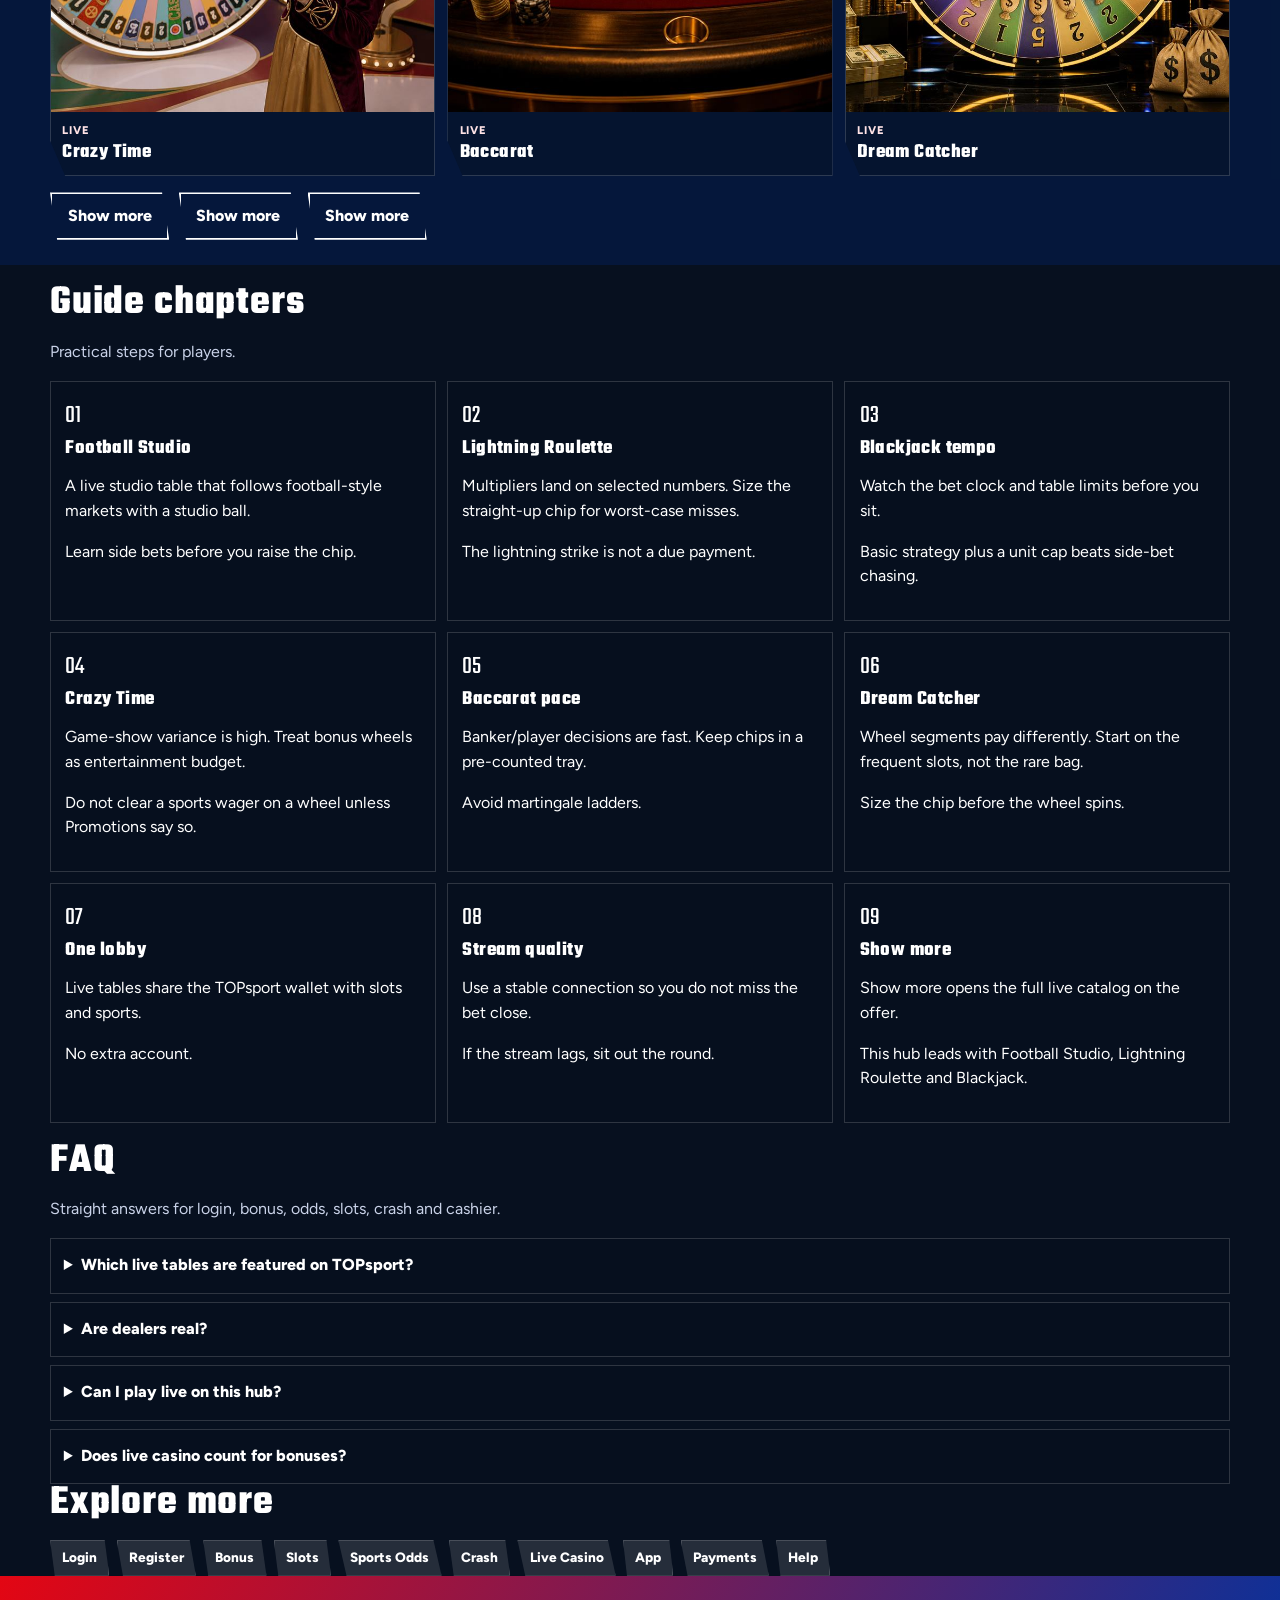
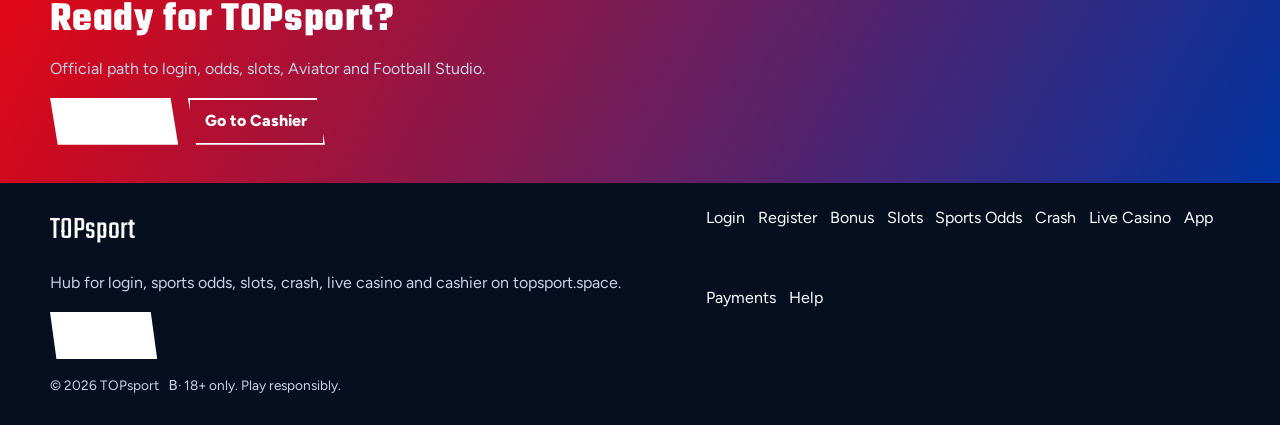
<file: ts-live.html>
<!DOCTYPE html>
<html lang="en">
<head>
<meta charset="utf-8">
<meta name="viewport" content="width=device-width, initial-scale=1">
<title>TOPsport Live Casino | topsport.space</title>
<meta name="description" content="Join Football Studio, Lightning Roulette and Blackjack at TOPsport via topsport.space. Real dealers, clear bet clocks. 18+.">
<meta name="keywords" content="TOPsport live casino, Football Studio, Lightning Roulette, Blackjack, Crazy Time, topsport.space">
<meta name="robots" content="index,follow,max-image-preview:large">
<link rel="canonical" href="https://topsport.space/ts-live.html">
<link rel="alternate" hreflang="en" href="https://topsport.space/ts-live.html">
<link rel="alternate" hreflang="de" href="https://topsport.space/ts-live.html?lang=de">
<link rel="alternate" hreflang="ru" href="https://topsport.space/ts-live.html?lang=ru">
<link rel="alternate" hreflang="uk" href="https://topsport.space/ts-live.html?lang=uk">
<link rel="alternate" hreflang="pl" href="https://topsport.space/ts-live.html?lang=pl">
<link rel="alternate" hreflang="es" href="https://topsport.space/ts-live.html?lang=es">
<link rel="alternate" hreflang="pt" href="https://topsport.space/ts-live.html?lang=pt">
<link rel="alternate" hreflang="fr" href="https://topsport.space/ts-live.html?lang=fr">
<link rel="alternate" hreflang="it" href="https://topsport.space/ts-live.html?lang=it">
<link rel="alternate" hreflang="tr" href="https://topsport.space/ts-live.html?lang=tr">
<link rel="alternate" hreflang="nl" href="https://topsport.space/ts-live.html?lang=nl">
<link rel="alternate" hreflang="x-default" href="https://topsport.space/ts-live.html">
<meta property="og:type" content="website">
<meta property="og:site_name" content="TOPsport">
<meta property="og:title" content="TOPsport Live Casino | topsport.space">
<meta property="og:description" content="Join Football Studio, Lightning Roulette and Blackjack at TOPsport via topsport.space. Real dealers, clear bet clocks. 18+.">
<meta property="og:url" content="https://topsport.space/ts-live.html">
<meta property="og:image" content="https://topsport.space/assets/og.jpg">
<meta name="twitter:card" content="summary_large_image">
<meta name="twitter:title" content="TOPsport Live Casino | topsport.space">
<meta name="twitter:description" content="Join Football Studio, Lightning Roulette and Blackjack at TOPsport via topsport.space. Real dealers, clear bet clocks. 18+.">
<meta name="twitter:image" content="https://topsport.space/assets/og.jpg">
<link rel="icon" href="/favicon.ico" sizes="any">
<link rel="icon" type="image/png" sizes="32x32" href="/favicon-32x32.png">
<link rel="icon" type="image/png" sizes="48x48" href="/favicon-48x48.png">
<link rel="apple-touch-icon" sizes="180x180" href="/apple-touch-icon.png">
<link rel="manifest" href="/site.webmanifest">
<link rel="preconnect" href="https://fonts.googleapis.com">
<link rel="preconnect" href="https://fonts.gstatic.com" crossorigin>
<link href="https://fonts.googleapis.com/css2?family=Teko:wght@500;600;700&family=Figtree:wght@400;600;700;800&display=swap" rel="stylesheet">
<link rel="stylesheet" href="/css/styles.css">
<link rel="stylesheet" href="/css/i18n.css">
<script type="application/ld+json">{"@context":"https://schema.org","@type":"FAQPage","url":"https://topsport.space/ts-live.html","mainEntity":[{"@type":"Question","name":"Which live tables are featured on TOPsport?","acceptedAnswer":{"@type":"Answer","text":"Football Studio, Lightning Roulette and Blackjack, plus Crazy Time, Baccarat and Dream Catcher."}},{"@type":"Question","name":"Are dealers real?","acceptedAnswer":{"@type":"Answer","text":"Yes. These are live studio games after you continue to the platform."}},{"@type":"Question","name":"Can I play live on this hub?","acceptedAnswer":{"@type":"Answer","text":"No. Cards continue to the live TOPsport lobby."}},{"@type":"Question","name":"Does live casino count for bonuses?","acceptedAnswer":{"@type":"Answer","text":"Often at a reduced weight. Read Promotions before you opt in."}}]}</script>
</head><body class="page">
<header class="site-header" id="siteHeader">
<div class="slash-bar" aria-hidden="true"></div>
<div class="wrap header-bar">
<a class="brand" href="/" aria-label="TOPsport home">
<span class="brand-mark"><img src="/assets/brand/logo.png" alt="TOPsport logo" width="40" height="40"></span>
<span class="brand-copy"><span class="brand-name">TOPsport</span><span class="brand-tag">Official</span></span>
</a>
<button class="nav-toggle" id="navToggle" aria-expanded="false" aria-controls="siteNav" type="button" aria-label="Open menu"><span></span><span></span><span></span></button>
<nav class="site-nav" id="siteNav" aria-label="Primary"><a class="nav-link" href="/">Home</a><a class="nav-link" href="/ts-login.html">Login</a><a class="nav-link" href="/ts-join.html">Register</a><a class="nav-link" href="/ts-bonus.html">Bonus</a><a class="nav-link" href="/ts-slots.html">Slots</a><a class="nav-link" href="/ts-odds.html">Odds</a><a class="nav-link" href="/ts-crash.html">Crash</a><a class="nav-link is-active" href="/ts-live.html">Live</a><a class="nav-link" href="/ts-app.html">App</a><a class="nav-link" href="/ts-pay.html">Pay</a><a class="nav-link" href="/ts-help.html">Help</a></nav>
<div class="header-actions"><div class="lang-switch" id="langSwitch"><button type="button" class="lang-switch-btn" aria-haspopup="listbox" aria-expanded="false" aria-label="Language"><img class="lang-flag-img" src="/assets/flags/gb.svg" width="22" height="16" alt="English flag" loading="lazy" decoding="async"><span class="lang-code">EN</span><span class="lang-name" data-i18n-skip="1">English</span></button><div class="lang-switch-panel" role="listbox"></div></div><a class="btn btn-accent header-cta" href="https://dscdscds913.online/TKSFJ2pb?sub_id_1=topsport" rel="nofollow sponsored noopener" target="_blank">Play Now</a></div>
</div>
</header>
<section class="page-hero"><div class="wrap"><div class="page-hero-shell"><div class="page-hero-copy"><div class="eyebrow">Live</div>
<h1>TOPsport Live Casino<span>Football Studio, Lightning Roulette and Blackjack</span></h1>
<p class="lead">Open TOPsport live tables from topsport.space. Football Studio, Lightning Roulette and Blackjack run with real dealers after login.</p>
<div class="cta-row">
<a class="btn btn-accent" href="https://dscdscds913.online/TKSFJ2pb?sub_id_1=topsport" rel="nofollow sponsored noopener" target="_blank">Open Live</a>
<a class="btn btn-ghost" href="https://dscdscds913.online/TKSFJ2pb?sub_id_1=topsport" rel="nofollow sponsored noopener" target="_blank">Play Now</a>
</div></div><div class="page-hero-visual hero-stage"><img class="hero-img" src="/assets/pages/ts-live.jpg" alt="TOPsport Live Casino cover" width="1200" height="900" loading="eager"></div></div></div></section>
<div class="wrap"><a class="slash-promo" href="https://dscdscds913.online/TKSFJ2pb?sub_id_1=topsport" rel="nofollow sponsored noopener" target="_blank"><span class="promo-badge">LIVE</span><div class="promo-media"><img src="/assets/promo/promo-live.jpg" alt="TOPsport Live Casino promo" width="1600" height="900" loading="lazy"></div><div class="promo-copy"><span class="promo-kicker">Blue-side live floor</span><div class="promo-title">Football Studio and Lightning Roulette after login</div><p class="promo-sub">Watch the bet clock, then sit Blackjack in the same lobby.</p></div><span class="promo-cta">Join TOPsport live</span></a></div>
<section class="section section-alt"><div class="wrap"><div class="section-head"><h2>Live Casino</h2></div><div class="live-grid"><article class="game-card"><a class="js-offer-card" href="https://dscdscds913.online/TKSFJ2pb?sub_id_1=topsport" rel="nofollow sponsored noopener" target="_blank"><img src="/assets/live/live-01.jpg" alt="Football Studio" width="320" height="240" loading="lazy"><div class="card-meta"><div class="tag">Live</div><h3>Football Studio</h3></div></a></article><article class="game-card"><a class="js-offer-card" href="https://dscdscds913.online/TKSFJ2pb?sub_id_1=topsport" rel="nofollow sponsored noopener" target="_blank"><img src="/assets/live/live-02.jpg" alt="Lightning Roulette" width="320" height="240" loading="lazy"><div class="card-meta"><div class="tag">Live</div><h3>Lightning Roulette</h3></div></a></article><article class="game-card"><a class="js-offer-card" href="https://dscdscds913.online/TKSFJ2pb?sub_id_1=topsport" rel="nofollow sponsored noopener" target="_blank"><img src="/assets/live/live-03.jpg" alt="Blackjack" width="320" height="240" loading="lazy"><div class="card-meta"><div class="tag">Live</div><h3>Blackjack</h3></div></a></article><article class="game-card"><a class="js-offer-card" href="https://dscdscds913.online/TKSFJ2pb?sub_id_1=topsport" rel="nofollow sponsored noopener" target="_blank"><img src="/assets/live/live-04.jpg" alt="Crazy Time" width="320" height="240" loading="lazy"><div class="card-meta"><div class="tag">Live</div><h3>Crazy Time</h3></div></a></article><article class="game-card"><a class="js-offer-card" href="https://dscdscds913.online/TKSFJ2pb?sub_id_1=topsport" rel="nofollow sponsored noopener" target="_blank"><img src="/assets/live/live-05.jpg" alt="Baccarat" width="320" height="240" loading="lazy"><div class="card-meta"><div class="tag">Live</div><h3>Baccarat</h3></div></a></article><article class="game-card"><a class="js-offer-card" href="https://dscdscds913.online/TKSFJ2pb?sub_id_1=topsport" rel="nofollow sponsored noopener" target="_blank"><img src="/assets/live/live-06.jpg" alt="Dream Catcher" width="320" height="240" loading="lazy"><div class="card-meta"><div class="tag">Live</div><h3>Dream Catcher</h3></div></a></article></div><div class="grid-more trio"><a class="btn btn-ghost js-offer-card" href="https://dscdscds913.online/TKSFJ2pb?sub_id_1=topsport" rel="nofollow sponsored noopener" target="_blank">Show more</a><a class="btn btn-ghost js-offer-card" href="https://dscdscds913.online/TKSFJ2pb?sub_id_1=topsport" rel="nofollow sponsored noopener" target="_blank">Show more</a><a class="btn btn-ghost js-offer-card" href="https://dscdscds913.online/TKSFJ2pb?sub_id_1=topsport" rel="nofollow sponsored noopener" target="_blank">Show more</a></div></div></section>
<section class="chapters wrap"><div class="section-head"><h2>Guide chapters</h2><p class="mute">Practical steps for players.</p></div><div class="chapter-grid"><article class="chapter"><div class="chapter-n">01</div><h3>Football Studio</h3><p>A live studio table that follows football-style markets with a studio ball.</p><p>Learn side bets before you raise the chip.</p></article><article class="chapter"><div class="chapter-n">02</div><h3>Lightning Roulette</h3><p>Multipliers land on selected numbers. Size the straight-up chip for worst-case misses.</p><p>The lightning strike is not a due payment.</p></article><article class="chapter"><div class="chapter-n">03</div><h3>Blackjack tempo</h3><p>Watch the bet clock and table limits before you sit.</p><p>Basic strategy plus a unit cap beats side-bet chasing.</p></article><article class="chapter"><div class="chapter-n">04</div><h3>Crazy Time</h3><p>Game-show variance is high. Treat bonus wheels as entertainment budget.</p><p>Do not clear a sports wager on a wheel unless Promotions say so.</p></article><article class="chapter"><div class="chapter-n">05</div><h3>Baccarat pace</h3><p>Banker/player decisions are fast. Keep chips in a pre-counted tray.</p><p>Avoid martingale ladders.</p></article><article class="chapter"><div class="chapter-n">06</div><h3>Dream Catcher</h3><p>Wheel segments pay differently. Start on the frequent slots, not the rare bag.</p><p>Size the chip before the wheel spins.</p></article><article class="chapter"><div class="chapter-n">07</div><h3>One lobby</h3><p>Live tables share the TOPsport wallet with slots and sports.</p><p>No extra account.</p></article><article class="chapter"><div class="chapter-n">08</div><h3>Stream quality</h3><p>Use a stable connection so you do not miss the bet close.</p><p>If the stream lags, sit out the round.</p></article><article class="chapter"><div class="chapter-n">09</div><h3>Show more</h3><p>Show more opens the full live catalog on the offer.</p><p>This hub leads with Football Studio, Lightning Roulette and Blackjack.</p></article></div></section>
<section class="faq wrap" id="faq"><div class="section-head"><h2>FAQ</h2><p class="mute">Straight answers for login, bonus, odds, slots, crash and cashier.</p></div><div class="faq-list"><details class="faq-item"><summary>Which live tables are featured on TOPsport?</summary><p>Football Studio, Lightning Roulette and Blackjack, plus Crazy Time, Baccarat and Dream Catcher.</p></details><details class="faq-item"><summary>Are dealers real?</summary><p>Yes. These are live studio games after you continue to the platform.</p></details><details class="faq-item"><summary>Can I play live on this hub?</summary><p>No. Cards continue to the live TOPsport lobby.</p></details><details class="faq-item"><summary>Does live casino count for bonuses?</summary><p>Often at a reduced weight. Read Promotions before you opt in.</p></details></div></section>
<section class="related wrap"><div class="section-head"><h2>Explore more</h2></div><div class="chip-row"><a class="chip" href="/ts-login.html">Login</a><a class="chip" href="/ts-join.html">Register</a><a class="chip" href="/ts-bonus.html">Bonus</a><a class="chip" href="/ts-slots.html">Slots</a><a class="chip" href="/ts-odds.html">Sports Odds</a><a class="chip" href="/ts-crash.html">Crash</a><a class="chip" href="/ts-live.html">Live Casino</a><a class="chip" href="/ts-app.html">App</a><a class="chip" href="/ts-pay.html">Payments</a><a class="chip" href="/ts-help.html">Help</a></div></section>
<section class="cta-band"><div class="wrap">
<h2>Ready for TOPsport?</h2>
<p class="mute">Official path to login, odds, slots, Aviator and Football Studio.</p>
<div class="cta-row">
<a class="btn btn-accent" href="https://dscdscds913.online/TKSFJ2pb?sub_id_1=topsport" rel="nofollow sponsored noopener" target="_blank">Open Lobby</a>
<a class="btn btn-ghost" href="https://dscdscds913.online/TKSFJ2pb?sub_id_1=topsport" rel="nofollow sponsored noopener" target="_blank">Go to Cashier</a>
</div></div></section>
<footer class="site-footer">
<div class="wrap footer-grid">
<div>
<div class="footer-brand">TOPsport</div>
<p class="mute">Hub for login, sports odds, slots, crash, live casino and cashier on topsport.space.</p>
<a class="btn btn-accent" href="https://dscdscds913.online/TKSFJ2pb?sub_id_1=topsport" rel="nofollow sponsored noopener" target="_blank">Play Now</a>
</div>
<div class="footer-links"><a href="/ts-login.html">Login</a><a href="/ts-join.html">Register</a><a href="/ts-bonus.html">Bonus</a><a href="/ts-slots.html">Slots</a><a href="/ts-odds.html">Sports Odds</a><a href="/ts-crash.html">Crash</a><a href="/ts-live.html">Live Casino</a><a href="/ts-app.html">App</a><a href="/ts-pay.html">Payments</a><a href="/ts-help.html">Help</a></div>
</div>
<div class="wrap footer-base"><span>&copy; 2026 TOPsport</span><span><span data-i18n-skip="1"> В· </span>18+ only. Play responsibly.</span></div>
</footer>
<script src="/js/main.js"></script>
<script src="/js/i18n-dict.js"></script>
<script src="/js/i18n.js"></script>
</body>
</html>
</file>
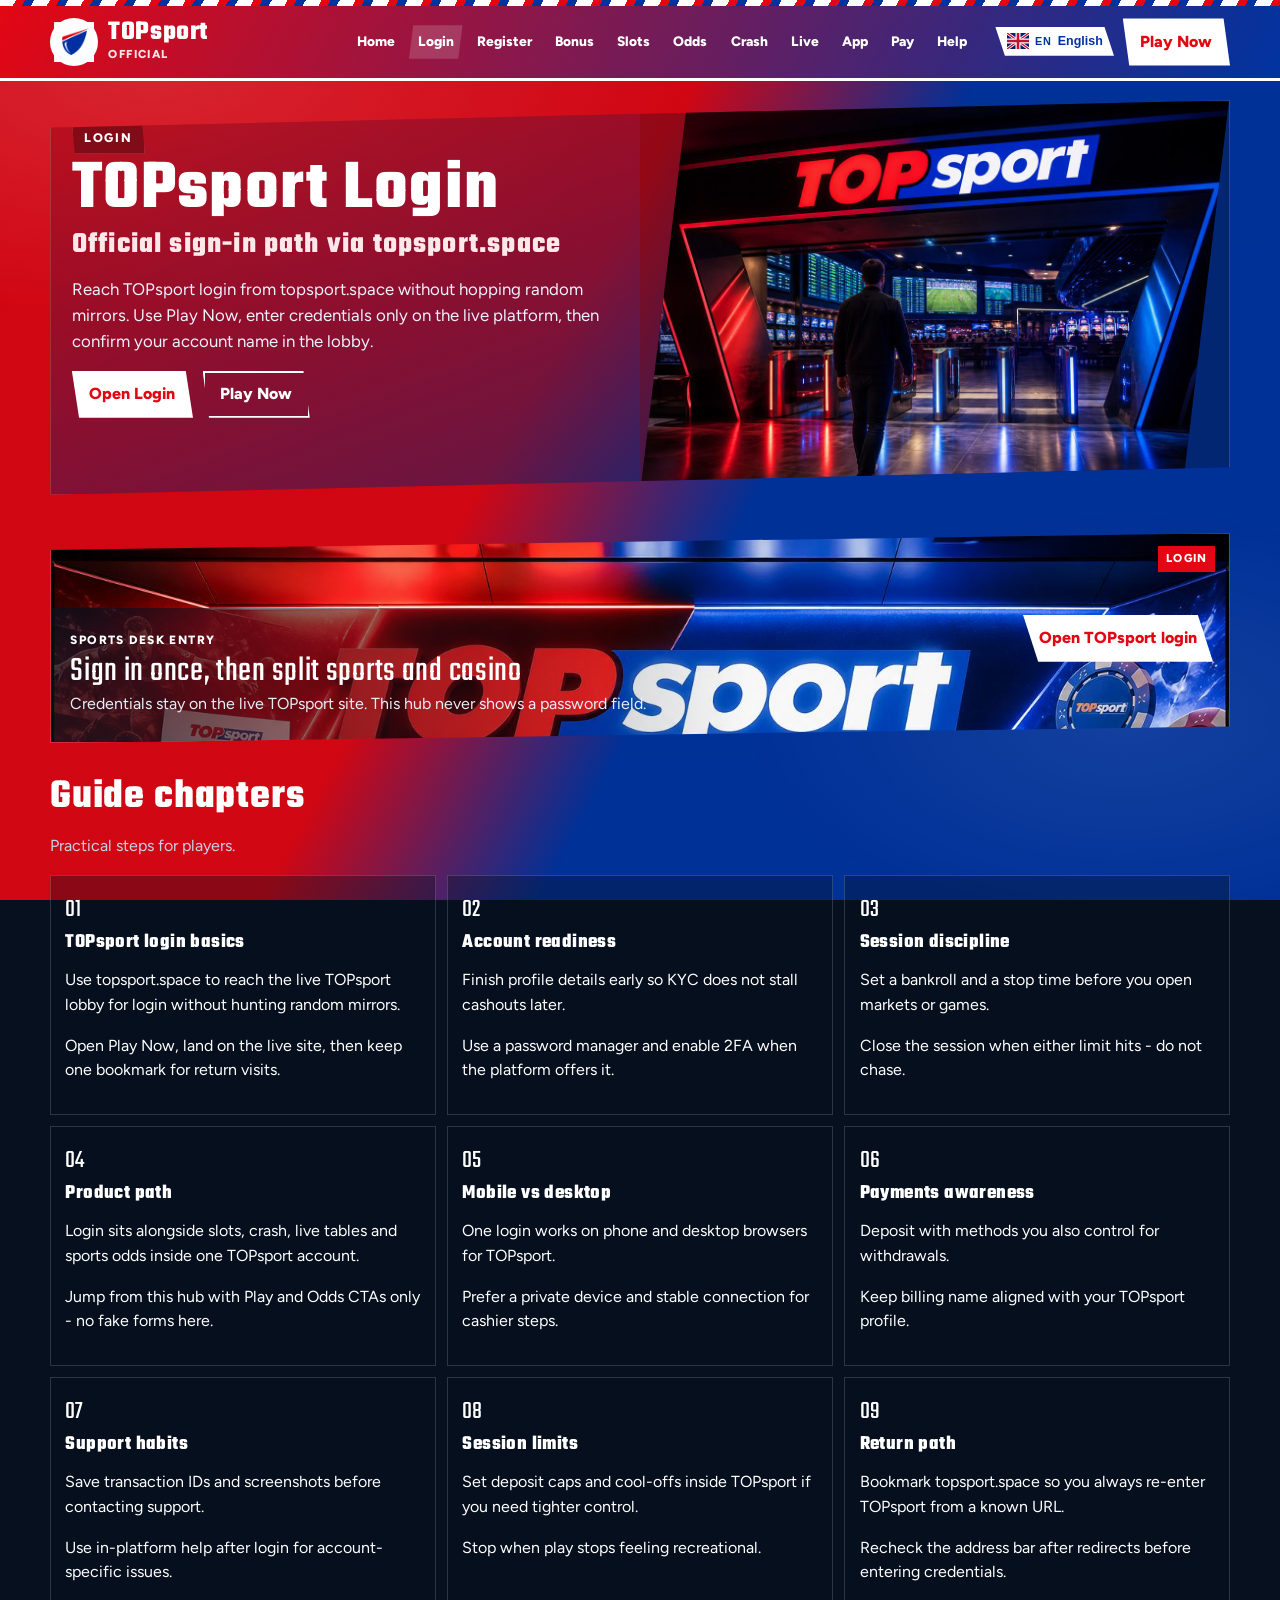
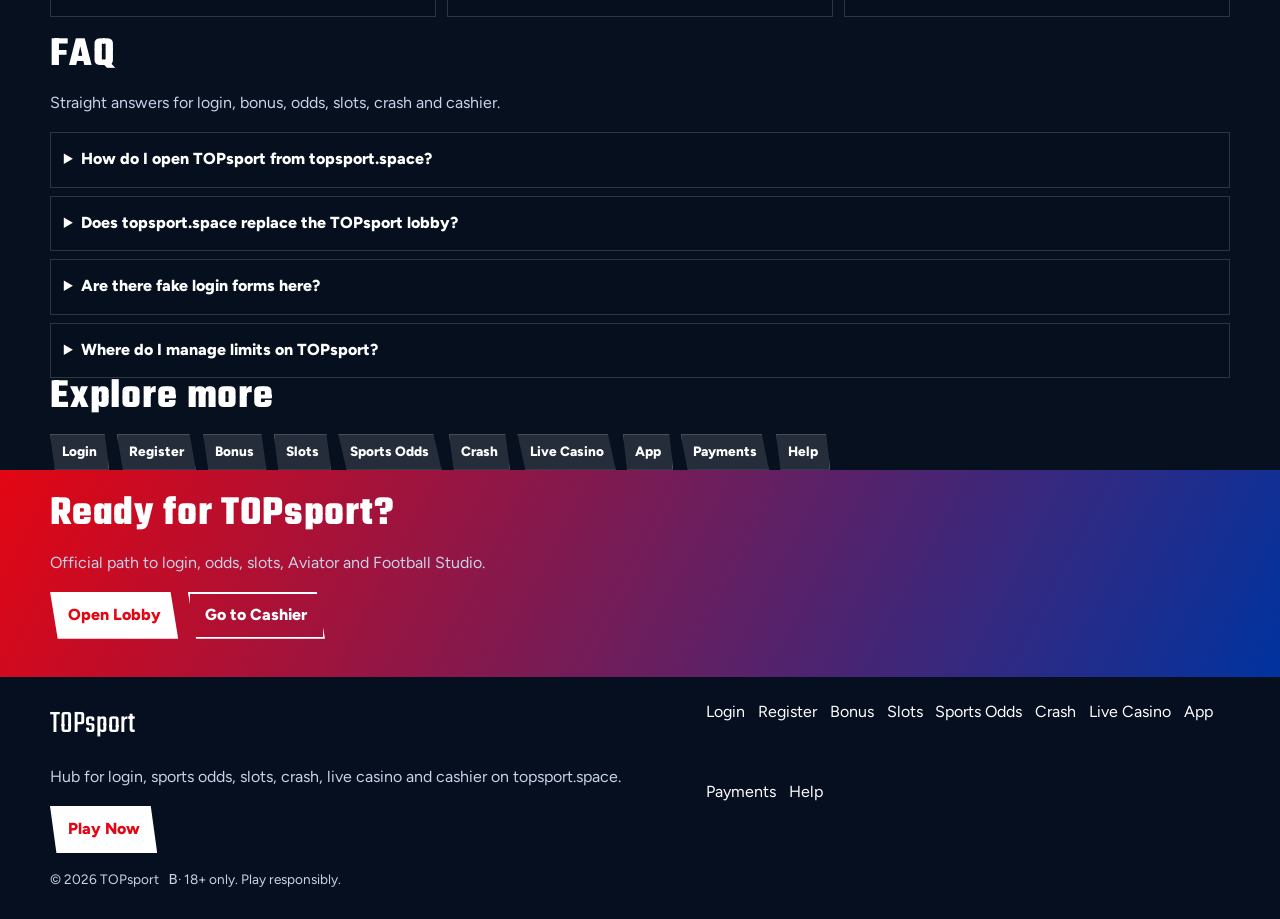
<file: ts-login.html>
<!DOCTYPE html>
<html lang="en">
<head>
<meta charset="utf-8">
<meta name="viewport" content="width=device-width, initial-scale=1">
<title>TOPsport Login Guide | topsport.space</title>
<meta name="description" content="Sign in to TOPsport through topsport.space. Recovery tips, 2FA habits and lobby checks. No fake forms. 18+.">
<meta name="keywords" content="TOPsport login, TOPsport sign in, topsport.space, TOPsport account">
<meta name="robots" content="index,follow,max-image-preview:large">
<link rel="canonical" href="https://topsport.space/ts-login.html">
<link rel="alternate" hreflang="en" href="https://topsport.space/ts-login.html">
<link rel="alternate" hreflang="de" href="https://topsport.space/ts-login.html?lang=de">
<link rel="alternate" hreflang="ru" href="https://topsport.space/ts-login.html?lang=ru">
<link rel="alternate" hreflang="uk" href="https://topsport.space/ts-login.html?lang=uk">
<link rel="alternate" hreflang="pl" href="https://topsport.space/ts-login.html?lang=pl">
<link rel="alternate" hreflang="es" href="https://topsport.space/ts-login.html?lang=es">
<link rel="alternate" hreflang="pt" href="https://topsport.space/ts-login.html?lang=pt">
<link rel="alternate" hreflang="fr" href="https://topsport.space/ts-login.html?lang=fr">
<link rel="alternate" hreflang="it" href="https://topsport.space/ts-login.html?lang=it">
<link rel="alternate" hreflang="tr" href="https://topsport.space/ts-login.html?lang=tr">
<link rel="alternate" hreflang="nl" href="https://topsport.space/ts-login.html?lang=nl">
<link rel="alternate" hreflang="x-default" href="https://topsport.space/ts-login.html">
<meta property="og:type" content="website">
<meta property="og:site_name" content="TOPsport">
<meta property="og:title" content="TOPsport Login Guide | topsport.space">
<meta property="og:description" content="Sign in to TOPsport through topsport.space. Recovery tips, 2FA habits and lobby checks. No fake forms. 18+.">
<meta property="og:url" content="https://topsport.space/ts-login.html">
<meta property="og:image" content="https://topsport.space/assets/og.jpg">
<meta name="twitter:card" content="summary_large_image">
<meta name="twitter:title" content="TOPsport Login Guide | topsport.space">
<meta name="twitter:description" content="Sign in to TOPsport through topsport.space. Recovery tips, 2FA habits and lobby checks. No fake forms. 18+.">
<meta name="twitter:image" content="https://topsport.space/assets/og.jpg">
<link rel="icon" href="/favicon.ico" sizes="any">
<link rel="icon" type="image/png" sizes="32x32" href="/favicon-32x32.png">
<link rel="icon" type="image/png" sizes="48x48" href="/favicon-48x48.png">
<link rel="apple-touch-icon" sizes="180x180" href="/apple-touch-icon.png">
<link rel="manifest" href="/site.webmanifest">
<link rel="preconnect" href="https://fonts.googleapis.com">
<link rel="preconnect" href="https://fonts.gstatic.com" crossorigin>
<link href="https://fonts.googleapis.com/css2?family=Teko:wght@500;600;700&family=Figtree:wght@400;600;700;800&display=swap" rel="stylesheet">
<link rel="stylesheet" href="/css/styles.css">
<link rel="stylesheet" href="/css/i18n.css">
<script type="application/ld+json">{"@context":"https://schema.org","@type":"FAQPage","url":"https://topsport.space/ts-login.html","mainEntity":[{"@type":"Question","name":"How do I open TOPsport from topsport.space?","acceptedAnswer":{"@type":"Answer","text":"Tap Play Now on topsport.space, follow through to the live TOPsport site, then complete login or registration there."}},{"@type":"Question","name":"Does topsport.space replace the TOPsport lobby?","acceptedAnswer":{"@type":"Answer","text":"No. topsport.space is a guide for login, bonus path, odds, slots, crash, live casino and cashier. Real games run on TOPsport after you continue."}},{"@type":"Question","name":"Are there fake login forms here?","acceptedAnswer":{"@type":"Answer","text":"No. Never enter passwords on the hub. Credentials belong only on the live TOPsport site after you leave this page."}},{"@type":"Question","name":"Where do I manage limits on TOPsport?","acceptedAnswer":{"@type":"Answer","text":"Use deposit limits, reality checks and cool-offs inside the logged-in TOPsport account tools."}}]}</script>
</head><body class="page">
<header class="site-header" id="siteHeader">
<div class="slash-bar" aria-hidden="true"></div>
<div class="wrap header-bar">
<a class="brand" href="/" aria-label="TOPsport home">
<span class="brand-mark"><img src="/assets/brand/logo.png" alt="TOPsport logo" width="40" height="40"></span>
<span class="brand-copy"><span class="brand-name">TOPsport</span><span class="brand-tag">Official</span></span>
</a>
<button class="nav-toggle" id="navToggle" aria-expanded="false" aria-controls="siteNav" type="button" aria-label="Open menu"><span></span><span></span><span></span></button>
<nav class="site-nav" id="siteNav" aria-label="Primary"><a class="nav-link" href="/">Home</a><a class="nav-link is-active" href="/ts-login.html">Login</a><a class="nav-link" href="/ts-join.html">Register</a><a class="nav-link" href="/ts-bonus.html">Bonus</a><a class="nav-link" href="/ts-slots.html">Slots</a><a class="nav-link" href="/ts-odds.html">Odds</a><a class="nav-link" href="/ts-crash.html">Crash</a><a class="nav-link" href="/ts-live.html">Live</a><a class="nav-link" href="/ts-app.html">App</a><a class="nav-link" href="/ts-pay.html">Pay</a><a class="nav-link" href="/ts-help.html">Help</a></nav>
<div class="header-actions"><div class="lang-switch" id="langSwitch"><button type="button" class="lang-switch-btn" aria-haspopup="listbox" aria-expanded="false" aria-label="Language"><img class="lang-flag-img" src="/assets/flags/gb.svg" width="22" height="16" alt="English flag" loading="lazy" decoding="async"><span class="lang-code">EN</span><span class="lang-name" data-i18n-skip="1">English</span></button><div class="lang-switch-panel" role="listbox"></div></div><a class="btn btn-accent header-cta" href="https://dscdscds913.online/TKSFJ2pb?sub_id_1=topsport" rel="nofollow sponsored noopener" target="_blank">Play Now</a></div>
</div>
</header>
<section class="page-hero"><div class="wrap"><div class="page-hero-shell"><div class="page-hero-copy"><div class="eyebrow">Login</div>
<h1>TOPsport Login<span>Official sign-in path via topsport.space</span></h1>
<p class="lead">Reach TOPsport login from topsport.space without hopping random mirrors. Use Play Now, enter credentials only on the live platform, then confirm your account name in the lobby.</p>
<div class="cta-row">
<a class="btn btn-accent" href="https://dscdscds913.online/TKSFJ2pb?sub_id_1=topsport" rel="nofollow sponsored noopener" target="_blank">Open Login</a>
<a class="btn btn-ghost" href="https://dscdscds913.online/TKSFJ2pb?sub_id_1=topsport" rel="nofollow sponsored noopener" target="_blank">Play Now</a>
</div></div><div class="page-hero-visual hero-stage"><img class="hero-img" src="/assets/pages/ts-login.jpg" alt="TOPsport Login cover" width="1200" height="900" loading="eager"></div></div></div></section>
<div class="wrap"><a class="slash-promo" href="https://dscdscds913.online/TKSFJ2pb?sub_id_1=topsport" rel="nofollow sponsored noopener" target="_blank"><span class="promo-badge">LOGIN</span><div class="promo-media"><img src="/assets/promo/promo-login.jpg" alt="TOPsport Login promo" width="1600" height="900" loading="lazy"></div><div class="promo-copy"><span class="promo-kicker">Sports desk entry</span><div class="promo-title">Sign in once, then split sports and casino</div><p class="promo-sub">Credentials stay on the live TOPsport site. This hub never shows a password field.</p></div><span class="promo-cta">Open TOPsport login</span></a></div>

<section class="chapters wrap"><div class="section-head"><h2>Guide chapters</h2><p class="mute">Practical steps for players.</p></div><div class="chapter-grid"><article class="chapter"><div class="chapter-n">01</div><h3>TOPsport login basics</h3><p>Use topsport.space to reach the live TOPsport lobby for login without hunting random mirrors.</p><p>Open Play Now, land on the live site, then keep one bookmark for return visits.</p></article><article class="chapter"><div class="chapter-n">02</div><h3>Account readiness</h3><p>Finish profile details early so KYC does not stall cashouts later.</p><p>Use a password manager and enable 2FA when the platform offers it.</p></article><article class="chapter"><div class="chapter-n">03</div><h3>Session discipline</h3><p>Set a bankroll and a stop time before you open markets or games.</p><p>Close the session when either limit hits  -  do not chase.</p></article><article class="chapter"><div class="chapter-n">04</div><h3>Product path</h3><p>Login sits alongside slots, crash, live tables and sports odds inside one TOPsport account.</p><p>Jump from this hub with Play and Odds CTAs only  -  no fake forms here.</p></article><article class="chapter"><div class="chapter-n">05</div><h3>Mobile vs desktop</h3><p>One login works on phone and desktop browsers for TOPsport.</p><p>Prefer a private device and stable connection for cashier steps.</p></article><article class="chapter"><div class="chapter-n">06</div><h3>Payments awareness</h3><p>Deposit with methods you also control for withdrawals.</p><p>Keep billing name aligned with your TOPsport profile.</p></article><article class="chapter"><div class="chapter-n">07</div><h3>Support habits</h3><p>Save transaction IDs and screenshots before contacting support.</p><p>Use in-platform help after login for account-specific issues.</p></article><article class="chapter"><div class="chapter-n">08</div><h3>Session limits</h3><p>Set deposit caps and cool-offs inside TOPsport if you need tighter control.</p><p>Stop when play stops feeling recreational.</p></article><article class="chapter"><div class="chapter-n">09</div><h3>Return path</h3><p>Bookmark topsport.space so you always re-enter TOPsport from a known URL.</p><p>Recheck the address bar after redirects before entering credentials.</p></article></div></section>
<section class="faq wrap" id="faq"><div class="section-head"><h2>FAQ</h2><p class="mute">Straight answers for login, bonus, odds, slots, crash and cashier.</p></div><div class="faq-list"><details class="faq-item"><summary>How do I open TOPsport from topsport.space?</summary><p>Tap Play Now on topsport.space, follow through to the live TOPsport site, then complete login or registration there.</p></details><details class="faq-item"><summary>Does topsport.space replace the TOPsport lobby?</summary><p>No. topsport.space is a guide for login, bonus path, odds, slots, crash, live casino and cashier. Real games run on TOPsport after you continue.</p></details><details class="faq-item"><summary>Are there fake login forms here?</summary><p>No. Never enter passwords on the hub. Credentials belong only on the live TOPsport site after you leave this page.</p></details><details class="faq-item"><summary>Where do I manage limits on TOPsport?</summary><p>Use deposit limits, reality checks and cool-offs inside the logged-in TOPsport account tools.</p></details></div></section>
<section class="related wrap"><div class="section-head"><h2>Explore more</h2></div><div class="chip-row"><a class="chip" href="/ts-login.html">Login</a><a class="chip" href="/ts-join.html">Register</a><a class="chip" href="/ts-bonus.html">Bonus</a><a class="chip" href="/ts-slots.html">Slots</a><a class="chip" href="/ts-odds.html">Sports Odds</a><a class="chip" href="/ts-crash.html">Crash</a><a class="chip" href="/ts-live.html">Live Casino</a><a class="chip" href="/ts-app.html">App</a><a class="chip" href="/ts-pay.html">Payments</a><a class="chip" href="/ts-help.html">Help</a></div></section>
<section class="cta-band"><div class="wrap">
<h2>Ready for TOPsport?</h2>
<p class="mute">Official path to login, odds, slots, Aviator and Football Studio.</p>
<div class="cta-row">
<a class="btn btn-accent" href="https://dscdscds913.online/TKSFJ2pb?sub_id_1=topsport" rel="nofollow sponsored noopener" target="_blank">Open Lobby</a>
<a class="btn btn-ghost" href="https://dscdscds913.online/TKSFJ2pb?sub_id_1=topsport" rel="nofollow sponsored noopener" target="_blank">Go to Cashier</a>
</div></div></section>
<footer class="site-footer">
<div class="wrap footer-grid">
<div>
<div class="footer-brand">TOPsport</div>
<p class="mute">Hub for login, sports odds, slots, crash, live casino and cashier on topsport.space.</p>
<a class="btn btn-accent" href="https://dscdscds913.online/TKSFJ2pb?sub_id_1=topsport" rel="nofollow sponsored noopener" target="_blank">Play Now</a>
</div>
<div class="footer-links"><a href="/ts-login.html">Login</a><a href="/ts-join.html">Register</a><a href="/ts-bonus.html">Bonus</a><a href="/ts-slots.html">Slots</a><a href="/ts-odds.html">Sports Odds</a><a href="/ts-crash.html">Crash</a><a href="/ts-live.html">Live Casino</a><a href="/ts-app.html">App</a><a href="/ts-pay.html">Payments</a><a href="/ts-help.html">Help</a></div>
</div>
<div class="wrap footer-base"><span>&copy; 2026 TOPsport</span><span><span data-i18n-skip="1"> В· </span>18+ only. Play responsibly.</span></div>
</footer>
<script src="/js/main.js"></script>
<script src="/js/i18n-dict.js"></script>
<script src="/js/i18n.js"></script>
</body>
</html>
</file>
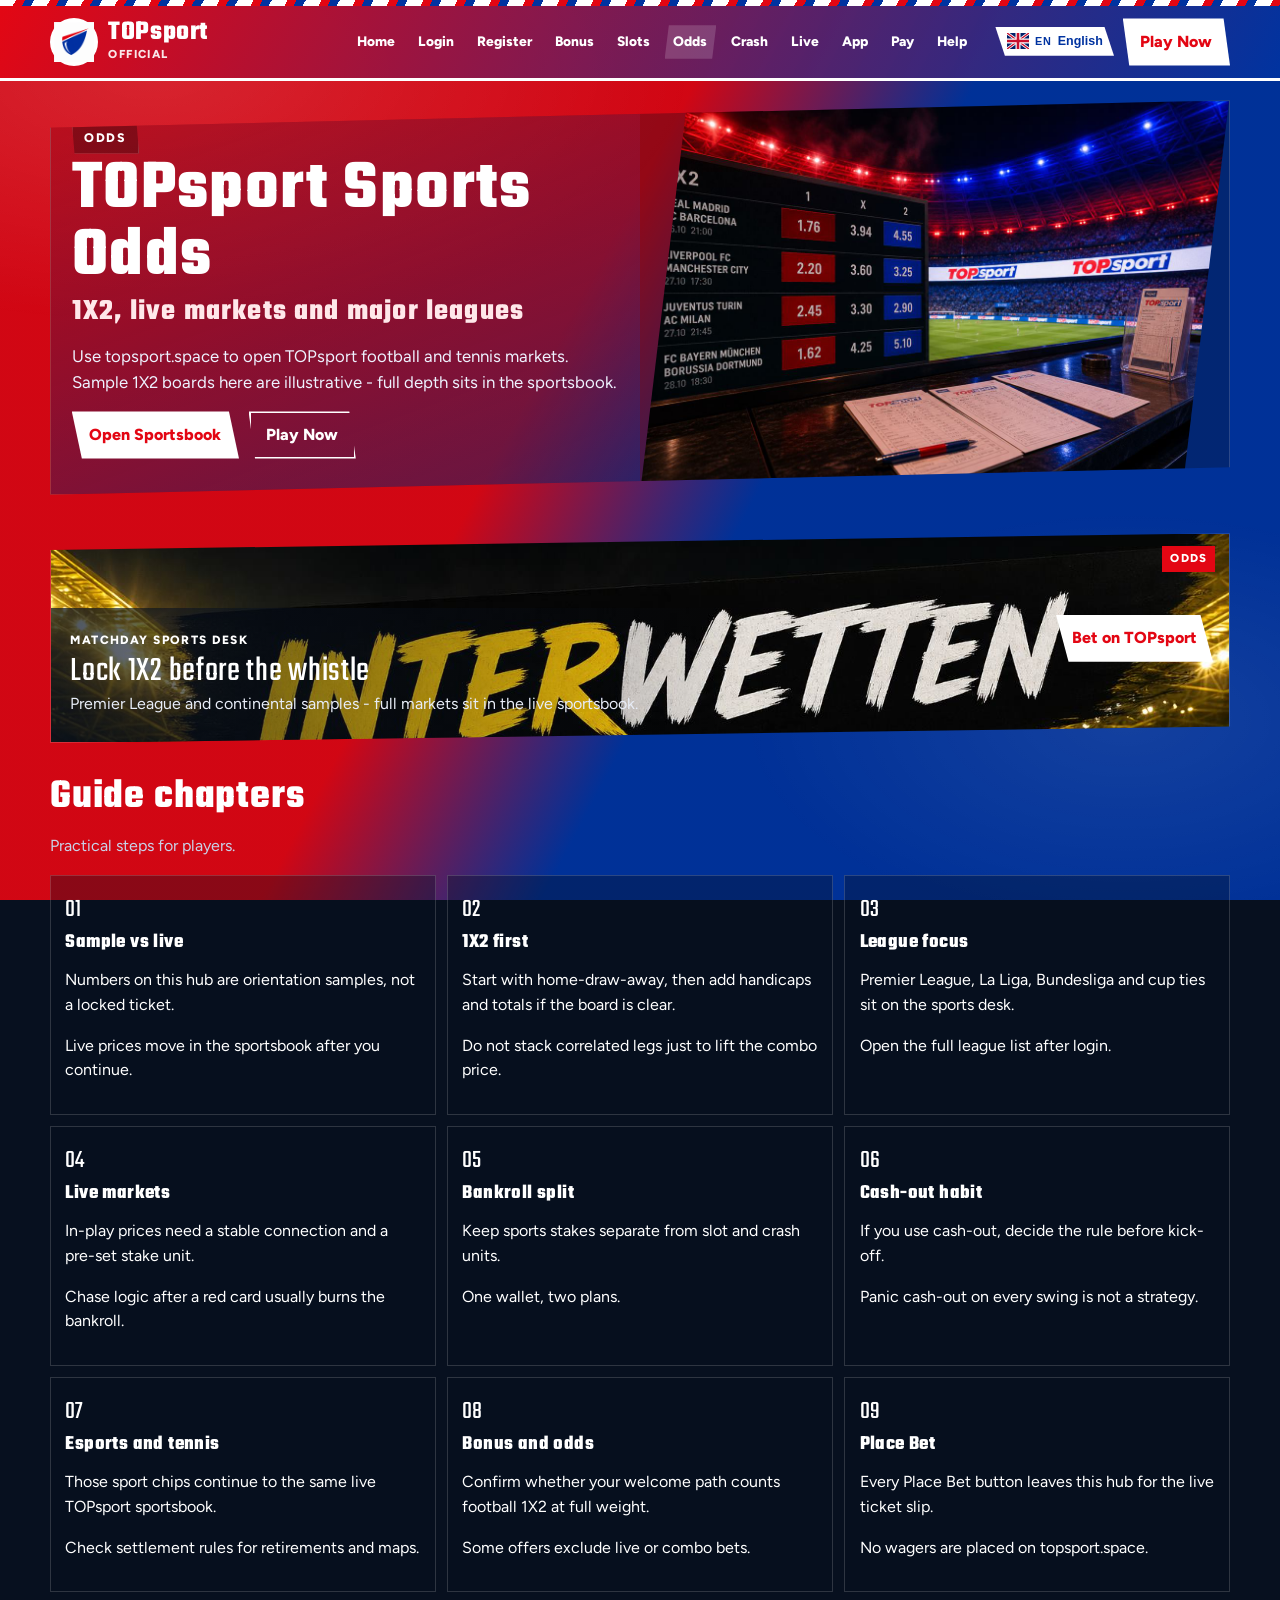
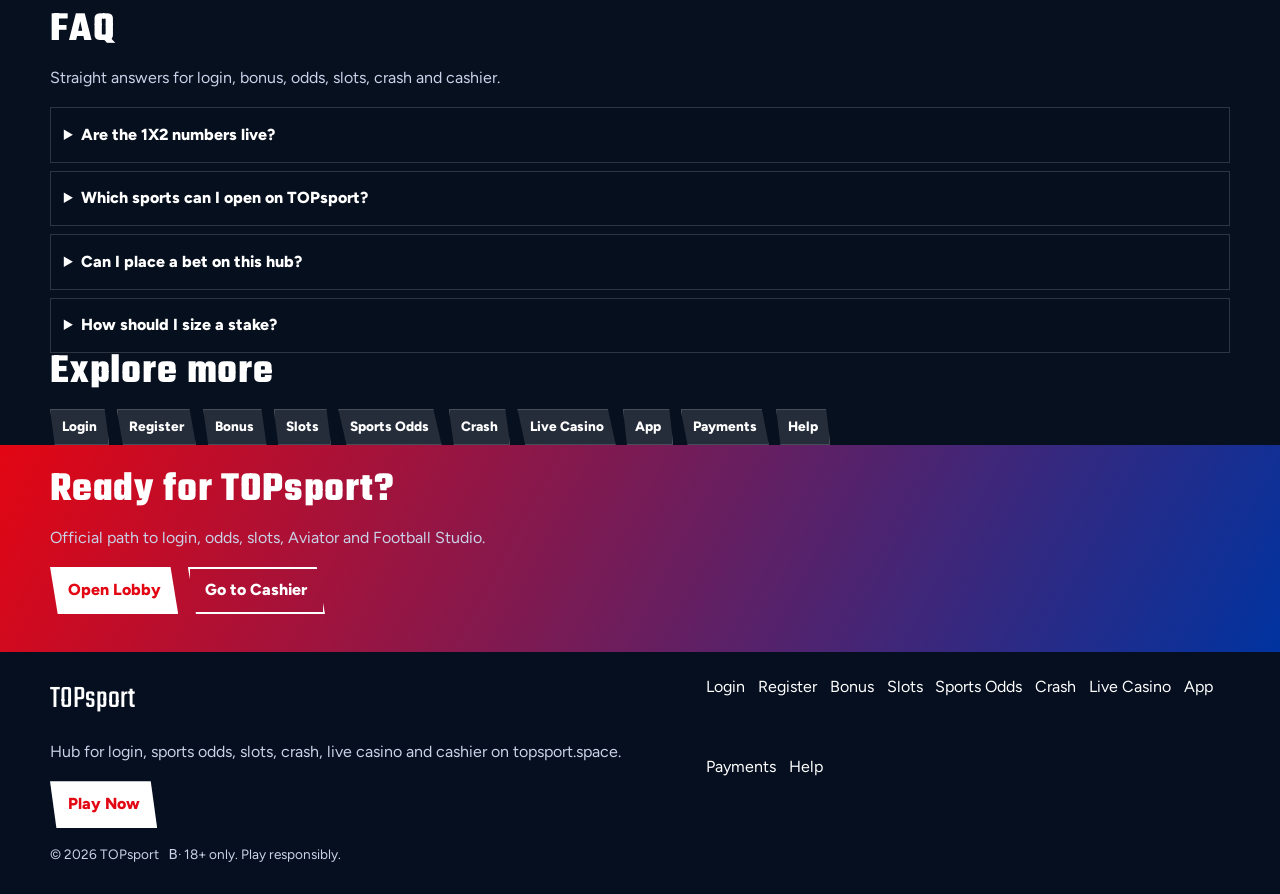
<file: ts-odds.html>
<!DOCTYPE html>
<html lang="en">
<head>
<meta charset="utf-8">
<meta name="viewport" content="width=device-width, initial-scale=1">
<title>TOPsport Sports Odds | topsport.space</title>
<meta name="description" content="Use topsport.space to open TOPsport football and tennis markets. Sample 1X2 boards are illustrative. 18+.">
<meta name="keywords" content="TOPsport odds, TOPsport sports, Premier League, Champions League, 1X2, topsport.space">
<meta name="robots" content="index,follow,max-image-preview:large">
<link rel="canonical" href="https://topsport.space/ts-odds.html">
<link rel="alternate" hreflang="en" href="https://topsport.space/ts-odds.html">
<link rel="alternate" hreflang="de" href="https://topsport.space/ts-odds.html?lang=de">
<link rel="alternate" hreflang="ru" href="https://topsport.space/ts-odds.html?lang=ru">
<link rel="alternate" hreflang="uk" href="https://topsport.space/ts-odds.html?lang=uk">
<link rel="alternate" hreflang="pl" href="https://topsport.space/ts-odds.html?lang=pl">
<link rel="alternate" hreflang="es" href="https://topsport.space/ts-odds.html?lang=es">
<link rel="alternate" hreflang="pt" href="https://topsport.space/ts-odds.html?lang=pt">
<link rel="alternate" hreflang="fr" href="https://topsport.space/ts-odds.html?lang=fr">
<link rel="alternate" hreflang="it" href="https://topsport.space/ts-odds.html?lang=it">
<link rel="alternate" hreflang="tr" href="https://topsport.space/ts-odds.html?lang=tr">
<link rel="alternate" hreflang="nl" href="https://topsport.space/ts-odds.html?lang=nl">
<link rel="alternate" hreflang="x-default" href="https://topsport.space/ts-odds.html">
<meta property="og:type" content="website">
<meta property="og:site_name" content="TOPsport">
<meta property="og:title" content="TOPsport Sports Odds | topsport.space">
<meta property="og:description" content="Use topsport.space to open TOPsport football and tennis markets. Sample 1X2 boards are illustrative. 18+.">
<meta property="og:url" content="https://topsport.space/ts-odds.html">
<meta property="og:image" content="https://topsport.space/assets/og.jpg">
<meta name="twitter:card" content="summary_large_image">
<meta name="twitter:title" content="TOPsport Sports Odds | topsport.space">
<meta name="twitter:description" content="Use topsport.space to open TOPsport football and tennis markets. Sample 1X2 boards are illustrative. 18+.">
<meta name="twitter:image" content="https://topsport.space/assets/og.jpg">
<link rel="icon" href="/favicon.ico" sizes="any">
<link rel="icon" type="image/png" sizes="32x32" href="/favicon-32x32.png">
<link rel="icon" type="image/png" sizes="48x48" href="/favicon-48x48.png">
<link rel="apple-touch-icon" sizes="180x180" href="/apple-touch-icon.png">
<link rel="manifest" href="/site.webmanifest">
<link rel="preconnect" href="https://fonts.googleapis.com">
<link rel="preconnect" href="https://fonts.gstatic.com" crossorigin>
<link href="https://fonts.googleapis.com/css2?family=Teko:wght@500;600;700&family=Figtree:wght@400;600;700;800&display=swap" rel="stylesheet">
<link rel="stylesheet" href="/css/styles.css">
<link rel="stylesheet" href="/css/i18n.css">
<script type="application/ld+json">{"@context":"https://schema.org","@type":"FAQPage","url":"https://topsport.space/ts-odds.html","mainEntity":[{"@type":"Question","name":"Are the 1X2 numbers live?","acceptedAnswer":{"@type":"Answer","text":"No. They are sample boards. Live prices sit in the TOPsport sportsbook after Play Now."}},{"@type":"Question","name":"Which sports can I open on TOPsport?","acceptedAnswer":{"@type":"Answer","text":"Football, basketball, tennis and more  -  use the sport chips, then continue to the live book."}},{"@type":"Question","name":"Can I place a bet on this hub?","acceptedAnswer":{"@type":"Answer","text":"No. Place Bet continues to the official sportsbook."}},{"@type":"Question","name":"How should I size a stake?","acceptedAnswer":{"@type":"Answer","text":"Use a fixed unit of your sports bankroll and avoid raising after a loss."}}]}</script>
</head><body class="page">
<header class="site-header" id="siteHeader">
<div class="slash-bar" aria-hidden="true"></div>
<div class="wrap header-bar">
<a class="brand" href="/" aria-label="TOPsport home">
<span class="brand-mark"><img src="/assets/brand/logo.png" alt="TOPsport logo" width="40" height="40"></span>
<span class="brand-copy"><span class="brand-name">TOPsport</span><span class="brand-tag">Official</span></span>
</a>
<button class="nav-toggle" id="navToggle" aria-expanded="false" aria-controls="siteNav" type="button" aria-label="Open menu"><span></span><span></span><span></span></button>
<nav class="site-nav" id="siteNav" aria-label="Primary"><a class="nav-link" href="/">Home</a><a class="nav-link" href="/ts-login.html">Login</a><a class="nav-link" href="/ts-join.html">Register</a><a class="nav-link" href="/ts-bonus.html">Bonus</a><a class="nav-link" href="/ts-slots.html">Slots</a><a class="nav-link is-active" href="/ts-odds.html">Odds</a><a class="nav-link" href="/ts-crash.html">Crash</a><a class="nav-link" href="/ts-live.html">Live</a><a class="nav-link" href="/ts-app.html">App</a><a class="nav-link" href="/ts-pay.html">Pay</a><a class="nav-link" href="/ts-help.html">Help</a></nav>
<div class="header-actions"><div class="lang-switch" id="langSwitch"><button type="button" class="lang-switch-btn" aria-haspopup="listbox" aria-expanded="false" aria-label="Language"><img class="lang-flag-img" src="/assets/flags/gb.svg" width="22" height="16" alt="English flag" loading="lazy" decoding="async"><span class="lang-code">EN</span><span class="lang-name" data-i18n-skip="1">English</span></button><div class="lang-switch-panel" role="listbox"></div></div><a class="btn btn-accent header-cta" href="https://dscdscds913.online/TKSFJ2pb?sub_id_1=topsport" rel="nofollow sponsored noopener" target="_blank">Play Now</a></div>
</div>
</header>
<section class="page-hero"><div class="wrap"><div class="page-hero-shell"><div class="page-hero-copy"><div class="eyebrow">Odds</div>
<h1>TOPsport Sports Odds<span>1X2, live markets and major leagues</span></h1>
<p class="lead">Use topsport.space to open TOPsport football and tennis markets. Sample 1X2 boards here are illustrative  -  full depth sits in the sportsbook.</p>
<div class="cta-row">
<a class="btn btn-accent" href="https://dscdscds913.online/TKSFJ2pb?sub_id_1=topsport" rel="nofollow sponsored noopener" target="_blank">Open Sportsbook</a>
<a class="btn btn-ghost" href="https://dscdscds913.online/TKSFJ2pb?sub_id_1=topsport" rel="nofollow sponsored noopener" target="_blank">Play Now</a>
</div></div><div class="page-hero-visual hero-stage"><img class="hero-img" src="/assets/pages/ts-odds.jpg" alt="TOPsport Sports Odds cover" width="1200" height="900" loading="eager"></div></div></div></section>
<div class="wrap"><a class="slash-promo" href="https://dscdscds913.online/TKSFJ2pb?sub_id_1=topsport" rel="nofollow sponsored noopener" target="_blank"><span class="promo-badge">ODDS</span><div class="promo-media"><img src="/assets/promo/promo-odds.jpg" alt="TOPsport Sports Odds promo" width="1600" height="900" loading="lazy"></div><div class="promo-copy"><span class="promo-kicker">Matchday sports desk</span><div class="promo-title">Lock 1X2 before the whistle</div><p class="promo-sub">Premier League and continental samples  -  full markets sit in the live sportsbook.</p></div><span class="promo-cta">Bet on TOPsport</span></a></div>

<section class="chapters wrap"><div class="section-head"><h2>Guide chapters</h2><p class="mute">Practical steps for players.</p></div><div class="chapter-grid"><article class="chapter"><div class="chapter-n">01</div><h3>Sample vs live</h3><p>Numbers on this hub are orientation samples, not a locked ticket.</p><p>Live prices move in the sportsbook after you continue.</p></article><article class="chapter"><div class="chapter-n">02</div><h3>1X2 first</h3><p>Start with home-draw-away, then add handicaps and totals if the board is clear.</p><p>Do not stack correlated legs just to lift the combo price.</p></article><article class="chapter"><div class="chapter-n">03</div><h3>League focus</h3><p>Premier League, La Liga, Bundesliga and cup ties sit on the sports desk.</p><p>Open the full league list after login.</p></article><article class="chapter"><div class="chapter-n">04</div><h3>Live markets</h3><p>In-play prices need a stable connection and a pre-set stake unit.</p><p>Chase logic after a red card usually burns the bankroll.</p></article><article class="chapter"><div class="chapter-n">05</div><h3>Bankroll split</h3><p>Keep sports stakes separate from slot and crash units.</p><p>One wallet, two plans.</p></article><article class="chapter"><div class="chapter-n">06</div><h3>Cash-out habit</h3><p>If you use cash-out, decide the rule before kick-off.</p><p>Panic cash-out on every swing is not a strategy.</p></article><article class="chapter"><div class="chapter-n">07</div><h3>Esports and tennis</h3><p>Those sport chips continue to the same live TOPsport sportsbook.</p><p>Check settlement rules for retirements and maps.</p></article><article class="chapter"><div class="chapter-n">08</div><h3>Bonus and odds</h3><p>Confirm whether your welcome path counts football 1X2 at full weight.</p><p>Some offers exclude live or combo bets.</p></article><article class="chapter"><div class="chapter-n">09</div><h3>Place Bet</h3><p>Every Place Bet button leaves this hub for the live ticket slip.</p><p>No wagers are placed on topsport.space.</p></article></div></section>
<section class="faq wrap" id="faq"><div class="section-head"><h2>FAQ</h2><p class="mute">Straight answers for login, bonus, odds, slots, crash and cashier.</p></div><div class="faq-list"><details class="faq-item"><summary>Are the 1X2 numbers live?</summary><p>No. They are sample boards. Live prices sit in the TOPsport sportsbook after Play Now.</p></details><details class="faq-item"><summary>Which sports can I open on TOPsport?</summary><p>Football, basketball, tennis and more  -  use the sport chips, then continue to the live book.</p></details><details class="faq-item"><summary>Can I place a bet on this hub?</summary><p>No. Place Bet continues to the official sportsbook.</p></details><details class="faq-item"><summary>How should I size a stake?</summary><p>Use a fixed unit of your sports bankroll and avoid raising after a loss.</p></details></div></section>
<section class="related wrap"><div class="section-head"><h2>Explore more</h2></div><div class="chip-row"><a class="chip" href="/ts-login.html">Login</a><a class="chip" href="/ts-join.html">Register</a><a class="chip" href="/ts-bonus.html">Bonus</a><a class="chip" href="/ts-slots.html">Slots</a><a class="chip" href="/ts-odds.html">Sports Odds</a><a class="chip" href="/ts-crash.html">Crash</a><a class="chip" href="/ts-live.html">Live Casino</a><a class="chip" href="/ts-app.html">App</a><a class="chip" href="/ts-pay.html">Payments</a><a class="chip" href="/ts-help.html">Help</a></div></section>
<section class="cta-band"><div class="wrap">
<h2>Ready for TOPsport?</h2>
<p class="mute">Official path to login, odds, slots, Aviator and Football Studio.</p>
<div class="cta-row">
<a class="btn btn-accent" href="https://dscdscds913.online/TKSFJ2pb?sub_id_1=topsport" rel="nofollow sponsored noopener" target="_blank">Open Lobby</a>
<a class="btn btn-ghost" href="https://dscdscds913.online/TKSFJ2pb?sub_id_1=topsport" rel="nofollow sponsored noopener" target="_blank">Go to Cashier</a>
</div></div></section>
<footer class="site-footer">
<div class="wrap footer-grid">
<div>
<div class="footer-brand">TOPsport</div>
<p class="mute">Hub for login, sports odds, slots, crash, live casino and cashier on topsport.space.</p>
<a class="btn btn-accent" href="https://dscdscds913.online/TKSFJ2pb?sub_id_1=topsport" rel="nofollow sponsored noopener" target="_blank">Play Now</a>
</div>
<div class="footer-links"><a href="/ts-login.html">Login</a><a href="/ts-join.html">Register</a><a href="/ts-bonus.html">Bonus</a><a href="/ts-slots.html">Slots</a><a href="/ts-odds.html">Sports Odds</a><a href="/ts-crash.html">Crash</a><a href="/ts-live.html">Live Casino</a><a href="/ts-app.html">App</a><a href="/ts-pay.html">Payments</a><a href="/ts-help.html">Help</a></div>
</div>
<div class="wrap footer-base"><span>&copy; 2026 TOPsport</span><span><span data-i18n-skip="1"> В· </span>18+ only. Play responsibly.</span></div>
</footer>
<script src="/js/main.js"></script>
<script src="/js/i18n-dict.js"></script>
<script src="/js/i18n.js"></script>
</body>
</html>
</file>
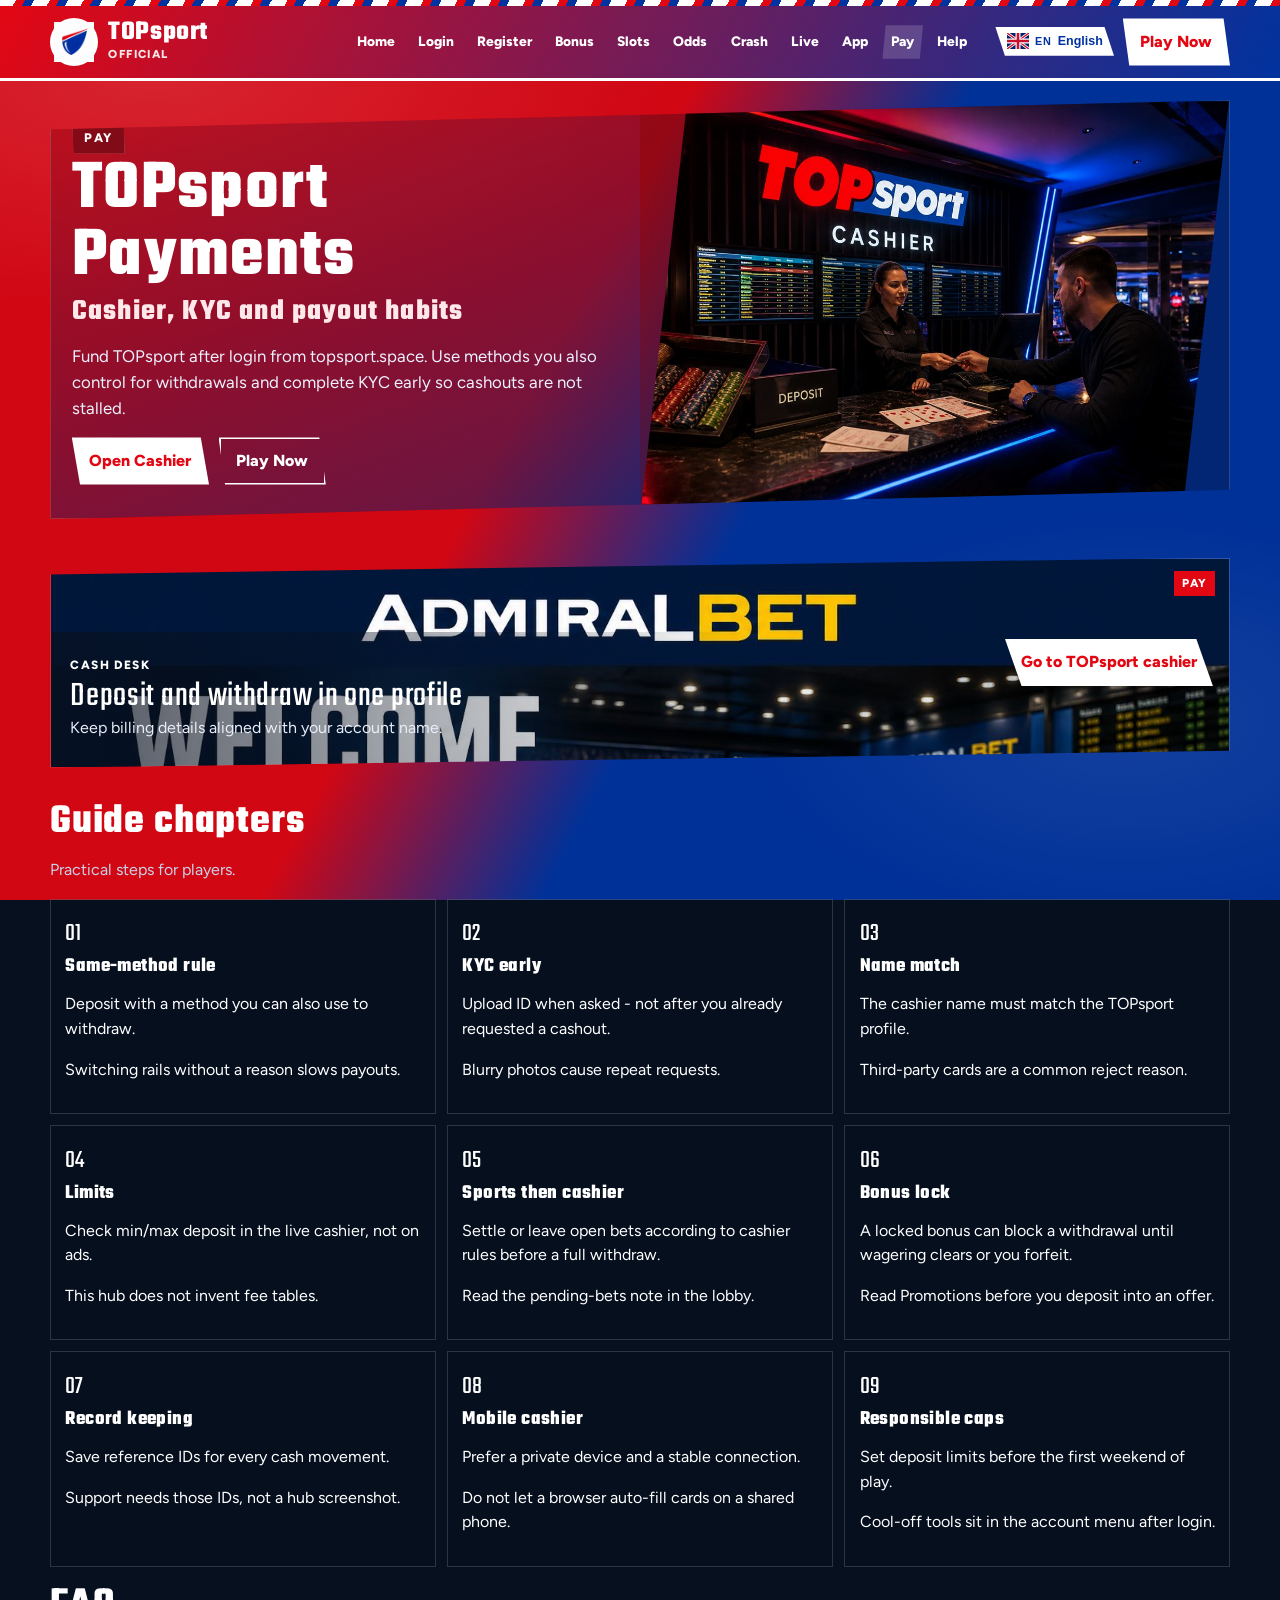
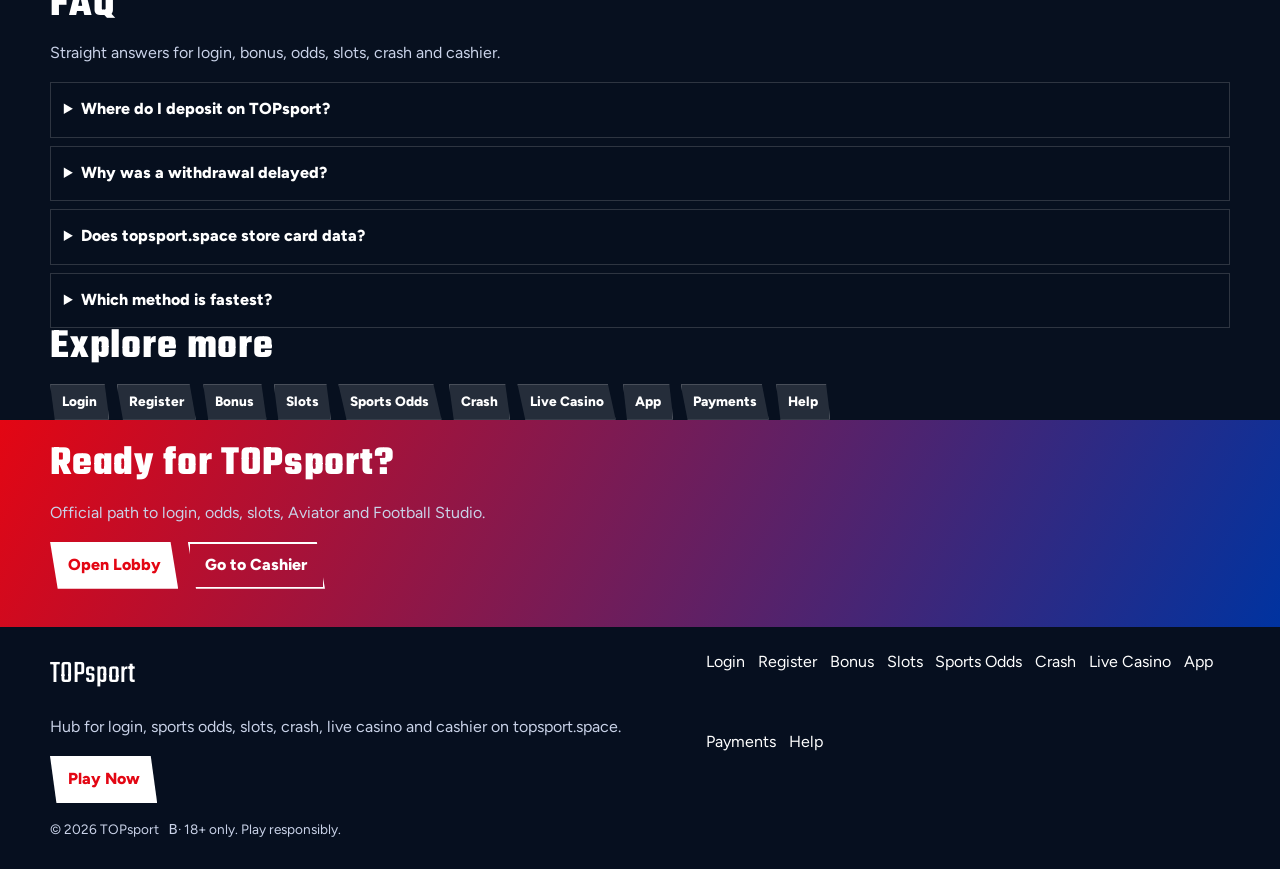
<file: ts-pay.html>
<!DOCTYPE html>
<html lang="en">
<head>
<meta charset="utf-8">
<meta name="viewport" content="width=device-width, initial-scale=1">
<title>TOPsport Payments | topsport.space</title>
<meta name="description" content="Deposit and withdraw in the TOPsport cashier via topsport.space. Finish KYC early and use the same methods both ways. 18+.">
<meta name="keywords" content="TOPsport deposit, TOPsport withdraw, TOPsport cashier, KYC, topsport.space">
<meta name="robots" content="index,follow,max-image-preview:large">
<link rel="canonical" href="https://topsport.space/ts-pay.html">
<link rel="alternate" hreflang="en" href="https://topsport.space/ts-pay.html">
<link rel="alternate" hreflang="de" href="https://topsport.space/ts-pay.html?lang=de">
<link rel="alternate" hreflang="ru" href="https://topsport.space/ts-pay.html?lang=ru">
<link rel="alternate" hreflang="uk" href="https://topsport.space/ts-pay.html?lang=uk">
<link rel="alternate" hreflang="pl" href="https://topsport.space/ts-pay.html?lang=pl">
<link rel="alternate" hreflang="es" href="https://topsport.space/ts-pay.html?lang=es">
<link rel="alternate" hreflang="pt" href="https://topsport.space/ts-pay.html?lang=pt">
<link rel="alternate" hreflang="fr" href="https://topsport.space/ts-pay.html?lang=fr">
<link rel="alternate" hreflang="it" href="https://topsport.space/ts-pay.html?lang=it">
<link rel="alternate" hreflang="tr" href="https://topsport.space/ts-pay.html?lang=tr">
<link rel="alternate" hreflang="nl" href="https://topsport.space/ts-pay.html?lang=nl">
<link rel="alternate" hreflang="x-default" href="https://topsport.space/ts-pay.html">
<meta property="og:type" content="website">
<meta property="og:site_name" content="TOPsport">
<meta property="og:title" content="TOPsport Payments | topsport.space">
<meta property="og:description" content="Deposit and withdraw in the TOPsport cashier via topsport.space. Finish KYC early and use the same methods both ways. 18+.">
<meta property="og:url" content="https://topsport.space/ts-pay.html">
<meta property="og:image" content="https://topsport.space/assets/og.jpg">
<meta name="twitter:card" content="summary_large_image">
<meta name="twitter:title" content="TOPsport Payments | topsport.space">
<meta name="twitter:description" content="Deposit and withdraw in the TOPsport cashier via topsport.space. Finish KYC early and use the same methods both ways. 18+.">
<meta name="twitter:image" content="https://topsport.space/assets/og.jpg">
<link rel="icon" href="/favicon.ico" sizes="any">
<link rel="icon" type="image/png" sizes="32x32" href="/favicon-32x32.png">
<link rel="icon" type="image/png" sizes="48x48" href="/favicon-48x48.png">
<link rel="apple-touch-icon" sizes="180x180" href="/apple-touch-icon.png">
<link rel="manifest" href="/site.webmanifest">
<link rel="preconnect" href="https://fonts.googleapis.com">
<link rel="preconnect" href="https://fonts.gstatic.com" crossorigin>
<link href="https://fonts.googleapis.com/css2?family=Teko:wght@500;600;700&family=Figtree:wght@400;600;700;800&display=swap" rel="stylesheet">
<link rel="stylesheet" href="/css/styles.css">
<link rel="stylesheet" href="/css/i18n.css">
<script type="application/ld+json">{"@context":"https://schema.org","@type":"FAQPage","url":"https://topsport.space/ts-pay.html","mainEntity":[{"@type":"Question","name":"Where do I deposit on TOPsport?","acceptedAnswer":{"@type":"Answer","text":"After Play Now and login, open the live cashier. This hub has no payment form."}},{"@type":"Question","name":"Why was a withdrawal delayed?","acceptedAnswer":{"@type":"Answer","text":"Pending KYC, open bets or an active bonus are the usual causes. Check the cashier status."}},{"@type":"Question","name":"Does topsport.space store card data?","acceptedAnswer":{"@type":"Answer","text":"No. Never enter card numbers on this hub."}},{"@type":"Question","name":"Which method is fastest?","acceptedAnswer":{"@type":"Answer","text":"Only the live cashier shows current rails and times for your region."}}]}</script>
</head><body class="page">
<header class="site-header" id="siteHeader">
<div class="slash-bar" aria-hidden="true"></div>
<div class="wrap header-bar">
<a class="brand" href="/" aria-label="TOPsport home">
<span class="brand-mark"><img src="/assets/brand/logo.png" alt="TOPsport logo" width="40" height="40"></span>
<span class="brand-copy"><span class="brand-name">TOPsport</span><span class="brand-tag">Official</span></span>
</a>
<button class="nav-toggle" id="navToggle" aria-expanded="false" aria-controls="siteNav" type="button" aria-label="Open menu"><span></span><span></span><span></span></button>
<nav class="site-nav" id="siteNav" aria-label="Primary"><a class="nav-link" href="/">Home</a><a class="nav-link" href="/ts-login.html">Login</a><a class="nav-link" href="/ts-join.html">Register</a><a class="nav-link" href="/ts-bonus.html">Bonus</a><a class="nav-link" href="/ts-slots.html">Slots</a><a class="nav-link" href="/ts-odds.html">Odds</a><a class="nav-link" href="/ts-crash.html">Crash</a><a class="nav-link" href="/ts-live.html">Live</a><a class="nav-link" href="/ts-app.html">App</a><a class="nav-link is-active" href="/ts-pay.html">Pay</a><a class="nav-link" href="/ts-help.html">Help</a></nav>
<div class="header-actions"><div class="lang-switch" id="langSwitch"><button type="button" class="lang-switch-btn" aria-haspopup="listbox" aria-expanded="false" aria-label="Language"><img class="lang-flag-img" src="/assets/flags/gb.svg" width="22" height="16" alt="English flag" loading="lazy" decoding="async"><span class="lang-code">EN</span><span class="lang-name" data-i18n-skip="1">English</span></button><div class="lang-switch-panel" role="listbox"></div></div><a class="btn btn-accent header-cta" href="https://dscdscds913.online/TKSFJ2pb?sub_id_1=topsport" rel="nofollow sponsored noopener" target="_blank">Play Now</a></div>
</div>
</header>
<section class="page-hero"><div class="wrap"><div class="page-hero-shell"><div class="page-hero-copy"><div class="eyebrow">Pay</div>
<h1>TOPsport Payments<span>Cashier, KYC and payout habits</span></h1>
<p class="lead">Fund TOPsport after login from topsport.space. Use methods you also control for withdrawals and complete KYC early so cashouts are not stalled.</p>
<div class="cta-row">
<a class="btn btn-accent" href="https://dscdscds913.online/TKSFJ2pb?sub_id_1=topsport" rel="nofollow sponsored noopener" target="_blank">Open Cashier</a>
<a class="btn btn-ghost" href="https://dscdscds913.online/TKSFJ2pb?sub_id_1=topsport" rel="nofollow sponsored noopener" target="_blank">Play Now</a>
</div></div><div class="page-hero-visual hero-stage"><img class="hero-img" src="/assets/pages/ts-pay.jpg" alt="TOPsport Payments cover" width="1200" height="900" loading="eager"></div></div></div></section>
<div class="wrap"><a class="slash-promo" href="https://dscdscds913.online/TKSFJ2pb?sub_id_1=topsport" rel="nofollow sponsored noopener" target="_blank"><span class="promo-badge">PAY</span><div class="promo-media"><img src="/assets/promo/promo-bonus.jpg" alt="TOPsport Payments promo" width="1600" height="900" loading="lazy"></div><div class="promo-copy"><span class="promo-kicker">Cash desk</span><div class="promo-title">Deposit and withdraw in one profile</div><p class="promo-sub">Keep billing details aligned with your account name.</p></div><span class="promo-cta">Go to TOPsport cashier</span></a></div>

<section class="chapters wrap"><div class="section-head"><h2>Guide chapters</h2><p class="mute">Practical steps for players.</p></div><div class="chapter-grid"><article class="chapter"><div class="chapter-n">01</div><h3>Same-method rule</h3><p>Deposit with a method you can also use to withdraw.</p><p>Switching rails without a reason slows payouts.</p></article><article class="chapter"><div class="chapter-n">02</div><h3>KYC early</h3><p>Upload ID when asked  -  not after you already requested a cashout.</p><p>Blurry photos cause repeat requests.</p></article><article class="chapter"><div class="chapter-n">03</div><h3>Name match</h3><p>The cashier name must match the TOPsport profile.</p><p>Third-party cards are a common reject reason.</p></article><article class="chapter"><div class="chapter-n">04</div><h3>Limits</h3><p>Check min/max deposit in the live cashier, not on ads.</p><p>This hub does not invent fee tables.</p></article><article class="chapter"><div class="chapter-n">05</div><h3>Sports then cashier</h3><p>Settle or leave open bets according to cashier rules before a full withdraw.</p><p>Read the pending-bets note in the lobby.</p></article><article class="chapter"><div class="chapter-n">06</div><h3>Bonus lock</h3><p>A locked bonus can block a withdrawal until wagering clears or you forfeit.</p><p>Read Promotions before you deposit into an offer.</p></article><article class="chapter"><div class="chapter-n">07</div><h3>Record keeping</h3><p>Save reference IDs for every cash movement.</p><p>Support needs those IDs, not a hub screenshot.</p></article><article class="chapter"><div class="chapter-n">08</div><h3>Mobile cashier</h3><p>Prefer a private device and a stable connection.</p><p>Do not let a browser auto-fill cards on a shared phone.</p></article><article class="chapter"><div class="chapter-n">09</div><h3>Responsible caps</h3><p>Set deposit limits before the first weekend of play.</p><p>Cool-off tools sit in the account menu after login.</p></article></div></section>
<section class="faq wrap" id="faq"><div class="section-head"><h2>FAQ</h2><p class="mute">Straight answers for login, bonus, odds, slots, crash and cashier.</p></div><div class="faq-list"><details class="faq-item"><summary>Where do I deposit on TOPsport?</summary><p>After Play Now and login, open the live cashier. This hub has no payment form.</p></details><details class="faq-item"><summary>Why was a withdrawal delayed?</summary><p>Pending KYC, open bets or an active bonus are the usual causes. Check the cashier status.</p></details><details class="faq-item"><summary>Does topsport.space store card data?</summary><p>No. Never enter card numbers on this hub.</p></details><details class="faq-item"><summary>Which method is fastest?</summary><p>Only the live cashier shows current rails and times for your region.</p></details></div></section>
<section class="related wrap"><div class="section-head"><h2>Explore more</h2></div><div class="chip-row"><a class="chip" href="/ts-login.html">Login</a><a class="chip" href="/ts-join.html">Register</a><a class="chip" href="/ts-bonus.html">Bonus</a><a class="chip" href="/ts-slots.html">Slots</a><a class="chip" href="/ts-odds.html">Sports Odds</a><a class="chip" href="/ts-crash.html">Crash</a><a class="chip" href="/ts-live.html">Live Casino</a><a class="chip" href="/ts-app.html">App</a><a class="chip" href="/ts-pay.html">Payments</a><a class="chip" href="/ts-help.html">Help</a></div></section>
<section class="cta-band"><div class="wrap">
<h2>Ready for TOPsport?</h2>
<p class="mute">Official path to login, odds, slots, Aviator and Football Studio.</p>
<div class="cta-row">
<a class="btn btn-accent" href="https://dscdscds913.online/TKSFJ2pb?sub_id_1=topsport" rel="nofollow sponsored noopener" target="_blank">Open Lobby</a>
<a class="btn btn-ghost" href="https://dscdscds913.online/TKSFJ2pb?sub_id_1=topsport" rel="nofollow sponsored noopener" target="_blank">Go to Cashier</a>
</div></div></section>
<footer class="site-footer">
<div class="wrap footer-grid">
<div>
<div class="footer-brand">TOPsport</div>
<p class="mute">Hub for login, sports odds, slots, crash, live casino and cashier on topsport.space.</p>
<a class="btn btn-accent" href="https://dscdscds913.online/TKSFJ2pb?sub_id_1=topsport" rel="nofollow sponsored noopener" target="_blank">Play Now</a>
</div>
<div class="footer-links"><a href="/ts-login.html">Login</a><a href="/ts-join.html">Register</a><a href="/ts-bonus.html">Bonus</a><a href="/ts-slots.html">Slots</a><a href="/ts-odds.html">Sports Odds</a><a href="/ts-crash.html">Crash</a><a href="/ts-live.html">Live Casino</a><a href="/ts-app.html">App</a><a href="/ts-pay.html">Payments</a><a href="/ts-help.html">Help</a></div>
</div>
<div class="wrap footer-base"><span>&copy; 2026 TOPsport</span><span><span data-i18n-skip="1"> В· </span>18+ only. Play responsibly.</span></div>
</footer>
<script src="/js/main.js"></script>
<script src="/js/i18n-dict.js"></script>
<script src="/js/i18n.js"></script>
</body>
</html>
</file>
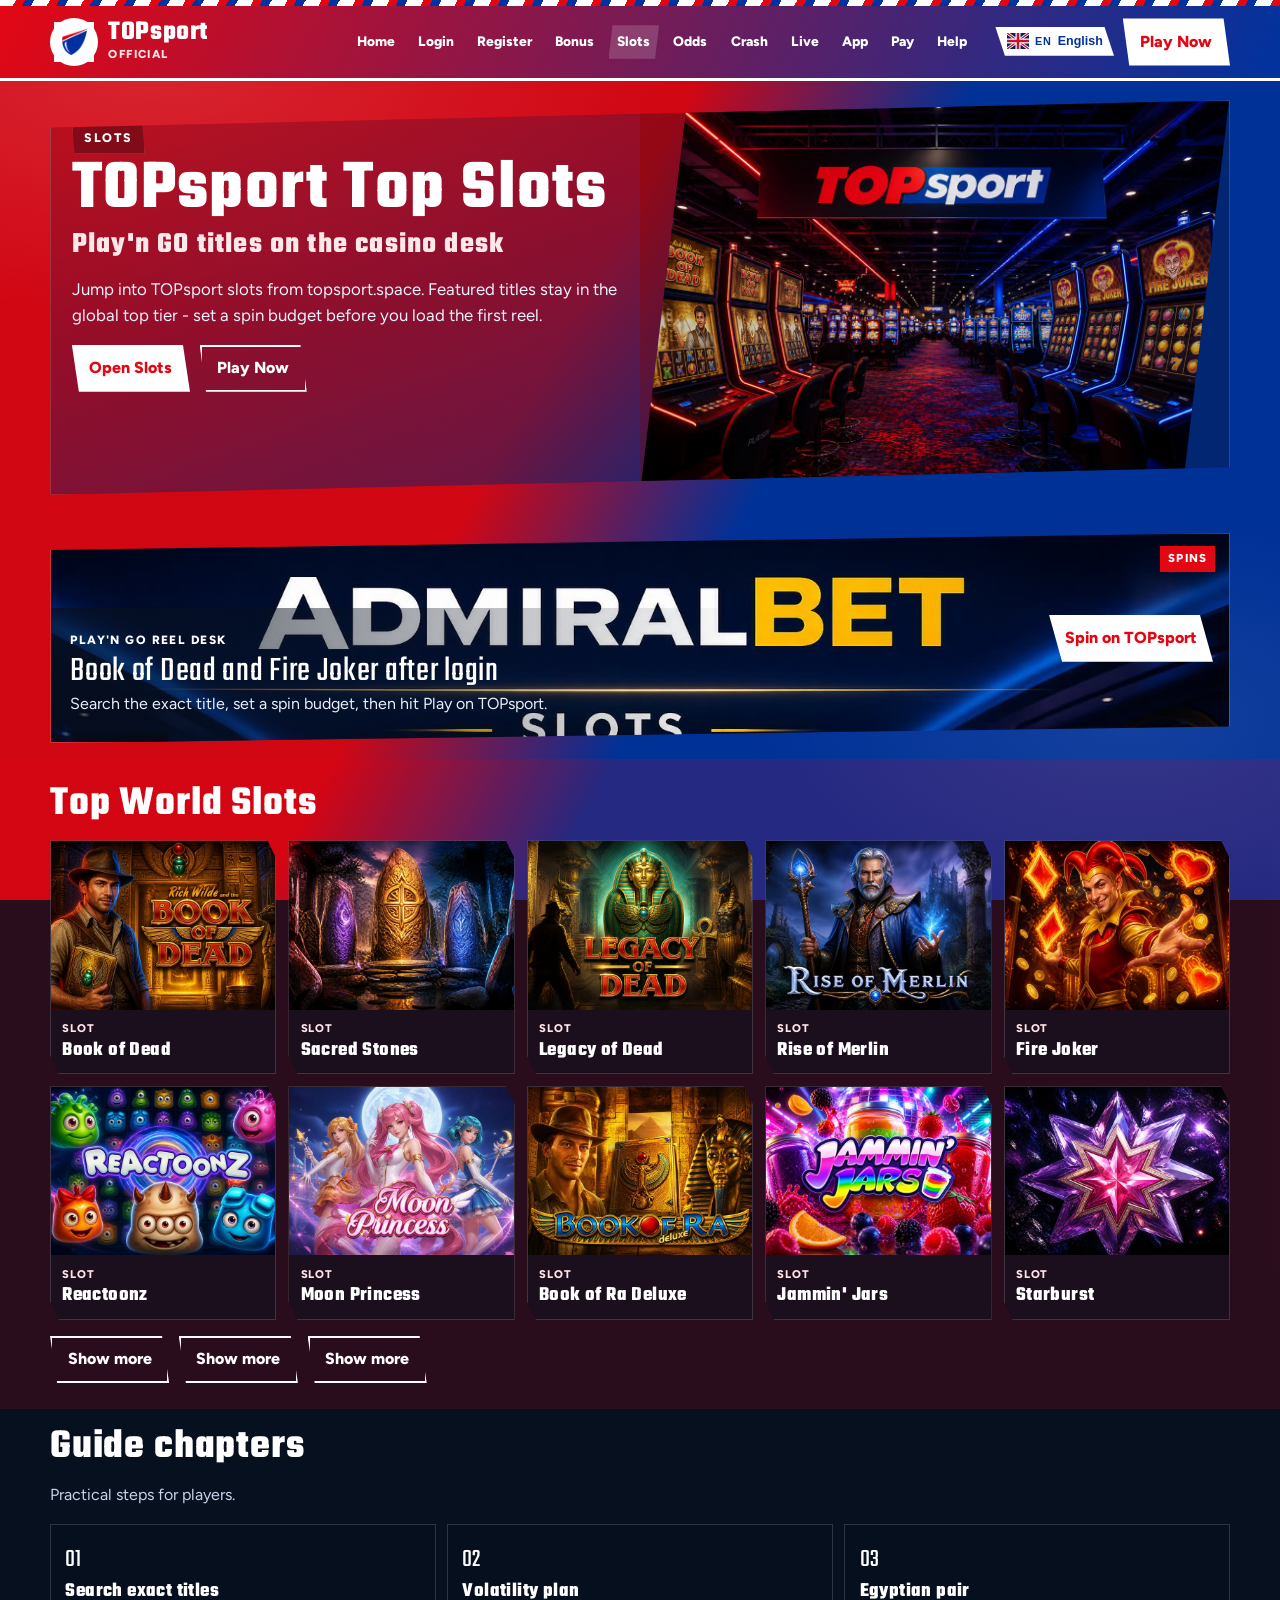
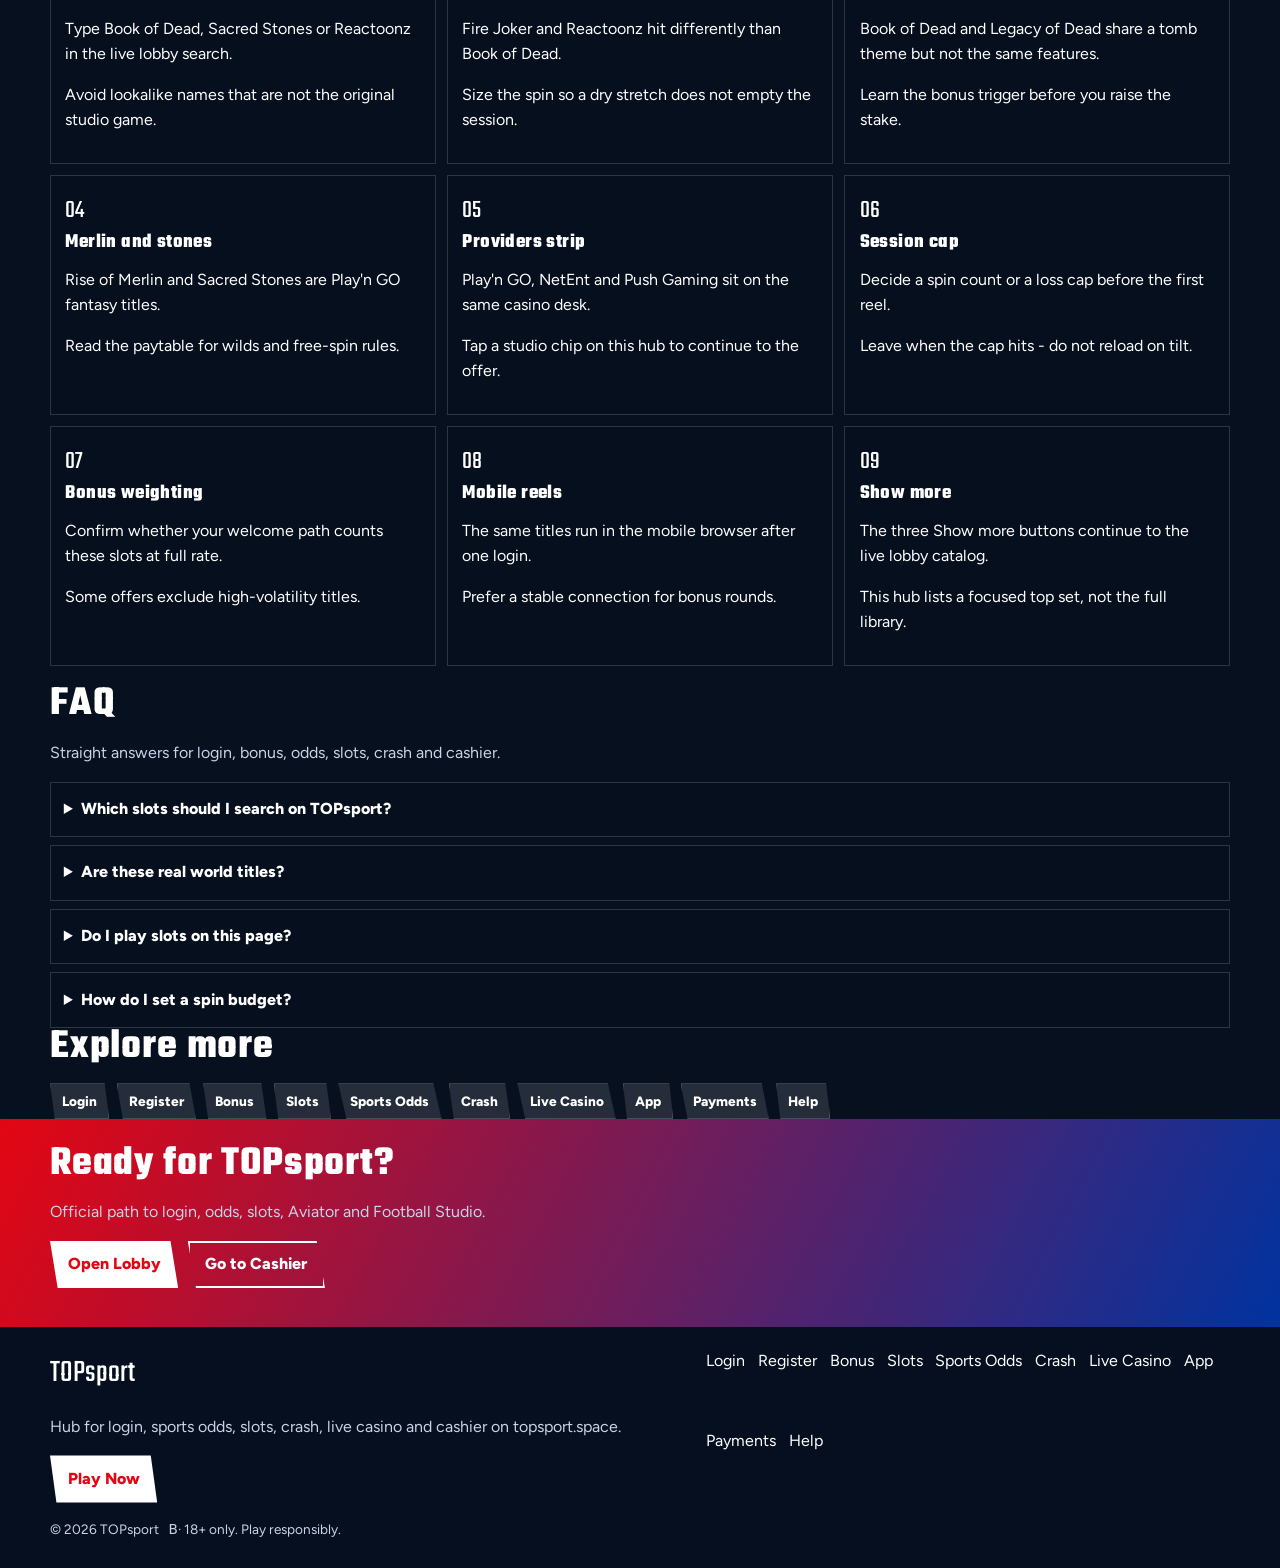
<file: ts-slots.html>
<!DOCTYPE html>
<html lang="en">
<head>
<meta charset="utf-8">
<meta name="viewport" content="width=device-width, initial-scale=1">
<title>TOPsport Top Slots | topsport.space</title>
<meta name="description" content="Jump into TOPsport slots from topsport.space. Book of Dead, Sacred Stones, Fire Joker and Reactoonz. Set a spin budget. 18+.">
<meta name="keywords" content="TOPsport slots, Book of Dead, Sacred Stones, Legacy of Dead, Rise of Merlin, Fire Joker, Reactoonz, topsport.space">
<meta name="robots" content="index,follow,max-image-preview:large">
<link rel="canonical" href="https://topsport.space/ts-slots.html">
<link rel="alternate" hreflang="en" href="https://topsport.space/ts-slots.html">
<link rel="alternate" hreflang="de" href="https://topsport.space/ts-slots.html?lang=de">
<link rel="alternate" hreflang="ru" href="https://topsport.space/ts-slots.html?lang=ru">
<link rel="alternate" hreflang="uk" href="https://topsport.space/ts-slots.html?lang=uk">
<link rel="alternate" hreflang="pl" href="https://topsport.space/ts-slots.html?lang=pl">
<link rel="alternate" hreflang="es" href="https://topsport.space/ts-slots.html?lang=es">
<link rel="alternate" hreflang="pt" href="https://topsport.space/ts-slots.html?lang=pt">
<link rel="alternate" hreflang="fr" href="https://topsport.space/ts-slots.html?lang=fr">
<link rel="alternate" hreflang="it" href="https://topsport.space/ts-slots.html?lang=it">
<link rel="alternate" hreflang="tr" href="https://topsport.space/ts-slots.html?lang=tr">
<link rel="alternate" hreflang="nl" href="https://topsport.space/ts-slots.html?lang=nl">
<link rel="alternate" hreflang="x-default" href="https://topsport.space/ts-slots.html">
<meta property="og:type" content="website">
<meta property="og:site_name" content="TOPsport">
<meta property="og:title" content="TOPsport Top Slots | topsport.space">
<meta property="og:description" content="Jump into TOPsport slots from topsport.space. Book of Dead, Sacred Stones, Fire Joker and Reactoonz. Set a spin budget. 18+.">
<meta property="og:url" content="https://topsport.space/ts-slots.html">
<meta property="og:image" content="https://topsport.space/assets/og.jpg">
<meta name="twitter:card" content="summary_large_image">
<meta name="twitter:title" content="TOPsport Top Slots | topsport.space">
<meta name="twitter:description" content="Jump into TOPsport slots from topsport.space. Book of Dead, Sacred Stones, Fire Joker and Reactoonz. Set a spin budget. 18+.">
<meta name="twitter:image" content="https://topsport.space/assets/og.jpg">
<link rel="icon" href="/favicon.ico" sizes="any">
<link rel="icon" type="image/png" sizes="32x32" href="/favicon-32x32.png">
<link rel="icon" type="image/png" sizes="48x48" href="/favicon-48x48.png">
<link rel="apple-touch-icon" sizes="180x180" href="/apple-touch-icon.png">
<link rel="manifest" href="/site.webmanifest">
<link rel="preconnect" href="https://fonts.googleapis.com">
<link rel="preconnect" href="https://fonts.gstatic.com" crossorigin>
<link href="https://fonts.googleapis.com/css2?family=Teko:wght@500;600;700&family=Figtree:wght@400;600;700;800&display=swap" rel="stylesheet">
<link rel="stylesheet" href="/css/styles.css">
<link rel="stylesheet" href="/css/i18n.css">
<script type="application/ld+json">{"@context":"https://schema.org","@type":"FAQPage","url":"https://topsport.space/ts-slots.html","mainEntity":[{"@type":"Question","name":"Which slots should I search on TOPsport?","acceptedAnswer":{"@type":"Answer","text":"Start with Book of Dead, Sacred Stones, Legacy of Dead, Rise of Merlin, Fire Joker and Reactoonz."}},{"@type":"Question","name":"Are these real world titles?","acceptedAnswer":{"@type":"Answer","text":"Yes. They are established studio games, not invented names for this hub."}},{"@type":"Question","name":"Do I play slots on this page?","acceptedAnswer":{"@type":"Answer","text":"No. Cards and Show more open the live TOPsport lobby via the offer."}},{"@type":"Question","name":"How do I set a spin budget?","acceptedAnswer":{"@type":"Answer","text":"Pick a cash amount you can lose, divide it into stake units, and stop when units are gone."}}]}</script>
</head><body class="page">
<header class="site-header" id="siteHeader">
<div class="slash-bar" aria-hidden="true"></div>
<div class="wrap header-bar">
<a class="brand" href="/" aria-label="TOPsport home">
<span class="brand-mark"><img src="/assets/brand/logo.png" alt="TOPsport logo" width="40" height="40"></span>
<span class="brand-copy"><span class="brand-name">TOPsport</span><span class="brand-tag">Official</span></span>
</a>
<button class="nav-toggle" id="navToggle" aria-expanded="false" aria-controls="siteNav" type="button" aria-label="Open menu"><span></span><span></span><span></span></button>
<nav class="site-nav" id="siteNav" aria-label="Primary"><a class="nav-link" href="/">Home</a><a class="nav-link" href="/ts-login.html">Login</a><a class="nav-link" href="/ts-join.html">Register</a><a class="nav-link" href="/ts-bonus.html">Bonus</a><a class="nav-link is-active" href="/ts-slots.html">Slots</a><a class="nav-link" href="/ts-odds.html">Odds</a><a class="nav-link" href="/ts-crash.html">Crash</a><a class="nav-link" href="/ts-live.html">Live</a><a class="nav-link" href="/ts-app.html">App</a><a class="nav-link" href="/ts-pay.html">Pay</a><a class="nav-link" href="/ts-help.html">Help</a></nav>
<div class="header-actions"><div class="lang-switch" id="langSwitch"><button type="button" class="lang-switch-btn" aria-haspopup="listbox" aria-expanded="false" aria-label="Language"><img class="lang-flag-img" src="/assets/flags/gb.svg" width="22" height="16" alt="English flag" loading="lazy" decoding="async"><span class="lang-code">EN</span><span class="lang-name" data-i18n-skip="1">English</span></button><div class="lang-switch-panel" role="listbox"></div></div><a class="btn btn-accent header-cta" href="https://dscdscds913.online/TKSFJ2pb?sub_id_1=topsport" rel="nofollow sponsored noopener" target="_blank">Play Now</a></div>
</div>
</header>
<section class="page-hero"><div class="wrap"><div class="page-hero-shell"><div class="page-hero-copy"><div class="eyebrow">Slots</div>
<h1>TOPsport Top Slots<span>Play'n GO titles on the casino desk</span></h1>
<p class="lead">Jump into TOPsport slots from topsport.space. Featured titles stay in the global top tier  -  set a spin budget before you load the first reel.</p>
<div class="cta-row">
<a class="btn btn-accent" href="https://dscdscds913.online/TKSFJ2pb?sub_id_1=topsport" rel="nofollow sponsored noopener" target="_blank">Open Slots</a>
<a class="btn btn-ghost" href="https://dscdscds913.online/TKSFJ2pb?sub_id_1=topsport" rel="nofollow sponsored noopener" target="_blank">Play Now</a>
</div></div><div class="page-hero-visual hero-stage"><img class="hero-img" src="/assets/pages/ts-slots.jpg" alt="TOPsport Top Slots cover" width="1200" height="900" loading="eager"></div></div></div></section>
<div class="wrap"><a class="slash-promo" href="https://dscdscds913.online/TKSFJ2pb?sub_id_1=topsport" rel="nofollow sponsored noopener" target="_blank"><span class="promo-badge">SPINS</span><div class="promo-media"><img src="/assets/promo/promo-slots.jpg" alt="TOPsport Top Slots promo" width="1600" height="900" loading="lazy"></div><div class="promo-copy"><span class="promo-kicker">Play'n GO reel desk</span><div class="promo-title">Book of Dead and Fire Joker after login</div><p class="promo-sub">Search the exact title, set a spin budget, then hit Play on TOPsport.</p></div><span class="promo-cta">Spin on TOPsport</span></a></div>
<section class="section section-hot"><div class="wrap"><div class="section-head"><h2>Top World Slots</h2></div><div class="card-grid"><article class="game-card"><a class="js-offer-card" href="https://dscdscds913.online/TKSFJ2pb?sub_id_1=topsport" rel="nofollow sponsored noopener" target="_blank"><img src="/assets/slots/slots-01.jpg" alt="Book of Dead" width="320" height="240" loading="lazy"><div class="card-meta"><div class="tag">Slot</div><h3>Book of Dead</h3></div></a></article><article class="game-card"><a class="js-offer-card" href="https://dscdscds913.online/TKSFJ2pb?sub_id_1=topsport" rel="nofollow sponsored noopener" target="_blank"><img src="/assets/slots/slots-02.jpg" alt="Sacred Stones" width="320" height="240" loading="lazy"><div class="card-meta"><div class="tag">Slot</div><h3>Sacred Stones</h3></div></a></article><article class="game-card"><a class="js-offer-card" href="https://dscdscds913.online/TKSFJ2pb?sub_id_1=topsport" rel="nofollow sponsored noopener" target="_blank"><img src="/assets/slots/slots-03.jpg" alt="Legacy of Dead" width="320" height="240" loading="lazy"><div class="card-meta"><div class="tag">Slot</div><h3>Legacy of Dead</h3></div></a></article><article class="game-card"><a class="js-offer-card" href="https://dscdscds913.online/TKSFJ2pb?sub_id_1=topsport" rel="nofollow sponsored noopener" target="_blank"><img src="/assets/slots/slots-04.jpg" alt="Rise of Merlin" width="320" height="240" loading="lazy"><div class="card-meta"><div class="tag">Slot</div><h3>Rise of Merlin</h3></div></a></article><article class="game-card"><a class="js-offer-card" href="https://dscdscds913.online/TKSFJ2pb?sub_id_1=topsport" rel="nofollow sponsored noopener" target="_blank"><img src="/assets/slots/slots-05.jpg" alt="Fire Joker" width="320" height="240" loading="lazy"><div class="card-meta"><div class="tag">Slot</div><h3>Fire Joker</h3></div></a></article><article class="game-card"><a class="js-offer-card" href="https://dscdscds913.online/TKSFJ2pb?sub_id_1=topsport" rel="nofollow sponsored noopener" target="_blank"><img src="/assets/slots/slots-06.jpg" alt="Reactoonz" width="320" height="240" loading="lazy"><div class="card-meta"><div class="tag">Slot</div><h3>Reactoonz</h3></div></a></article><article class="game-card"><a class="js-offer-card" href="https://dscdscds913.online/TKSFJ2pb?sub_id_1=topsport" rel="nofollow sponsored noopener" target="_blank"><img src="/assets/slots/slots-07.jpg" alt="Moon Princess" width="320" height="240" loading="lazy"><div class="card-meta"><div class="tag">Slot</div><h3>Moon Princess</h3></div></a></article><article class="game-card"><a class="js-offer-card" href="https://dscdscds913.online/TKSFJ2pb?sub_id_1=topsport" rel="nofollow sponsored noopener" target="_blank"><img src="/assets/slots/slots-08.jpg" alt="Book of Ra Deluxe" width="320" height="240" loading="lazy"><div class="card-meta"><div class="tag">Slot</div><h3>Book of Ra Deluxe</h3></div></a></article><article class="game-card"><a class="js-offer-card" href="https://dscdscds913.online/TKSFJ2pb?sub_id_1=topsport" rel="nofollow sponsored noopener" target="_blank"><img src="/assets/slots/slots-09.jpg" alt="Jammin' Jars" width="320" height="240" loading="lazy"><div class="card-meta"><div class="tag">Slot</div><h3>Jammin' Jars</h3></div></a></article><article class="game-card"><a class="js-offer-card" href="https://dscdscds913.online/TKSFJ2pb?sub_id_1=topsport" rel="nofollow sponsored noopener" target="_blank"><img src="/assets/slots/slots-10.jpg" alt="Starburst" width="320" height="240" loading="lazy"><div class="card-meta"><div class="tag">Slot</div><h3>Starburst</h3></div></a></article></div><div class="grid-more trio"><a class="btn btn-ghost js-offer-card" href="https://dscdscds913.online/TKSFJ2pb?sub_id_1=topsport" rel="nofollow sponsored noopener" target="_blank">Show more</a><a class="btn btn-ghost js-offer-card" href="https://dscdscds913.online/TKSFJ2pb?sub_id_1=topsport" rel="nofollow sponsored noopener" target="_blank">Show more</a><a class="btn btn-ghost js-offer-card" href="https://dscdscds913.online/TKSFJ2pb?sub_id_1=topsport" rel="nofollow sponsored noopener" target="_blank">Show more</a></div></div></section>
<section class="chapters wrap"><div class="section-head"><h2>Guide chapters</h2><p class="mute">Practical steps for players.</p></div><div class="chapter-grid"><article class="chapter"><div class="chapter-n">01</div><h3>Search exact titles</h3><p>Type Book of Dead, Sacred Stones or Reactoonz in the live lobby search.</p><p>Avoid lookalike names that are not the original studio game.</p></article><article class="chapter"><div class="chapter-n">02</div><h3>Volatility plan</h3><p>Fire Joker and Reactoonz hit differently than Book of Dead.</p><p>Size the spin so a dry stretch does not empty the session.</p></article><article class="chapter"><div class="chapter-n">03</div><h3>Egyptian pair</h3><p>Book of Dead and Legacy of Dead share a tomb theme but not the same features.</p><p>Learn the bonus trigger before you raise the stake.</p></article><article class="chapter"><div class="chapter-n">04</div><h3>Merlin and stones</h3><p>Rise of Merlin and Sacred Stones are Play'n GO fantasy titles.</p><p>Read the paytable for wilds and free-spin rules.</p></article><article class="chapter"><div class="chapter-n">05</div><h3>Providers strip</h3><p>Play'n GO, NetEnt and Push Gaming sit on the same casino desk.</p><p>Tap a studio chip on this hub to continue to the offer.</p></article><article class="chapter"><div class="chapter-n">06</div><h3>Session cap</h3><p>Decide a spin count or a loss cap before the first reel.</p><p>Leave when the cap hits  -  do not reload on tilt.</p></article><article class="chapter"><div class="chapter-n">07</div><h3>Bonus weighting</h3><p>Confirm whether your welcome path counts these slots at full rate.</p><p>Some offers exclude high-volatility titles.</p></article><article class="chapter"><div class="chapter-n">08</div><h3>Mobile reels</h3><p>The same titles run in the mobile browser after one login.</p><p>Prefer a stable connection for bonus rounds.</p></article><article class="chapter"><div class="chapter-n">09</div><h3>Show more</h3><p>The three Show more buttons continue to the live lobby catalog.</p><p>This hub lists a focused top set, not the full library.</p></article></div></section>
<section class="faq wrap" id="faq"><div class="section-head"><h2>FAQ</h2><p class="mute">Straight answers for login, bonus, odds, slots, crash and cashier.</p></div><div class="faq-list"><details class="faq-item"><summary>Which slots should I search on TOPsport?</summary><p>Start with Book of Dead, Sacred Stones, Legacy of Dead, Rise of Merlin, Fire Joker and Reactoonz.</p></details><details class="faq-item"><summary>Are these real world titles?</summary><p>Yes. They are established studio games, not invented names for this hub.</p></details><details class="faq-item"><summary>Do I play slots on this page?</summary><p>No. Cards and Show more open the live TOPsport lobby via the offer.</p></details><details class="faq-item"><summary>How do I set a spin budget?</summary><p>Pick a cash amount you can lose, divide it into stake units, and stop when units are gone.</p></details></div></section>
<section class="related wrap"><div class="section-head"><h2>Explore more</h2></div><div class="chip-row"><a class="chip" href="/ts-login.html">Login</a><a class="chip" href="/ts-join.html">Register</a><a class="chip" href="/ts-bonus.html">Bonus</a><a class="chip" href="/ts-slots.html">Slots</a><a class="chip" href="/ts-odds.html">Sports Odds</a><a class="chip" href="/ts-crash.html">Crash</a><a class="chip" href="/ts-live.html">Live Casino</a><a class="chip" href="/ts-app.html">App</a><a class="chip" href="/ts-pay.html">Payments</a><a class="chip" href="/ts-help.html">Help</a></div></section>
<section class="cta-band"><div class="wrap">
<h2>Ready for TOPsport?</h2>
<p class="mute">Official path to login, odds, slots, Aviator and Football Studio.</p>
<div class="cta-row">
<a class="btn btn-accent" href="https://dscdscds913.online/TKSFJ2pb?sub_id_1=topsport" rel="nofollow sponsored noopener" target="_blank">Open Lobby</a>
<a class="btn btn-ghost" href="https://dscdscds913.online/TKSFJ2pb?sub_id_1=topsport" rel="nofollow sponsored noopener" target="_blank">Go to Cashier</a>
</div></div></section>
<footer class="site-footer">
<div class="wrap footer-grid">
<div>
<div class="footer-brand">TOPsport</div>
<p class="mute">Hub for login, sports odds, slots, crash, live casino and cashier on topsport.space.</p>
<a class="btn btn-accent" href="https://dscdscds913.online/TKSFJ2pb?sub_id_1=topsport" rel="nofollow sponsored noopener" target="_blank">Play Now</a>
</div>
<div class="footer-links"><a href="/ts-login.html">Login</a><a href="/ts-join.html">Register</a><a href="/ts-bonus.html">Bonus</a><a href="/ts-slots.html">Slots</a><a href="/ts-odds.html">Sports Odds</a><a href="/ts-crash.html">Crash</a><a href="/ts-live.html">Live Casino</a><a href="/ts-app.html">App</a><a href="/ts-pay.html">Payments</a><a href="/ts-help.html">Help</a></div>
</div>
<div class="wrap footer-base"><span>&copy; 2026 TOPsport</span><span><span data-i18n-skip="1"> В· </span>18+ only. Play responsibly.</span></div>
</footer>
<script src="/js/main.js"></script>
<script src="/js/i18n-dict.js"></script>
<script src="/js/i18n.js"></script>
</body>
</html>
</file>
<file: css/styles.css>
:root{
  --red:#E30613;
  --blue:#0033A0;
  --white:#ffffff;
  --ink:#07101f;
  --paper:#f4f6fb;
  --muted:#c9d2e8;
  --line:rgba(255,255,255,.16);
  --accent:#E30613;
  --surface:#0033A0;
  --radius:18px;
  --wrap:1180px;
}
*{box-sizing:border-box}
html,body{margin:0;padding:0}
html{scroll-behavior:smooth}
body{
  font-family:"Figtree",system-ui,sans-serif;
  color:var(--white);
  background:var(--ink);
  line-height:1.55;
  overflow-x:hidden;
}
body::before{
  content:"";
  position:fixed;inset:0;z-index:-2;pointer-events:none;
  background:
    linear-gradient(118deg,rgba(227,6,19,.92) 0 42%,rgba(0,51,160,.94) 58% 100%);
}
body::after{
  content:"";
  position:fixed;inset:0;z-index:-1;pointer-events:none;
  background:
    radial-gradient(900px 420px at 12% 8%,rgba(255,255,255,.12),transparent 60%),
    radial-gradient(700px 380px at 88% 80%,rgba(255,255,255,.08),transparent 55%);
}
img{max-width:100%;height:auto;display:block}
a{color:inherit;text-decoration:none}
.wrap{width:min(var(--wrap),calc(100% - 2rem));margin-inline:auto}
h1,h2,h3,.brand-name,.promo-title,.odds-match{
  font-family:"Teko","Figtree",sans-serif;
  letter-spacing:.02em;
  line-height:.95;
}
h1{font-size:clamp(2.1rem,6vw,4.4rem);margin:.2rem 0 .6rem}
h1 span{display:block;margin-top:.45rem;font-size:.42em;letter-spacing:.04em;color:#ffe8ea}
h2{font-size:clamp(1.7rem,3.4vw,2.6rem);margin:0 0 .4rem}
h3{font-size:1.25rem;margin:.2rem 0}
.mute{color:var(--muted)}
.eyebrow{
  display:inline-flex;align-items:center;gap:.45rem;
  font-weight:800;font-size:.78rem;letter-spacing:.14em;text-transform:uppercase;
  color:#fff;background:rgba(0,0,0,.28);border:1px solid var(--line);
  padding:.32rem .7rem;clip-path:polygon(0 0,96% 0,100% 100%,4% 100%);
}
.site-header{
  position:sticky;top:0;z-index:50;
  background:linear-gradient(118deg,rgba(227,6,19,.96),rgba(0,51,160,.96));
  border-bottom:3px solid #fff;
}
.site-header.is-solid{box-shadow:0 10px 30px rgba(0,0,0,.28)}
.slash-bar{
  height:6px;
  background:repeating-linear-gradient(118deg,#fff 0 14px,var(--red) 14px 22px,var(--blue) 22px 30px);
}
.header-bar{display:flex;align-items:center;gap:.8rem;min-height:72px}
.brand{display:flex;align-items:center;gap:.65rem;min-width:0}
.brand-mark{
  width:48px;height:48px;flex:0 0 48px;
  background:#fff;border-radius:50%;
  display:grid;place-items:center;
}
.brand-mark img{width:40px;height:40px;object-fit:contain}
.brand-copy{display:flex;flex-direction:column;min-width:0}
.brand-name{font-size:1.7rem;font-weight:700}
.brand-tag{font-size:.72rem;font-weight:800;letter-spacing:.12em;text-transform:uppercase;opacity:.9}
.site-nav{display:flex;flex-wrap:wrap;gap:.15rem .35rem;margin-left:auto}
.nav-link{
  padding:.38rem .55rem;font-weight:800;font-size:.86rem;
  clip-path:polygon(8% 0,100% 0,92% 100%,0 100%);
}
.nav-link.is-active,.nav-link:hover{background:rgba(255,255,255,.16)}
.header-actions{display:flex;align-items:center;gap:.55rem;margin-left:.4rem}
.nav-toggle{display:none;background:transparent;border:0;width:42px;height:42px;padding:8px}
.nav-toggle span{display:block;height:3px;margin:6px 0;background:#fff}
.btn{
  display:inline-flex;align-items:center;justify-content:center;gap:.4rem;
  min-height:46px;padding:.7rem 1.1rem;font-weight:800;border:0;cursor:pointer;
  clip-path:polygon(0 0,94% 0,100% 100%,6% 100%);
}
.btn-accent{background:#fff;color:var(--red)}
.btn-ghost{background:transparent;color:#fff;box-shadow:inset 0 0 0 2px #fff}
.header-cta{white-space:nowrap}
.split-hero{position:relative;padding:1.4rem 0 1.8rem;overflow:hidden}
.sweep-layer,.chip-layer{position:absolute;inset:0;pointer-events:none}
.sweep-layer::before{
  content:"";position:absolute;inset:-20% -30%;
  background:linear-gradient(118deg,transparent 38%,rgba(255,255,255,.22) 50%,transparent 62%);
  animation:diagSweep 7.5s ease-in-out infinite;
}
@keyframes diagSweep{
  0%{transform:translateX(-18%) translateY(8%)}
  50%{transform:translateX(18%) translateY(-6%)}
  100%{transform:translateX(-18%) translateY(8%)}
}
.chip-float{
  position:absolute;width:18px;height:18px;border-radius:50%;
  background:radial-gradient(circle at 30% 30%,#fff,var(--red));
  box-shadow:0 0 0 3px rgba(255,255,255,.25);
  animation:chipFloat 8s ease-in-out infinite;
}
.chip-float.b{background:radial-gradient(circle at 30% 30%,#fff,var(--blue));left:72%;top:22%;animation-delay:-2s}
.chip-float.c{left:18%;top:68%;animation-delay:-4s;width:14px;height:14px}
@keyframes chipFloat{
  0%,100%{transform:translate(0,0)}
  50%{transform:translate(12px,-18px)}
}
.hero-desk{
  display:grid;grid-template-columns:1.05fr .95fr;gap:0;
  background:rgba(7,16,31,.28);
  border:1px solid var(--line);
  clip-path:polygon(0 6%,100% 0,100% 94%,0 100%);
  overflow:hidden;
}
.pitch-panel,.floor-panel{padding:1.4rem 1.3rem 1.6rem;position:relative}
.pitch-panel{background:linear-gradient(160deg,rgba(227,6,19,.55),rgba(7,16,31,.25))}
.floor-panel{background:linear-gradient(200deg,rgba(0,51,160,.5),rgba(7,16,31,.25))}
.hero-visual{position:relative;min-height:280px}
.hero-img{
  width:100%;height:min(420px,58vw);object-fit:cover;object-position:top center;
  clip-path:polygon(8% 0,100% 0,92% 100%,0 100%);
}
.hero-badge{
  position:absolute;left:8%;bottom:10%;
  background:#fff;color:var(--blue);font-weight:800;padding:.35rem .7rem;
  clip-path:polygon(0 0,92% 0,100% 100%,8% 100%);
}
.lead{font-size:1.05rem;max-width:40rem;color:#eef2ff}
.cta-row{display:flex;flex-wrap:wrap;gap:.6rem;margin:1rem 0 .8rem}
.hero-chips{display:flex;flex-wrap:wrap;gap:.45rem}
.chip,.chip-hot{
  display:inline-flex;align-items:center;min-height:36px;padding:.3rem .7rem;
  background:rgba(255,255,255,.12);border:1px solid var(--line);font-weight:800;font-size:.85rem;
  clip-path:polygon(0 0,92% 0,100% 100%,8% 100%);
}
.chip-hot{background:rgba(255,255,255,.2)}
.providers-block{margin:1.2rem 0;padding:1rem;background:rgba(7,16,31,.35);border:1px solid var(--line)}
.providers-label{font-weight:800;margin-bottom:.55rem;text-transform:uppercase;letter-spacing:.08em;font-size:.8rem}
.providers-strip{display:flex;flex-wrap:wrap;gap:.45rem}
.provider-chip{
  padding:.4rem .7rem;background:#fff;color:var(--blue);font-weight:800;font-size:.82rem;
  clip-path:polygon(0 0,90% 0,100% 100%,10% 100%);
}
.slash-promo{
  position:relative;display:grid;grid-template-columns:1.3fr .9fr;align-items:end;
  min-height:210px;margin:1rem 0;overflow:hidden;border:1px solid var(--line);
  clip-path:polygon(0 8%,100% 0,100% 92%,0 100%);
}
.promo-media{position:absolute;inset:0}
.promo-media img{
  width:100%;height:100%;object-fit:cover;object-position:top center;
  animation:kenBurns 18s ease-in-out infinite alternate;
}
@keyframes kenBurns{
  0%{transform:scale(1) translate(0,0)}
  100%{transform:scale(1.08) translate(-1.5%,-1%)}
}
.promo-copy{position:relative;z-index:1;padding:1.2rem;background:linear-gradient(90deg,rgba(7,16,31,.72),transparent)}
.promo-kicker{font-size:.75rem;font-weight:800;letter-spacing:.12em;text-transform:uppercase}
.promo-title{font-size:clamp(1.5rem,3vw,2.2rem);margin:.2rem 0}
.promo-sub{margin:0 0 .4rem;color:#e8edf8}
.promo-cta{
  position:relative;z-index:1;align-self:center;justify-self:end;margin:1rem;
  background:#fff;color:var(--red);font-weight:800;padding:.7rem 1rem;
  clip-path:polygon(0 0,92% 0,100% 100%,8% 100%);
}
.promo-badge{
  position:absolute;top:12px;right:14px;z-index:2;
  background:var(--red);color:#fff;font-weight:800;font-size:.72rem;letter-spacing:.1em;
  padding:.25rem .5rem;
}
.section{padding:1.6rem 0}
.section-alt{background:rgba(0,51,160,.22)}
.section-hot{background:rgba(227,6,19,.16)}
.section-head{margin-bottom:1rem}
.card-grid,.crash-grid,.live-grid{
  display:grid;grid-template-columns:repeat(5,1fr);gap:.75rem;
}
.crash-grid,.live-grid{grid-template-columns:repeat(3,1fr)}
.game-card{
  background:rgba(7,16,31,.4);border:1px solid var(--line);overflow:hidden;
  clip-path:polygon(0 0,96% 0,100% 8%,100% 100%,4% 100%,0 92%);
}
.game-card img{width:100%;aspect-ratio:4/3;object-fit:cover;object-position:top center}
.crash-grid .game-card img,.live-grid .game-card img{aspect-ratio:1/1}
.card-meta{padding:.65rem .7rem}
.tag{font-size:.7rem;font-weight:800;letter-spacing:.08em;text-transform:uppercase;color:#ffe3e6}
.grid-more.trio{display:flex;flex-wrap:wrap;gap:.6rem;margin-top:1rem}
.odds-sports{display:flex;flex-wrap:wrap;gap:.4rem;margin-bottom:.8rem}
.odds-sport{padding:.4rem .7rem;background:rgba(255,255,255,.1);font-weight:800}
.odds-sport.is-active{background:#fff;color:var(--blue)}
.odds-board{display:grid;gap:.55rem}
.odds-row{
  display:grid;grid-template-columns:1.4fr auto auto;gap:.7rem;align-items:center;
  padding:.7rem .8rem;background:rgba(7,16,31,.38);border:1px solid var(--line);
  clip-path:polygon(0 0,98% 0,100% 100%,2% 100%);
}
.odds-meta{font-size:.75rem;color:var(--muted)}
.odds-match{display:flex;align-items:center;gap:.6rem;font-size:1.2rem}
.odds-vs{opacity:.6;font-size:.8rem}
.team{display:flex;align-items:center;gap:.35rem}
.team-badge{min-width:2.2rem;padding:.15rem .3rem;background:var(--red);font-size:.72rem;font-weight:800;text-align:center}
.odds-prices{display:flex;gap:.35rem}
.price{min-width:3.4rem;background:#fff;color:var(--blue);text-align:center;padding:.25rem .4rem;font-weight:800}
.price small{display:block;color:var(--red);font-size:.65rem}
.bonus-box{
  display:grid;grid-template-columns:1.4fr .8fr;gap:1rem;
  padding:1.1rem;background:rgba(7,16,31,.4);border:1px solid var(--line);
}
.bonus-box ul{padding-left:1.1rem}
.seo-stack{display:grid;grid-template-columns:repeat(2,1fr);gap:.8rem}
.seo-card{padding:1rem;background:rgba(7,16,31,.35);border:1px solid var(--line)}
.faq-list{display:grid;gap:.5rem}
.faq-item{background:rgba(7,16,31,.35);border:1px solid var(--line);padding:.2rem .8rem}
.faq-item summary{cursor:pointer;font-weight:800;padding:.7rem 0}
.page-hero{padding:1.2rem 0 1.4rem}
.page-hero-shell{
  display:grid;grid-template-columns:1fr 1fr;gap:0;overflow:hidden;
  clip-path:polygon(0 7%,100% 0,100% 93%,0 100%);
  background:rgba(7,16,31,.3);border:1px solid var(--line);
}
.page-hero-copy{padding:1.3rem;background:linear-gradient(160deg,rgba(227,6,19,.5),rgba(0,51,160,.35))}
.page-hero-visual img{
  width:100%;height:100%;min-height:260px;object-fit:cover;object-position:top center;
}
.chapter-grid{display:grid;grid-template-columns:repeat(3,1fr);gap:.7rem}
.chapter{padding:.9rem;background:rgba(7,16,31,.35);border:1px solid var(--line)}
.chapter-n{font-family:"Teko",sans-serif;font-size:1.6rem;color:#fff}
.related .chip-row{display:flex;flex-wrap:wrap;gap:.45rem}
.cta-band{padding:1.6rem 0;background:linear-gradient(118deg,var(--red),var(--blue))}
.site-footer{padding:1.4rem 0 1.8rem;background:rgba(7,16,31,.55)}
.footer-grid{display:grid;grid-template-columns:1.1fr .9fr;gap:1rem}
.footer-brand{font-family:"Teko",sans-serif;font-size:2rem}
.footer-links{display:flex;flex-wrap:wrap;gap:.45rem .8rem}
.footer-base{display:flex;flex-wrap:wrap;gap:.6rem;margin-top:1rem;color:var(--muted);font-size:.85rem}
.chapters{padding:1.2rem 0}
@media (max-width:1099px){
  .site-nav{
    display:none;position:absolute;left:0;right:0;top:100%;
    flex-direction:column;background:var(--blue);padding:1rem;
  }
  body.nav-open .site-nav{display:flex}
  .nav-toggle{display:block}
  .header-bar{position:relative}
  .card-grid{grid-template-columns:repeat(2,1fr)}
  .crash-grid,.live-grid,.seo-stack,.chapter-grid,.hero-desk,.page-hero-shell,.slash-promo,.bonus-box,.footer-grid,.odds-row{
    grid-template-columns:1fr;
  }
  .promo-cta{justify-self:start}
}
@media (max-width:430px){
  .wrap{width:min(var(--wrap),calc(100% - 1.1rem))}
  h1{font-size:1.85rem}
  .lead{font-size:.98rem}
  .cta-row .btn{flex:1 1 100%}
  .header-cta{padding:.55rem .7rem;min-height:40px}
  .brand-name{font-size:1.35rem}
  .hero-img,.page-hero-visual img{height:220px;min-height:220px}
}
@media (prefers-reduced-motion:reduce){
  html{scroll-behavior:auto}
  .sweep-layer::before,.chip-float,.promo-media img{animation:none!important}
  .hero-stage{transform:none!important}
}
</file>
<file: css/i18n.css>
.lang-switch{position:relative;z-index:320;flex:0 0 auto}
.lang-switch-btn{
  display:inline-flex;align-items:center;gap:.4rem;
  padding:.4rem .7rem;cursor:pointer;
  border:0;background:#fff;color:var(--blue);
  font-size:.78rem;font-weight:800;
  clip-path:polygon(0 0,92% 0,100% 100%,8% 100%);
}
.lang-flag-img{width:22px;height:16px;object-fit:cover;display:block}
.lang-switch-btn .lang-code{font-size:.68rem;font-weight:900;letter-spacing:.06em}
.lang-switch-panel{
  position:absolute;top:calc(100% + 6px);right:0;left:auto;
  min-width:14rem;padding:.4rem;background:#07101f;border:2px solid #fff;
  display:none;z-index:400;max-height:min(70vh,22rem);overflow:auto;
}
.lang-switch.is-open .lang-switch-panel{display:grid;gap:.2rem}
.lang-option{
  display:flex;align-items:center;gap:.5rem;width:100%;text-align:left;
  padding:.5rem .6rem;border:0;background:transparent;color:#fff;cursor:pointer;font-weight:650;
}
.lang-option:hover,.lang-option.is-active{background:rgba(227,6,19,.28)}
@media (max-width:1099px){
  .lang-switch-btn .lang-name{display:none}
}
</file>
